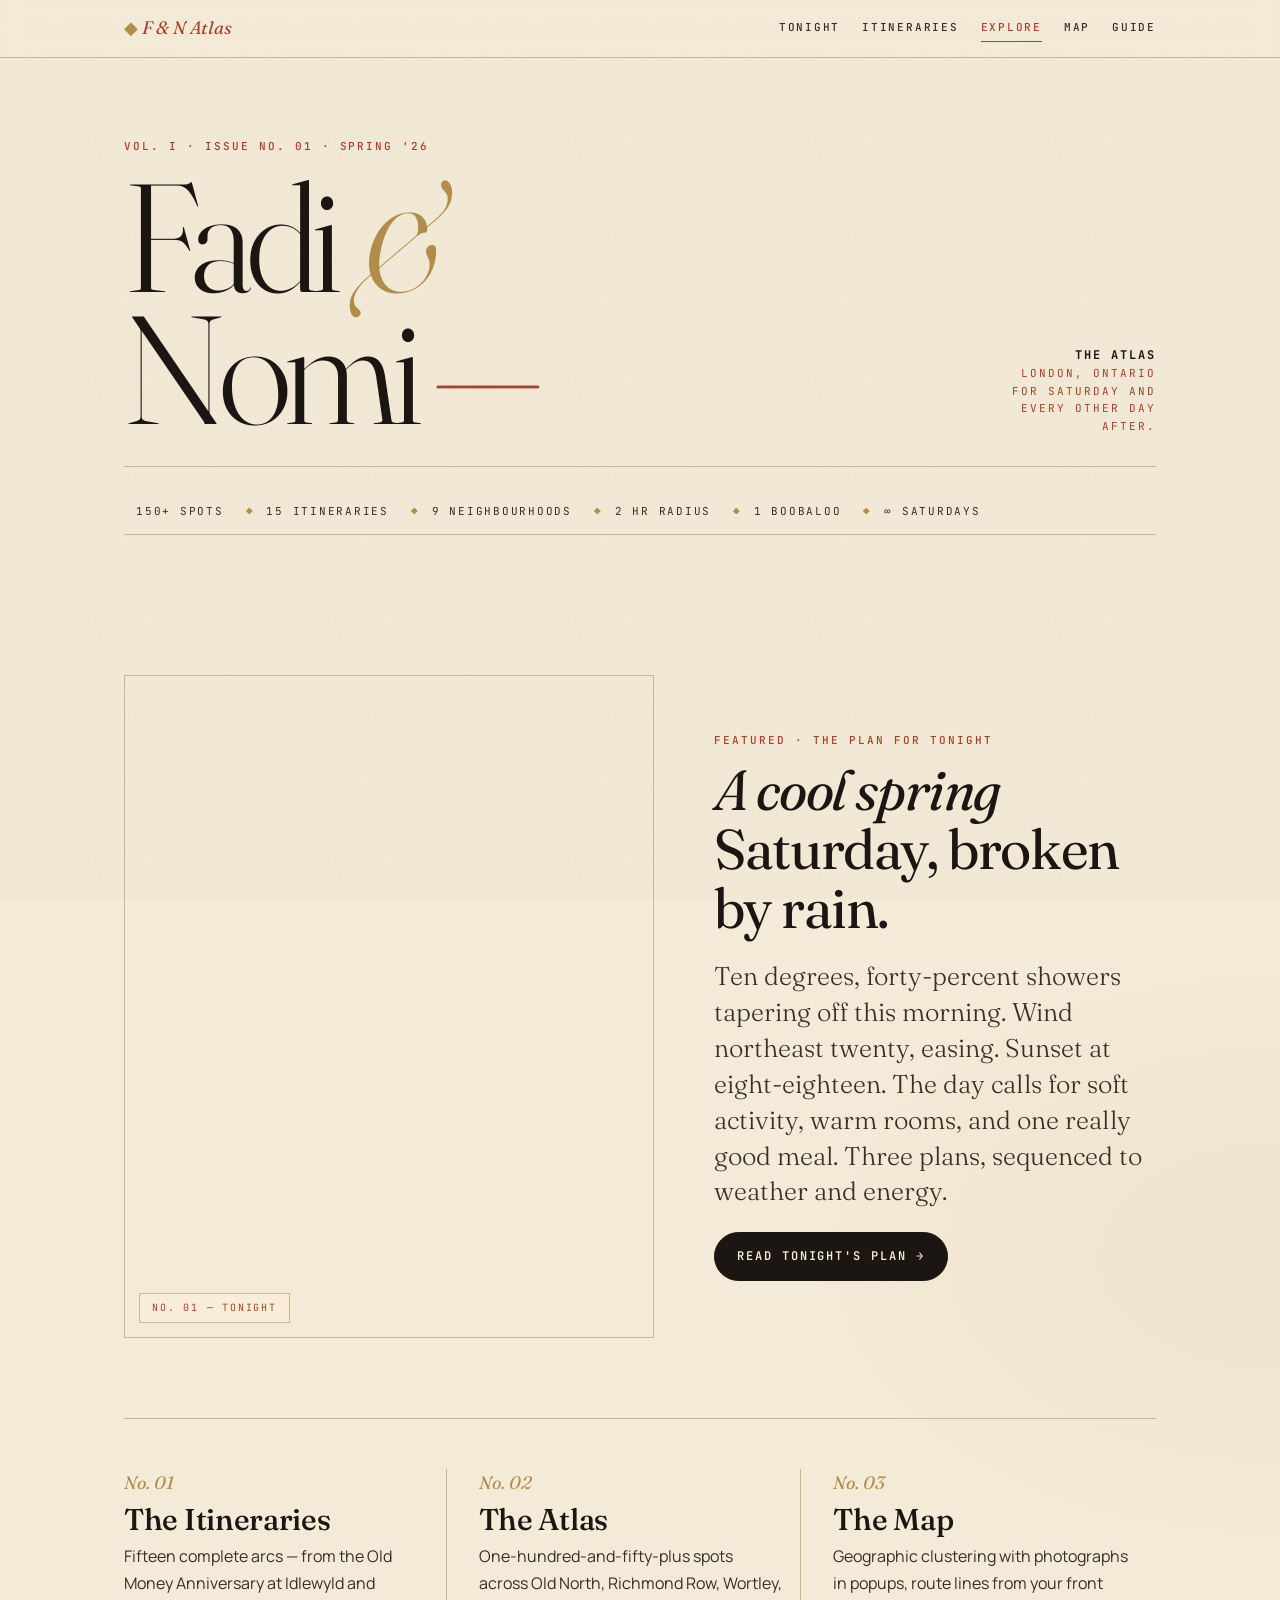
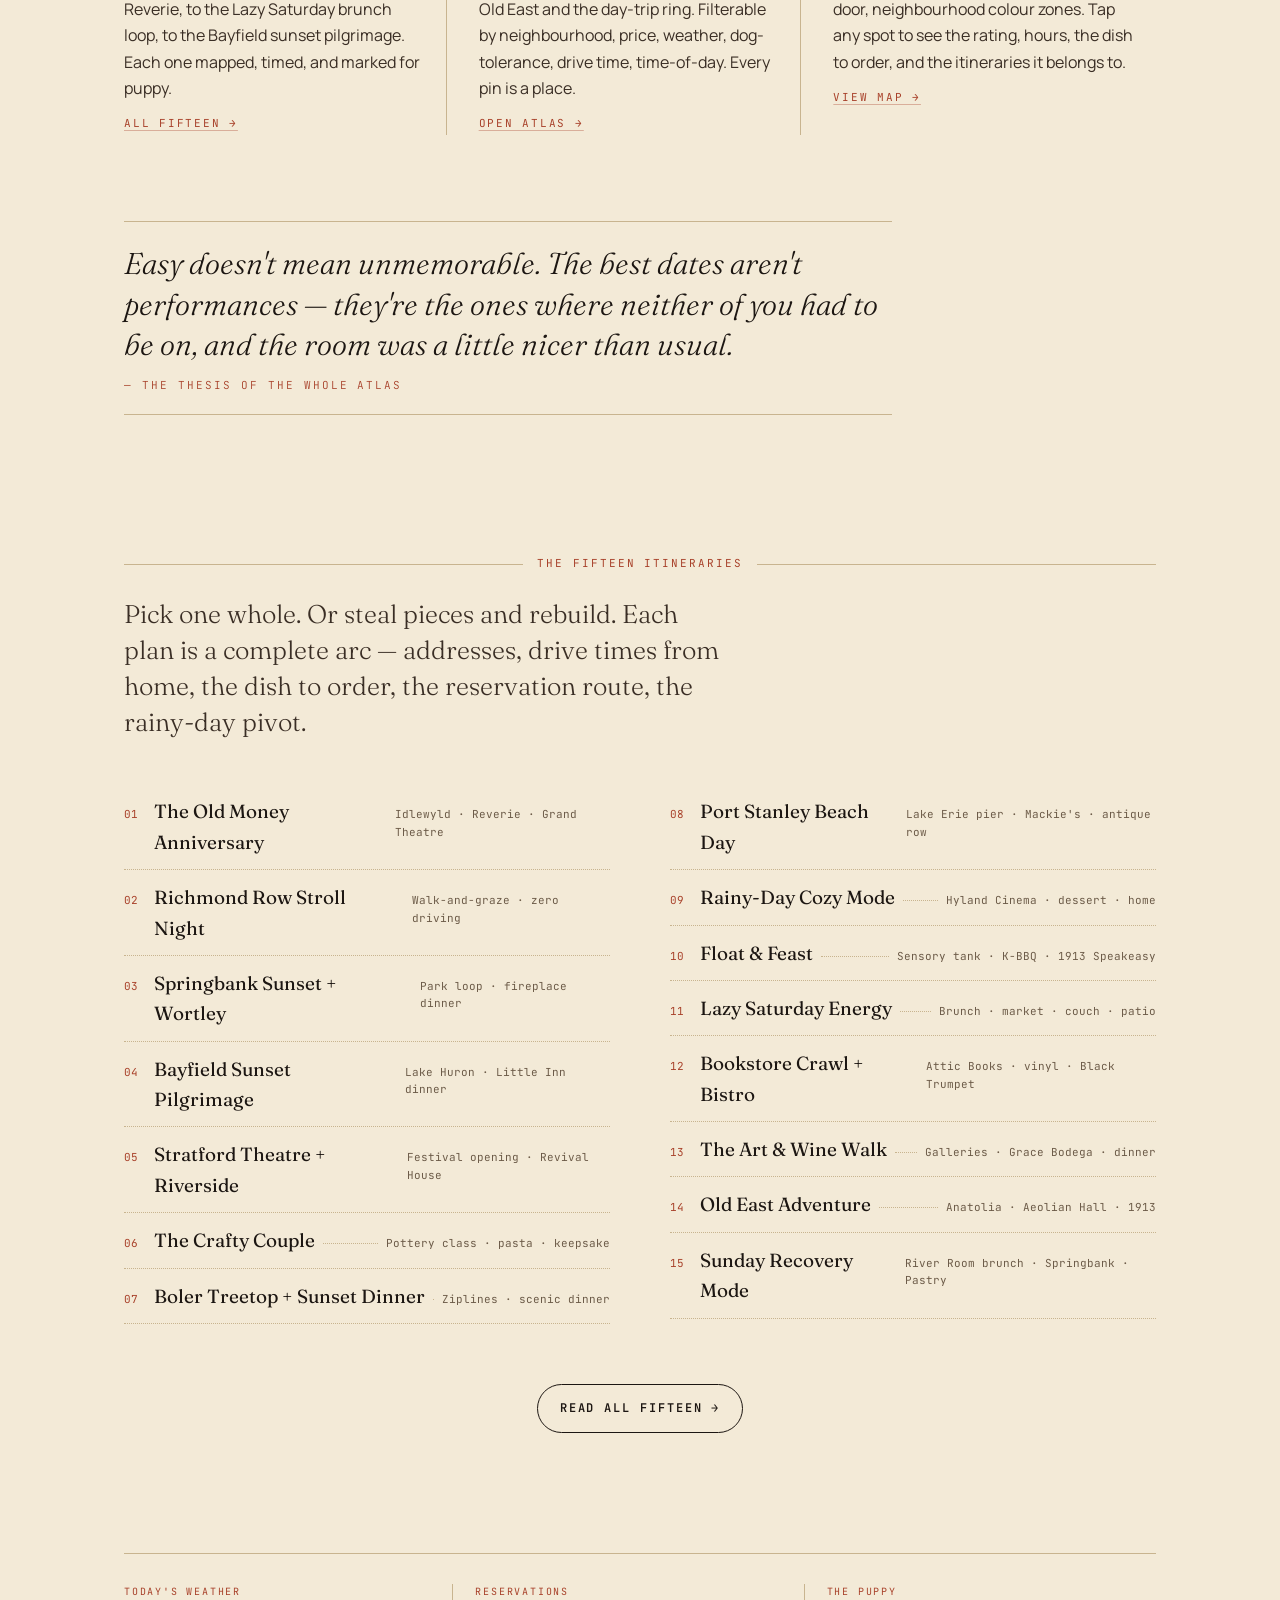
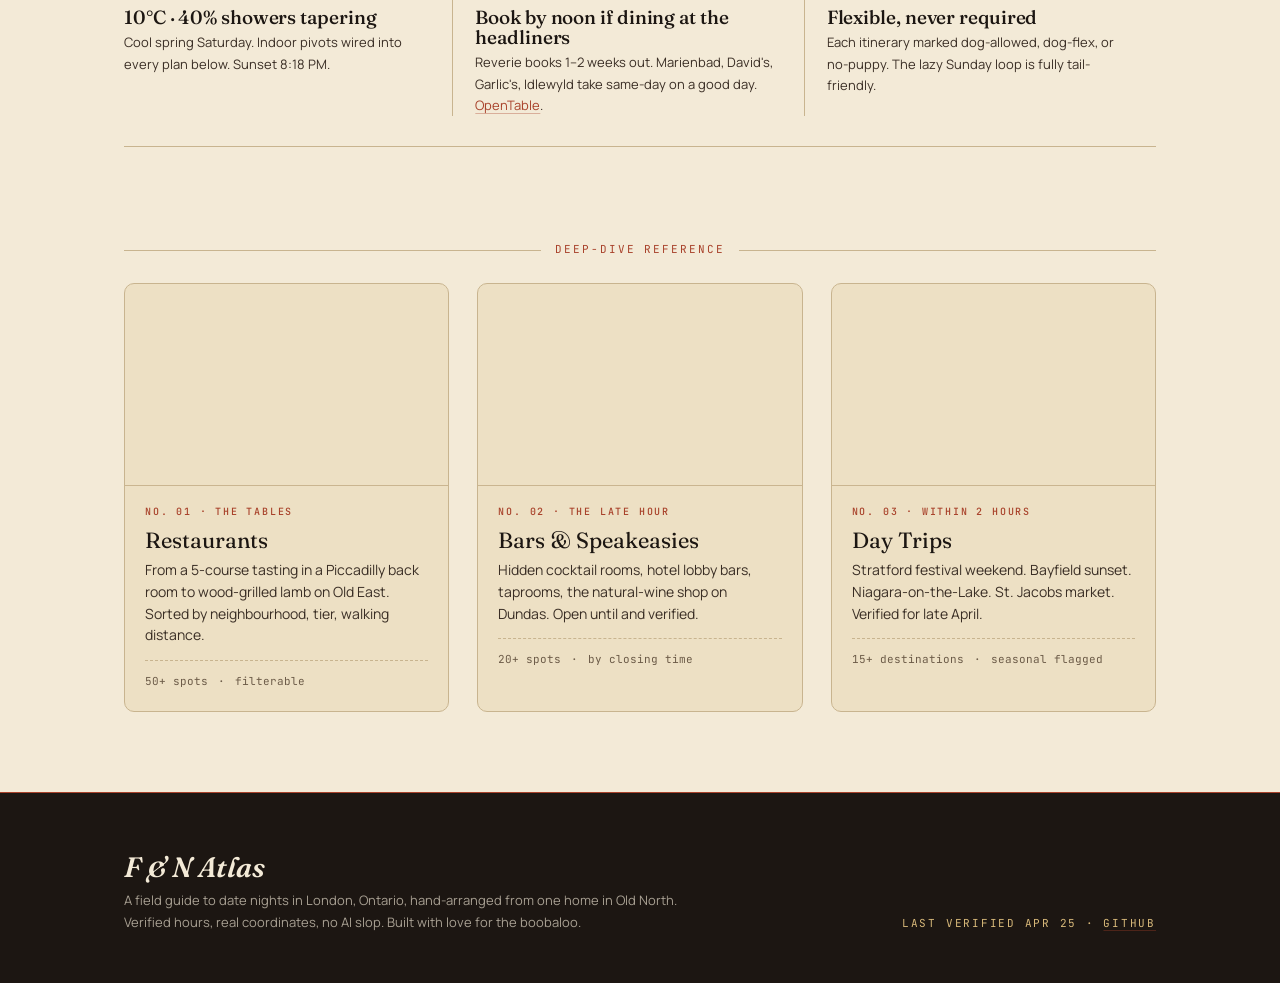
<file: index.html>
<!doctype html>
<html lang="en">
<head>
  <meta charset="utf-8" />
  <meta name="viewport" content="width=device-width, initial-scale=1" />
  <title>Fadi &amp; Nomi — Date Night Atlas, London Ontario</title>
  <meta name="description" content="A field guide to date nights in London, Ontario. 150+ spots, 15 itineraries, weather-aware, hand-arranged." />
  <link rel="stylesheet" href="./assets/style.css" />
  <style>
    /* page-specific tweaks */
    .hero-headline-row {
      display: grid; grid-template-columns: 1fr auto; align-items: end;
      gap: 24px; padding-bottom: 30px; border-bottom: 1px solid var(--rule);
    }
    .hero-issue {
      font-family: var(--mono); font-size: 11px; letter-spacing: 0.18em; text-transform: uppercase;
      color: var(--rust); text-align: right; line-height: 1.6;
    }
    .hero-issue strong { color: var(--ink); display: block; font-size: 12px; }
    .marquee {
      display: flex; gap: 22px; align-items: center;
      padding: 14px 0; margin-top: 22px; border-bottom: 1px solid var(--rule);
      font-family: var(--mono); font-size: 11px; letter-spacing: 0.16em;
      text-transform: uppercase; color: var(--ink-2);
      overflow: hidden; white-space: nowrap;
    }
    .marquee span { display: inline-flex; align-items: center; gap: 12px; }
    .marquee span::before { content: '◆'; color: var(--gold); }
    .marquee span:first-child::before { content: ''; }

    .feature-spread {
      display: grid; grid-template-columns: 1.2fr 1fr; gap: 60px;
      padding: 80px 0; align-items: center;
    }
    @media (max-width: 900px) {
      .feature-spread { grid-template-columns: 1fr; gap: 32px; padding: 56px 0; }
    }
    .feature-spread .photo {
      aspect-ratio: 4/5; background-size: cover; background-position: center;
      border: 1px solid var(--rule); position: relative;
      filter: sepia(0.06) saturate(0.95);
    }
    .feature-spread .photo::after {
      content: 'No. 01 — Tonight'; position: absolute;
      bottom: 14px; left: 14px; padding: 6px 12px;
      background: var(--paper); border: 1px solid var(--rule);
      font-family: var(--mono); font-size: 10px; letter-spacing: 0.18em;
      text-transform: uppercase; color: var(--rust);
    }
    .feature-spread h2 { margin-bottom: 18px; }

    .threecol {
      display: grid; grid-template-columns: repeat(3, 1fr); gap: 32px;
      padding: 50px 0;
    }
    @media (max-width: 900px) { .threecol { grid-template-columns: 1fr; gap: 24px; } }

    .threecol article { padding-right: 16px; border-right: 1px solid var(--rule); }
    .threecol article:last-child { border-right: none; }
    @media (max-width: 900px) { .threecol article { border-right: none; padding-right: 0; padding-bottom: 24px; border-bottom: 1px solid var(--rule); } }
    .threecol h3 { margin-bottom: 8px; }
    .threecol .num { font-family: var(--serif); font-style: italic; color: var(--gold); font-size: 18px; display: block; margin-bottom: 6px; }

    .itinerary-grid {
      display: grid; grid-template-columns: repeat(auto-fill, minmax(300px, 1fr));
      gap: 20px;
    }

    /* index of itineraries — printed-paper menu style */
    .menu-list { padding: 30px 0; columns: 2; column-gap: 60px; }
    @media (max-width: 720px) { .menu-list { columns: 1; } }
    .menu-list .leader {
      break-inside: avoid;
      padding: 12px 0;
      border-bottom: 1px dotted var(--rule);
    }
    .menu-list .leader a { text-decoration: none; }
    .menu-list .num { font-family: var(--mono); color: var(--rust); margin-right: 8px; font-size: 11px; }
    .menu-list .name { font-family: var(--serif); font-size: 19px; color: var(--ink); }
    .menu-list .name em { color: var(--rust); font-style: italic; }
    .menu-list .meta { font-family: var(--mono); font-size: 11px; color: var(--muted); }

    .alert-strip {
      display: grid; grid-template-columns: repeat(3, 1fr); gap: 22px;
      padding: 30px 0; border-top: 1px solid var(--rule); border-bottom: 1px solid var(--rule);
      margin: 40px 0;
    }
    @media (max-width: 720px) { .alert-strip { grid-template-columns: 1fr; gap: 16px; } }
    .alert-strip .a { padding: 0 22px 0 0; border-right: 1px solid var(--rule); }
    .alert-strip .a:last-child { border-right: none; }
    .alert-strip .a .label {
      font-family: var(--mono); font-size: 10px; letter-spacing: 0.18em;
      text-transform: uppercase; color: var(--rust); margin-bottom: 8px;
    }
    .alert-strip .a h4 { font-family: var(--serif); font-size: 19px; font-weight: 500; margin-bottom: 4px; }
    .alert-strip .a p { font-size: 13px; color: var(--ink-2); }
  </style>
</head>
<body>

  <nav class="topnav">
    <div class="topnav-inner">
      <a class="topnav-mark" href="./index.html">F &amp; N <em class="italic">Atlas</em></a>
      <div class="topnav-links">
        <a href="./today.html">Tonight</a>
        <a href="./itineraries.html">Itineraries</a>
        <a href="./explore.html" class="active">Explore</a>
        <a href="./map.html">Map</a>
        <a href="./guide.html">Guide</a>
      </div>
    </div>
  </nav>

  <main class="container">

    <!-- HERO -->
    <header class="hero">
      <div class="hero-headline-row">
        <div>
          <div class="eyebrow">Vol. I · Issue No. 01 · Spring '26</div>
          <h1 class="hero-headline" style="margin-top: 16px;">Fadi <span class="amp">&amp;</span><br/>Nomi <em>—</em></h1>
        </div>
        <div class="hero-issue">
          <strong>The Atlas</strong>
          London, Ontario<br/>
          For Saturday and<br/>every other day<br/>after.
        </div>
      </div>

      <div class="marquee">
        <span>150+ Spots</span>
        <span>15 Itineraries</span>
        <span>9 Neighbourhoods</span>
        <span>2 Hr Radius</span>
        <span>1 Boobaloo</span>
        <span>∞ Saturdays</span>
      </div>
    </header>

    <!-- FEATURED — TONIGHT -->
    <section class="feature-spread">
      <div class="photo" style="background-image: url('https://upload.wikimedia.org/wikipedia/commons/thumb/c/c4/London%2C_Ontario%2C_at_dusk.jpg/1200px-London%2C_Ontario%2C_at_dusk.jpg');"></div>
      <div>
        <div class="eyebrow">Featured · The Plan for Tonight</div>
        <h2 style="margin-top: 12px;"><em class="italic">A cool spring</em><br/>Saturday, broken<br/>by rain.</h2>
        <p class="lede" style="margin: 22px 0;">Ten degrees, forty-percent showers tapering off this morning. Wind northeast twenty, easing. Sunset at eight-eighteen. The day calls for soft activity, warm rooms, and one really good meal. Three plans, sequenced to weather and energy.</p>
        <a class="btn" href="./today.html">Read Tonight's Plan →</a>
      </div>
    </section>

    <!-- THREE PILLARS -->
    <section class="threecol">
      <article>
        <span class="num"><em class="italic">No. 01</em></span>
        <h3>The Itineraries</h3>
        <p>Fifteen complete arcs — from the Old Money Anniversary at Idlewyld and Reverie, to the Lazy Saturday brunch loop, to the Bayfield sunset pilgrimage. Each one mapped, timed, and marked for puppy.</p>
        <a href="./itineraries.html" style="display: inline-block; margin-top: 14px; font-family: var(--mono); font-size: 11px; letter-spacing: 0.16em; text-transform: uppercase;">All Fifteen →</a>
      </article>
      <article>
        <span class="num"><em class="italic">No. 02</em></span>
        <h3>The Atlas</h3>
        <p>One-hundred-and-fifty-plus spots across Old North, Richmond Row, Wortley, Old East and the day-trip ring. Filterable by neighbourhood, price, weather, dog-tolerance, drive time, time-of-day. Every pin is a place.</p>
        <a href="./explore.html" style="display: inline-block; margin-top: 14px; font-family: var(--mono); font-size: 11px; letter-spacing: 0.16em; text-transform: uppercase;">Open Atlas →</a>
      </article>
      <article>
        <span class="num"><em class="italic">No. 03</em></span>
        <h3>The Map</h3>
        <p>Geographic clustering with photographs in popups, route lines from your front door, neighbourhood colour zones. Tap any spot to see the rating, hours, the dish to order, and the itineraries it belongs to.</p>
        <a href="./map.html" style="display: inline-block; margin-top: 14px; font-family: var(--mono); font-size: 11px; letter-spacing: 0.16em; text-transform: uppercase;">View Map →</a>
      </article>
    </section>

    <!-- PULL QUOTE -->
    <div class="container--narrow">
      <blockquote class="pull">
        Easy doesn't mean unmemorable. The best dates aren't performances — they're the ones where neither of you had to be on, and the room was a little nicer than usual.
        <cite>— The thesis of the whole atlas</cite>
      </blockquote>
    </div>

    <!-- THE FIFTEEN — printed menu style -->
    <section>
      <div class="divider">The Fifteen Itineraries</div>
      <p class="lede" style="margin-bottom: 14px;">Pick one whole. Or steal pieces and rebuild. Each plan is a complete arc — addresses, drive times from home, the dish to order, the reservation route, the rainy-day pivot.</p>

      <div class="menu-list" id="menuList"></div>

      <div style="text-align: center; margin-top: 30px;">
        <a class="btn btn--ghost" href="./itineraries.html">Read All Fifteen →</a>
      </div>
    </section>

    <!-- WEATHER + LOGISTICS STRIP -->
    <div class="alert-strip">
      <div class="a">
        <div class="label">Today's Weather</div>
        <h4>10°C · 40% showers tapering</h4>
        <p>Cool spring Saturday. Indoor pivots wired into every plan below. Sunset 8:18 PM.</p>
      </div>
      <div class="a">
        <div class="label">Reservations</div>
        <h4>Book by noon if dining at the headliners</h4>
        <p>Reverie books 1–2 weeks out. Marienbad, David's, Garlic's, Idlewyld take same-day on a good day. <a href="https://www.opentable.ca/london-restaurants" target="_blank" rel="noopener">OpenTable</a>.</p>
      </div>
      <div class="a">
        <div class="label">The Puppy</div>
        <h4>Flexible, never required</h4>
        <p>Each itinerary marked dog-allowed, dog-flex, or no-puppy. The lazy Sunday loop is fully tail-friendly.</p>
      </div>
    </div>

    <!-- DEEP DIVE LINKS -->
    <section style="padding-top: 30px;">
      <div class="divider">Deep-Dive Reference</div>
      <div class="grid grid-12">
        <a class="card col-4" href="./explore.html?cat=restaurant">
          <div class="card-image" style="background-image: url('https://upload.wikimedia.org/wikipedia/commons/thumb/2/29/Restaurant_table.jpg/1200px-Restaurant_table.jpg');"></div>
          <div class="card-body">
            <div class="card-eyebrow">No. 01 · The Tables</div>
            <div class="card-title">Restaurants</div>
            <div class="card-desc">From a 5-course tasting in a Piccadilly back room to wood-grilled lamb on Old East. Sorted by neighbourhood, tier, walking distance.</div>
            <div class="card-meta"><span>50+ spots</span><span>·</span><span>filterable</span></div>
          </div>
        </a>
        <a class="card col-4" href="./explore.html?cat=bar">
          <div class="card-image" style="background-image: url('https://upload.wikimedia.org/wikipedia/commons/thumb/1/14/Cocktail_glass_with_strawberry.jpg/1200px-Cocktail_glass_with_strawberry.jpg');"></div>
          <div class="card-body">
            <div class="card-eyebrow">No. 02 · The Late Hour</div>
            <div class="card-title">Bars &amp; Speakeasies</div>
            <div class="card-desc">Hidden cocktail rooms, hotel lobby bars, taprooms, the natural-wine shop on Dundas. Open until and verified.</div>
            <div class="card-meta"><span>20+ spots</span><span>·</span><span>by closing time</span></div>
          </div>
        </a>
        <a class="card col-4" href="./explore.html?cat=daytrip">
          <div class="card-image" style="background-image: url('https://upload.wikimedia.org/wikipedia/commons/thumb/8/85/Stratford_Avon_river_swans.jpg/1200px-Stratford_Avon_river_swans.jpg');"></div>
          <div class="card-body">
            <div class="card-eyebrow">No. 03 · Within 2 Hours</div>
            <div class="card-title">Day Trips</div>
            <div class="card-desc">Stratford festival weekend. Bayfield sunset. Niagara-on-the-Lake. St. Jacobs market. Verified for late April.</div>
            <div class="card-meta"><span>15+ destinations</span><span>·</span><span>seasonal flagged</span></div>
          </div>
        </a>
      </div>
    </section>

  </main>

  <footer>
    <div class="container">
      <div>
        <h4 style="font-style: italic;">F &amp; N Atlas</h4>
        <p style="margin-top: 8px;">A field guide to date nights in London, Ontario, hand-arranged from one home in Old North. Verified hours, real coordinates, no AI slop. Built with love for the boobaloo.</p>
      </div>
      <div class="footer-meta">
        Last verified Apr 25 · <a href="https://github.com/FadiBahodi/fadi-nomi-date-night">github</a>
      </div>
    </div>
  </footer>

  <script>
    const ITINS = [
      {n:'01', t:'The Old Money Anniversary',     m:'Idlewyld · Reverie · Grand Theatre',         tag:'splurge'},
      {n:'02', t:'Richmond Row Stroll Night',     m:'Walk-and-graze · zero driving',              tag:'walkable'},
      {n:'03', t:'Springbank Sunset + Wortley',   m:'Park loop · fireplace dinner',               tag:'classic'},
      {n:'04', t:'Bayfield Sunset Pilgrimage',    m:'Lake Huron · Little Inn dinner',             tag:'daytrip'},
      {n:'05', t:'Stratford Theatre + Riverside', m:'Festival opening · Revival House',           tag:'daytrip'},
      {n:'06', t:'The Crafty Couple',             m:'Pottery class · pasta · keepsake',           tag:'rain-proof'},
      {n:'07', t:'Boler Treetop + Sunset Dinner', m:'Ziplines · scenic dinner',                   tag:'playful'},
      {n:'08', t:'Port Stanley Beach Day',        m:'Lake Erie pier · Mackie\'s · antique row',   tag:'daytrip'},
      {n:'09', t:'Rainy-Day Cozy Mode',           m:'Hyland Cinema · dessert · home',             tag:'rain-proof'},
      {n:'10', t:'Float &amp; Feast',              m:'Sensory tank · K-BBQ · 1913 Speakeasy',      tag:'novelty'},
      {n:'11', t:'Lazy Saturday Energy',          m:'Brunch · market · couch · patio',            tag:'low-effort'},
      {n:'12', t:'Bookstore Crawl + Bistro',      m:'Attic Books · vinyl · Black Trumpet',        tag:'quiet'},
      {n:'13', t:'The Art &amp; Wine Walk',        m:'Galleries · Grace Bodega · dinner',          tag:'cultured'},
      {n:'14', t:'Old East Adventure',            m:'Anatolia · Aeolian Hall · 1913',             tag:'neighbourhood'},
      {n:'15', t:'Sunday Recovery Mode',          m:'River Room brunch · Springbank · Pastry',    tag:'sunday'},
    ];
    const list = document.getElementById('menuList');
    ITINS.forEach(i => {
      const el = document.createElement('div');
      el.className = 'leader';
      el.innerHTML = `
        <a href="./itineraries.html#i${parseInt(i.n)}" style="display:flex; flex:1; align-items:baseline; gap:8px;">
          <span class="num">${i.n}</span>
          <span class="name">${i.t}</span>
          <span class="l"></span>
          <span class="meta">${i.m}</span>
        </a>`;
      list.appendChild(el);
    });
  </script>
</body>
</html>
</file>
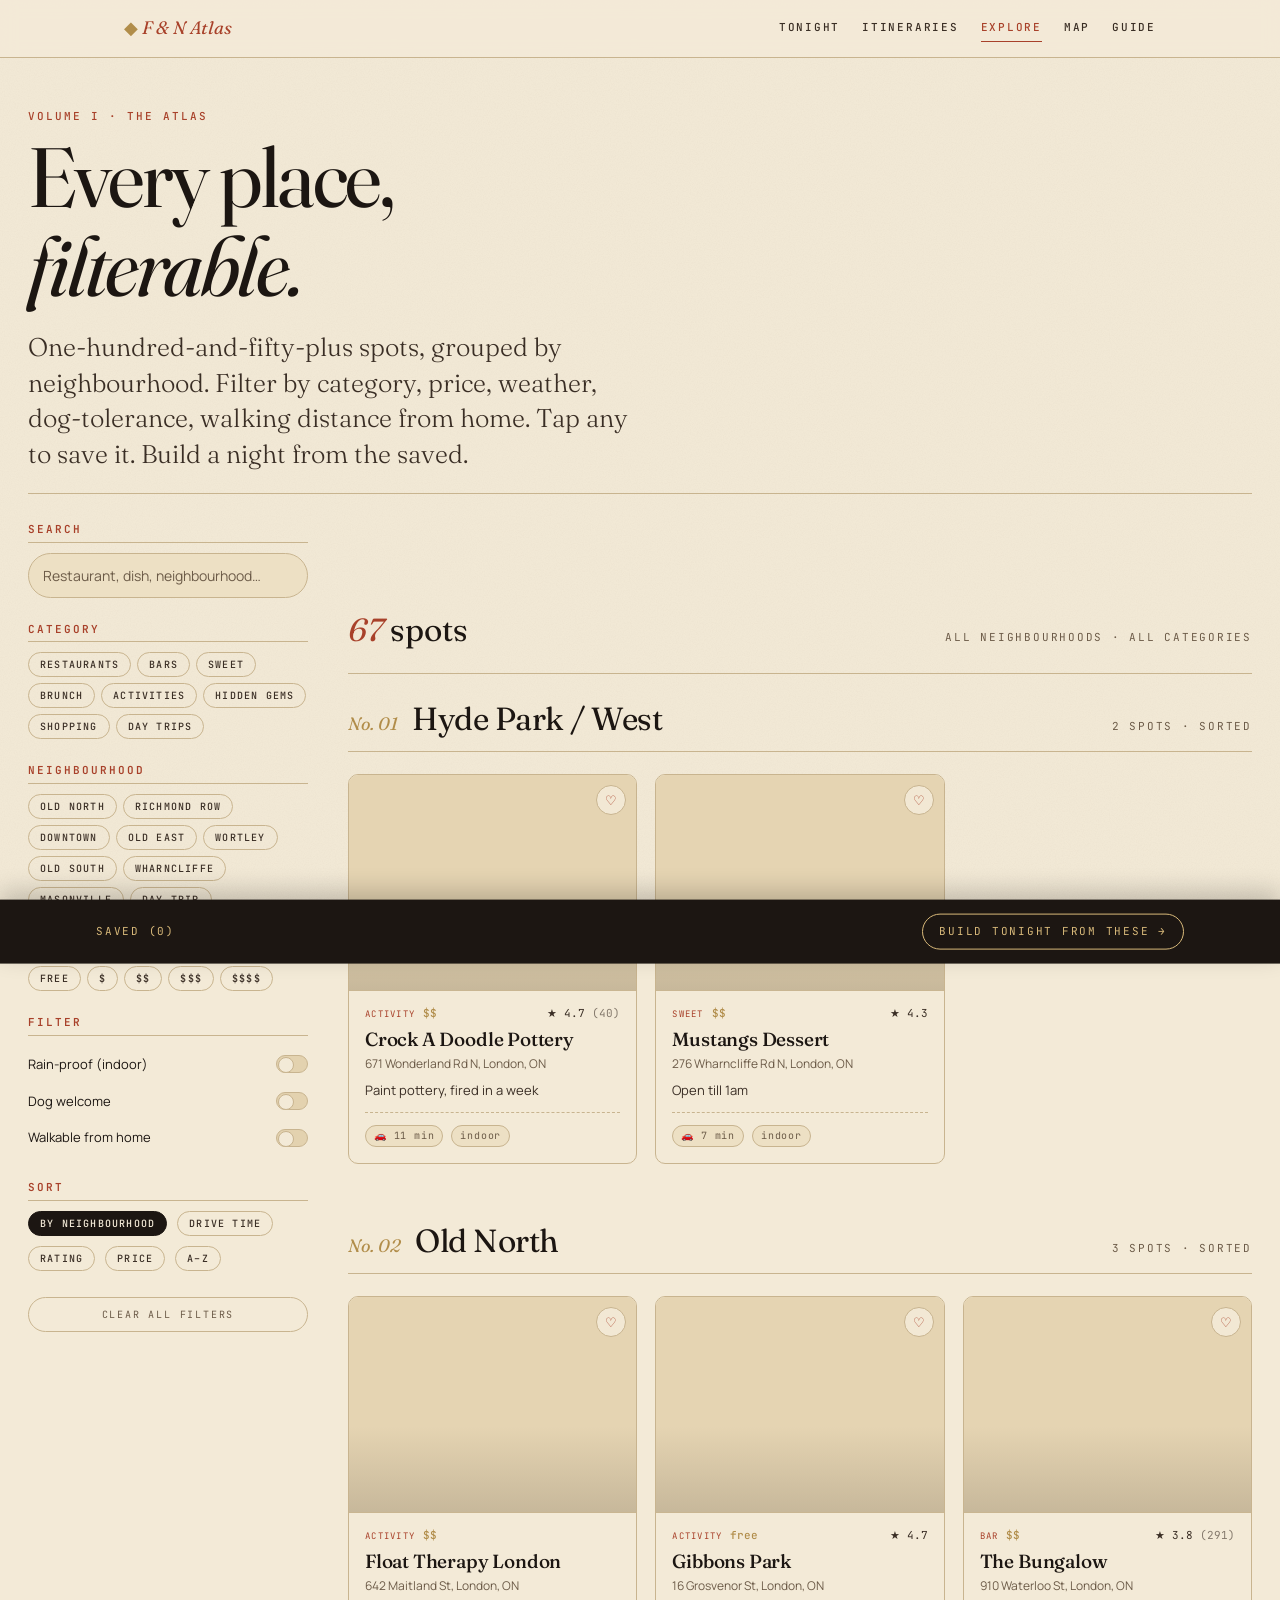
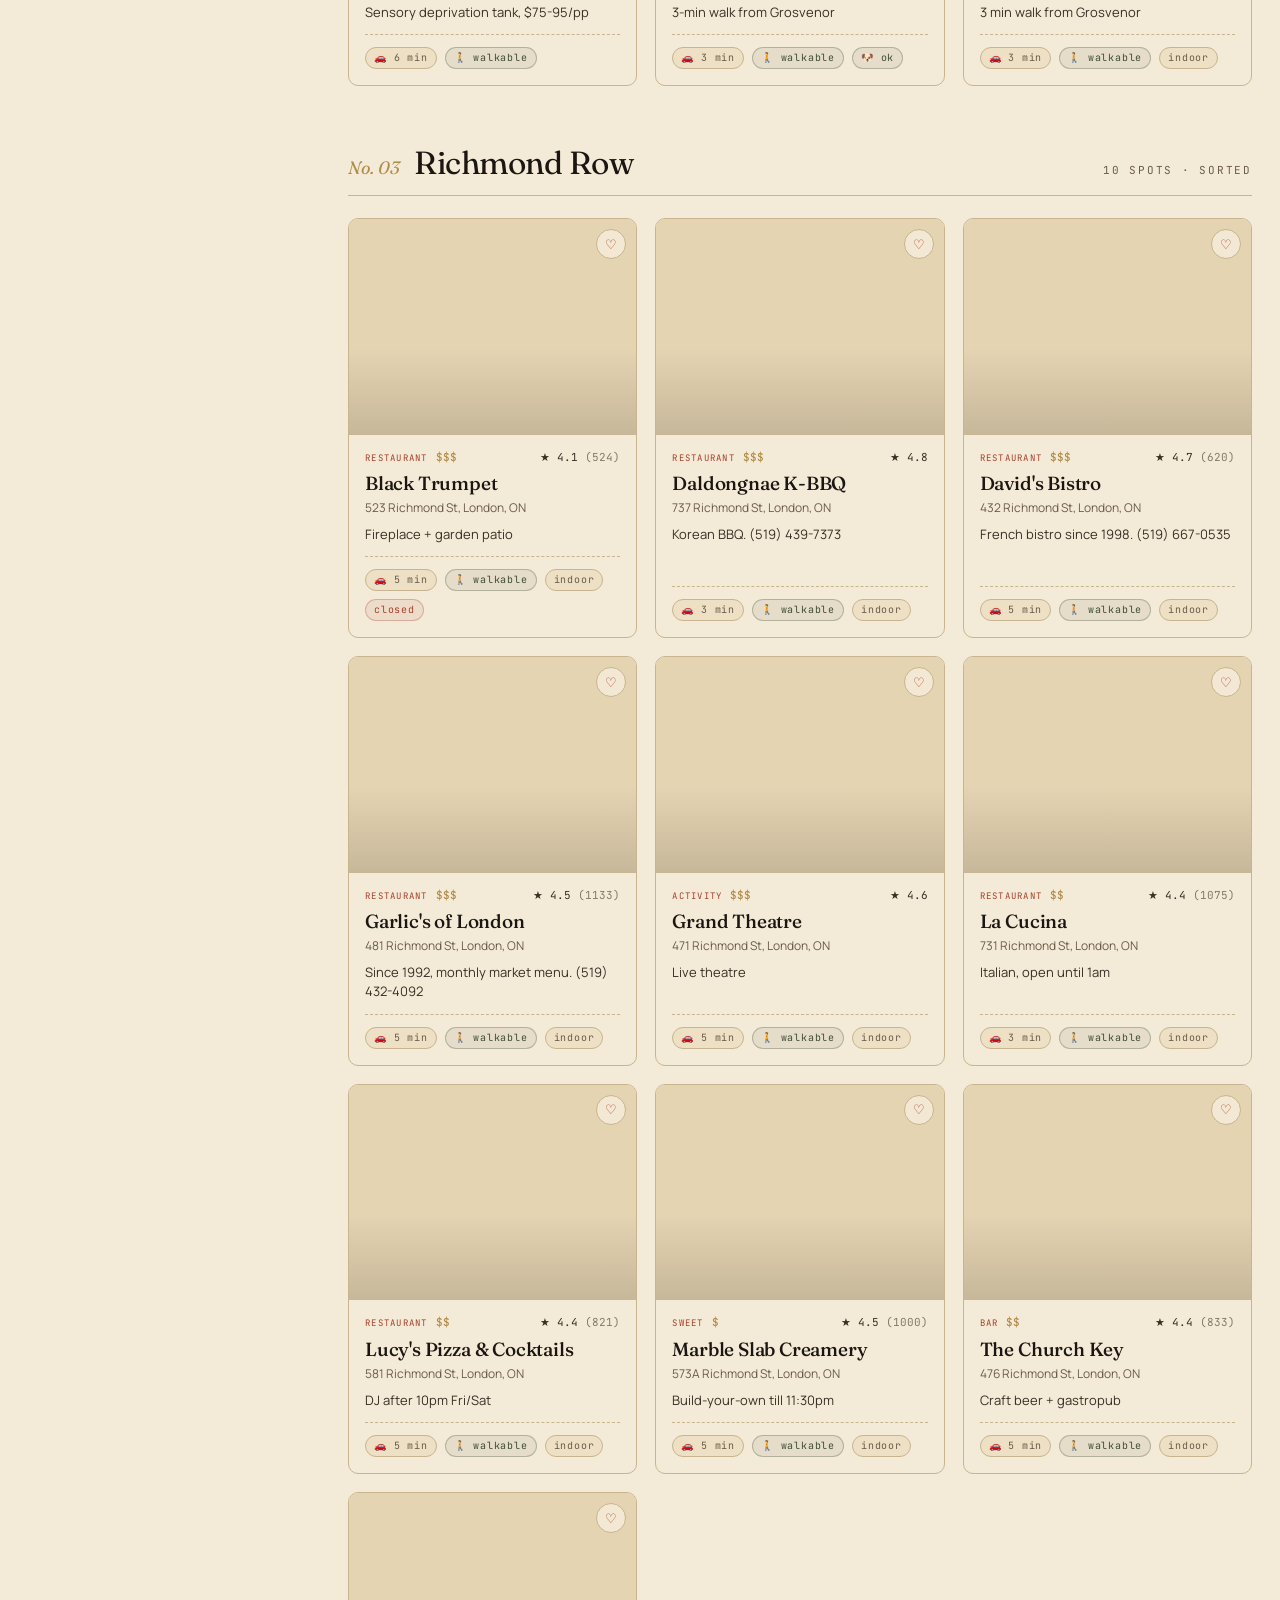
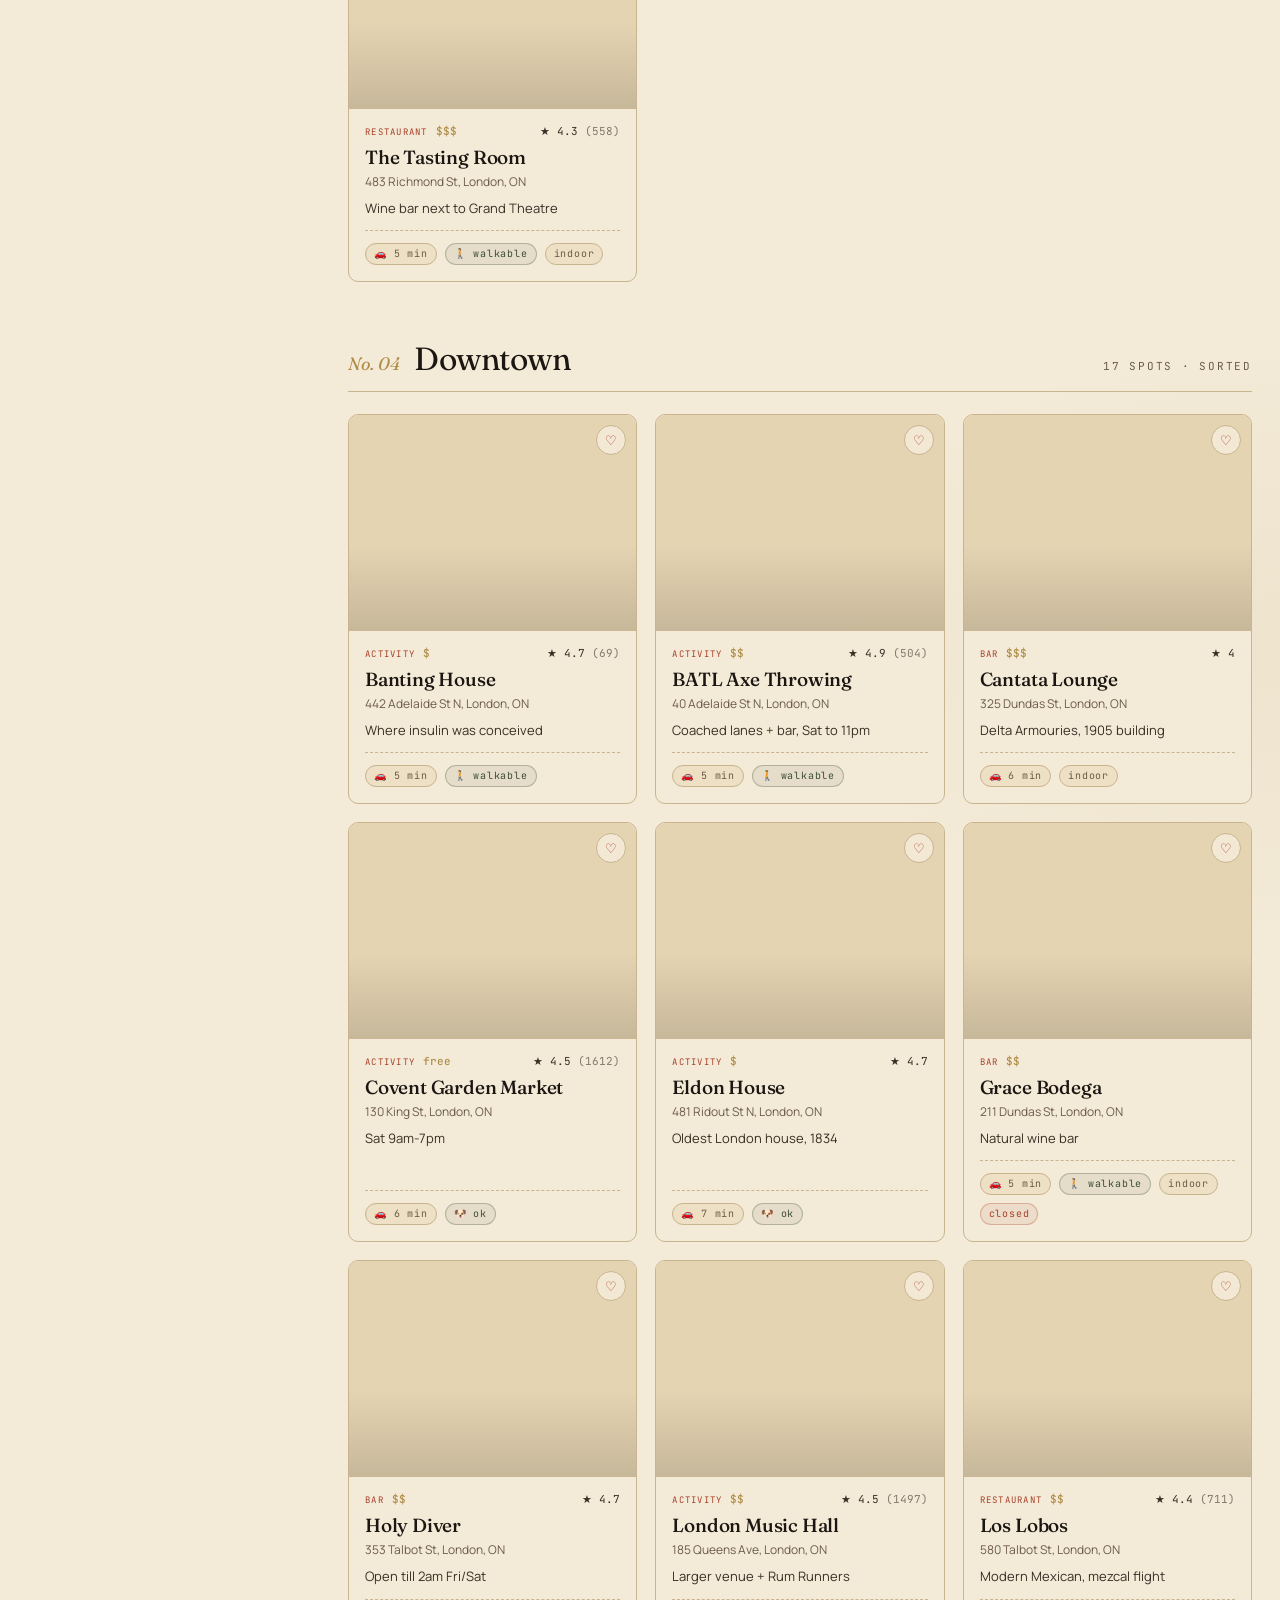
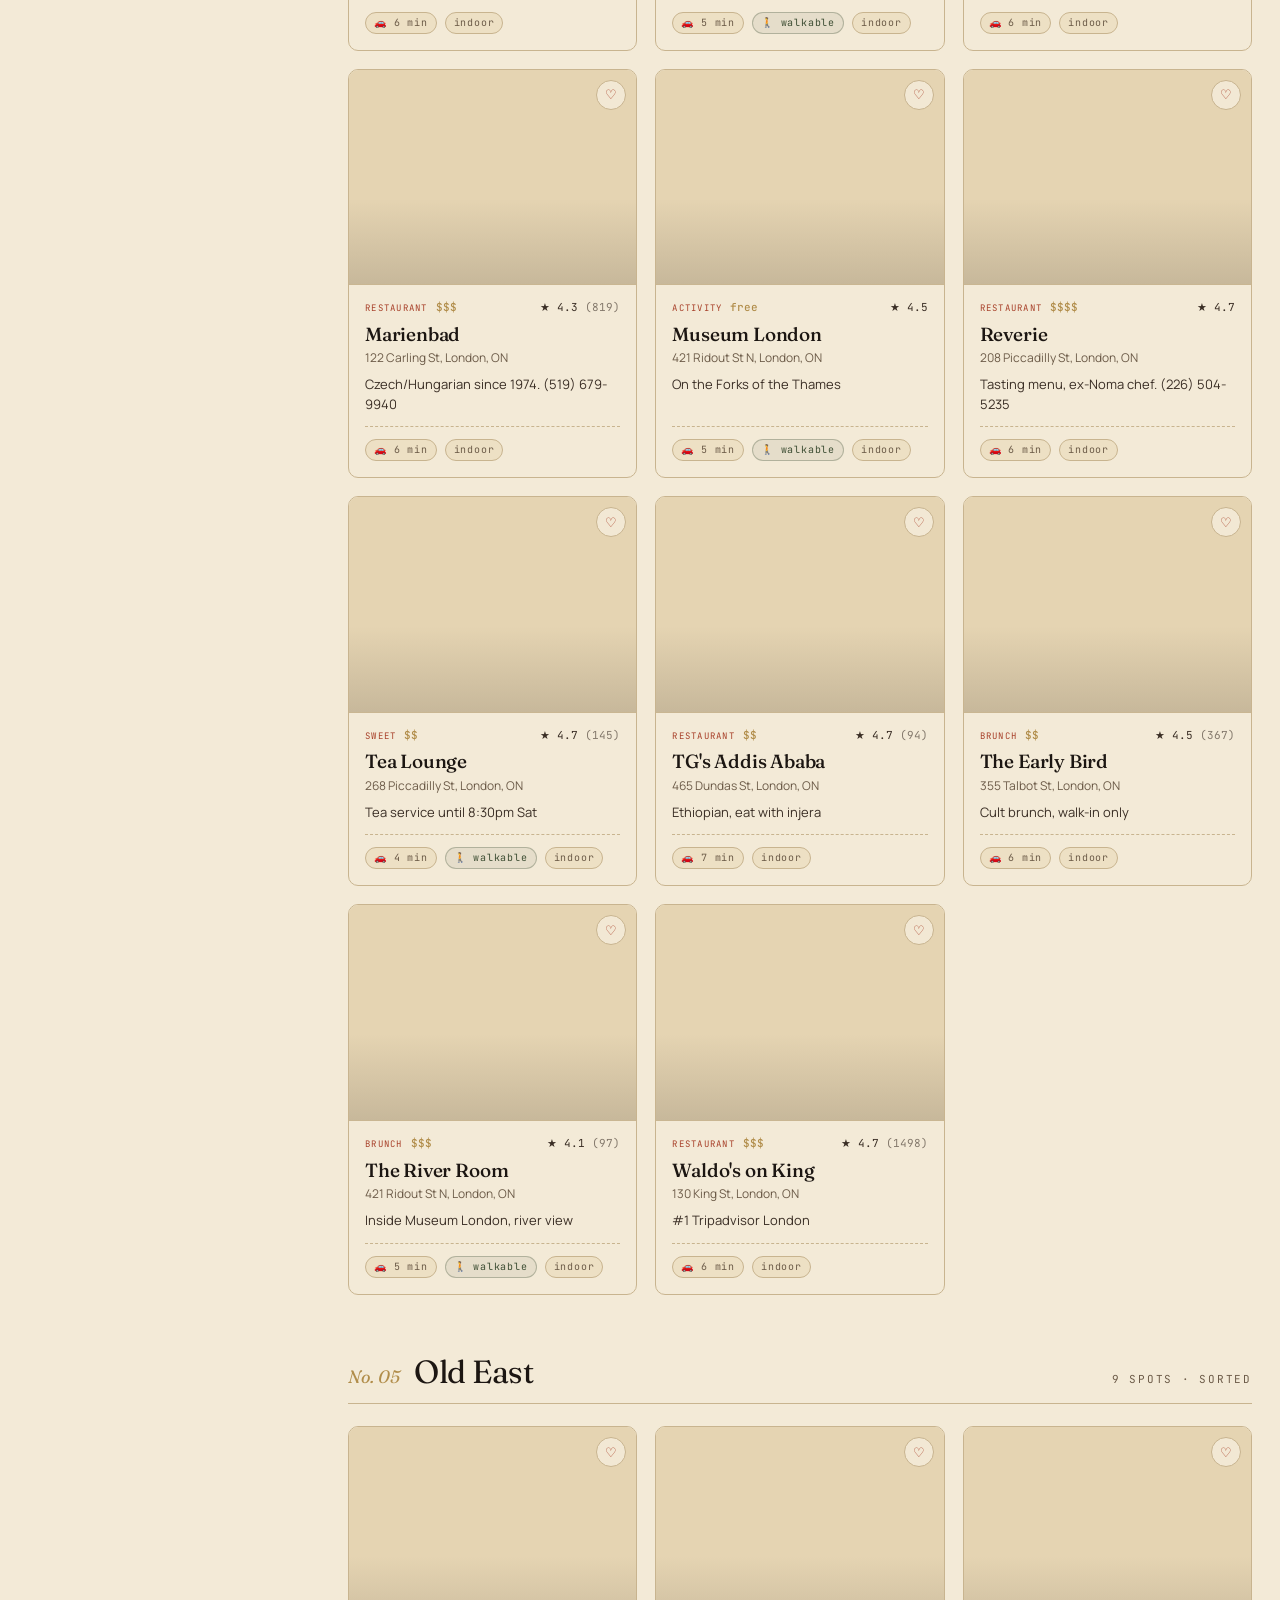
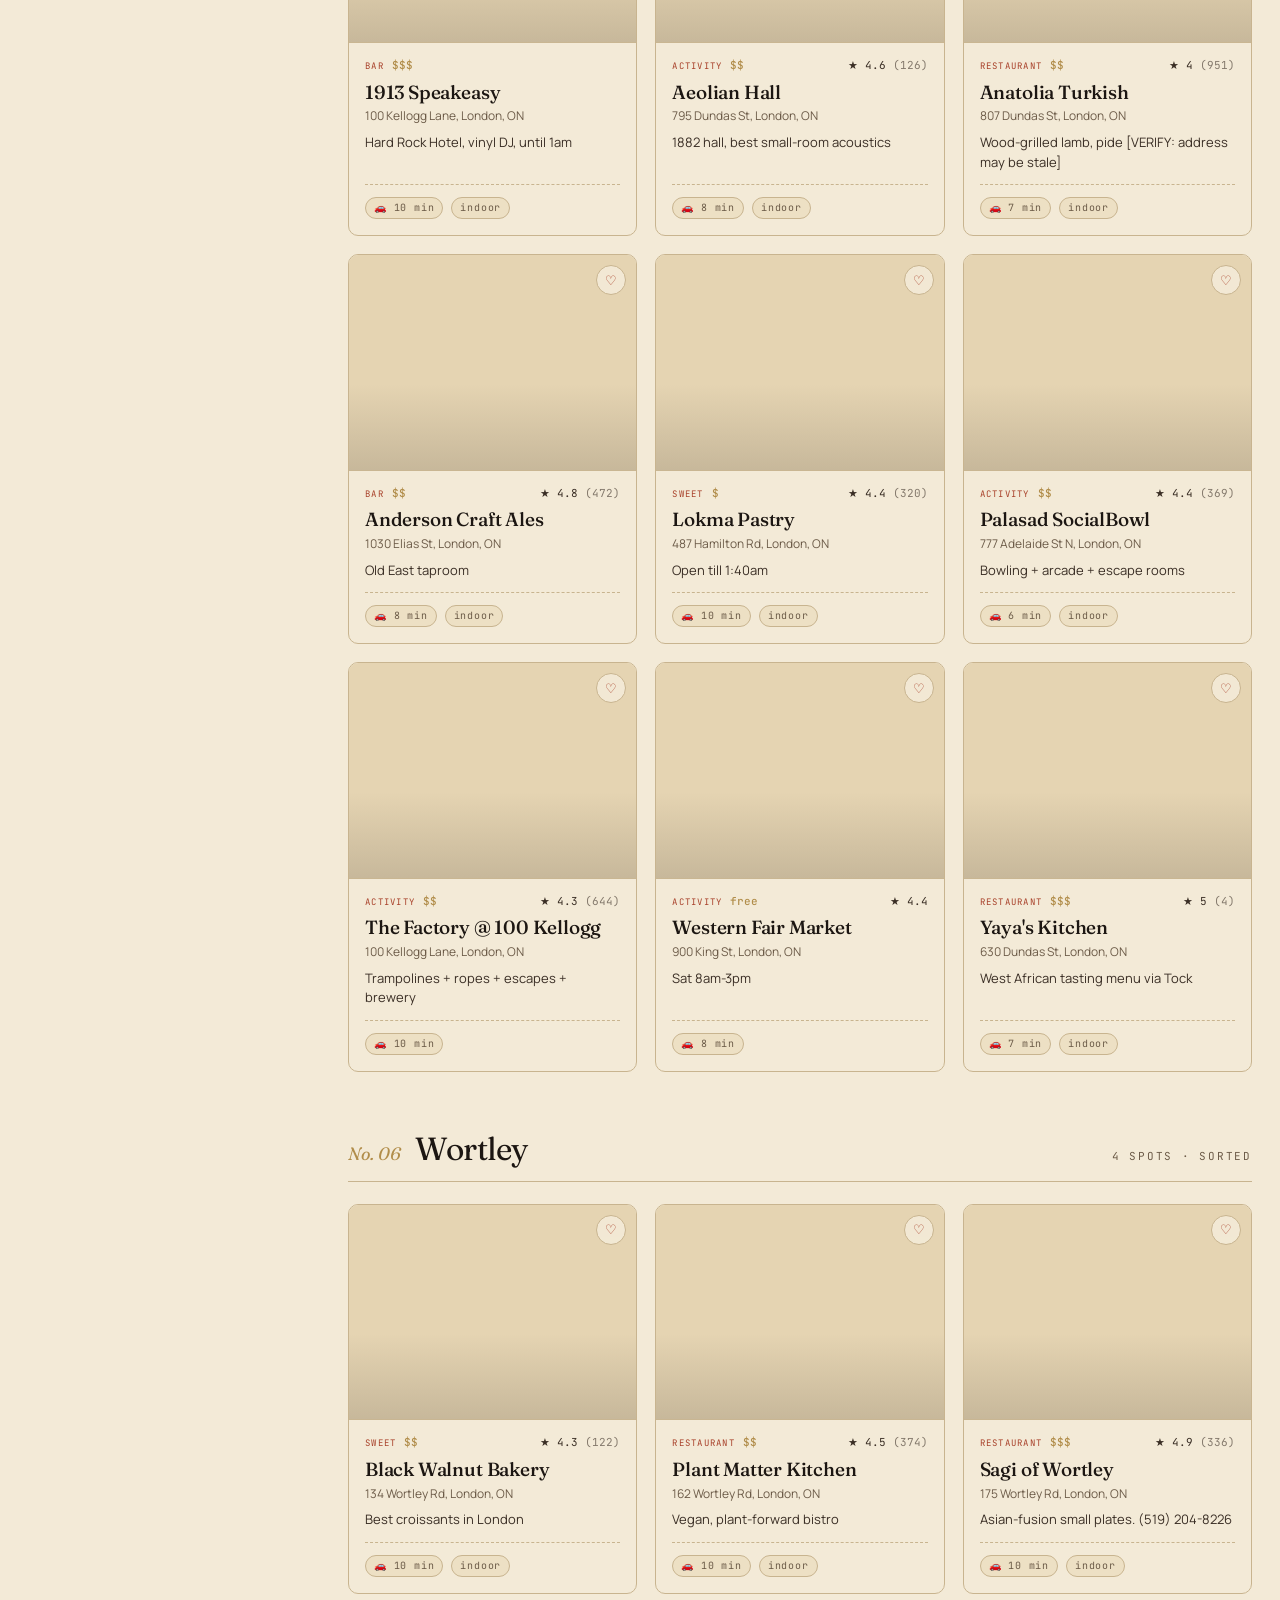
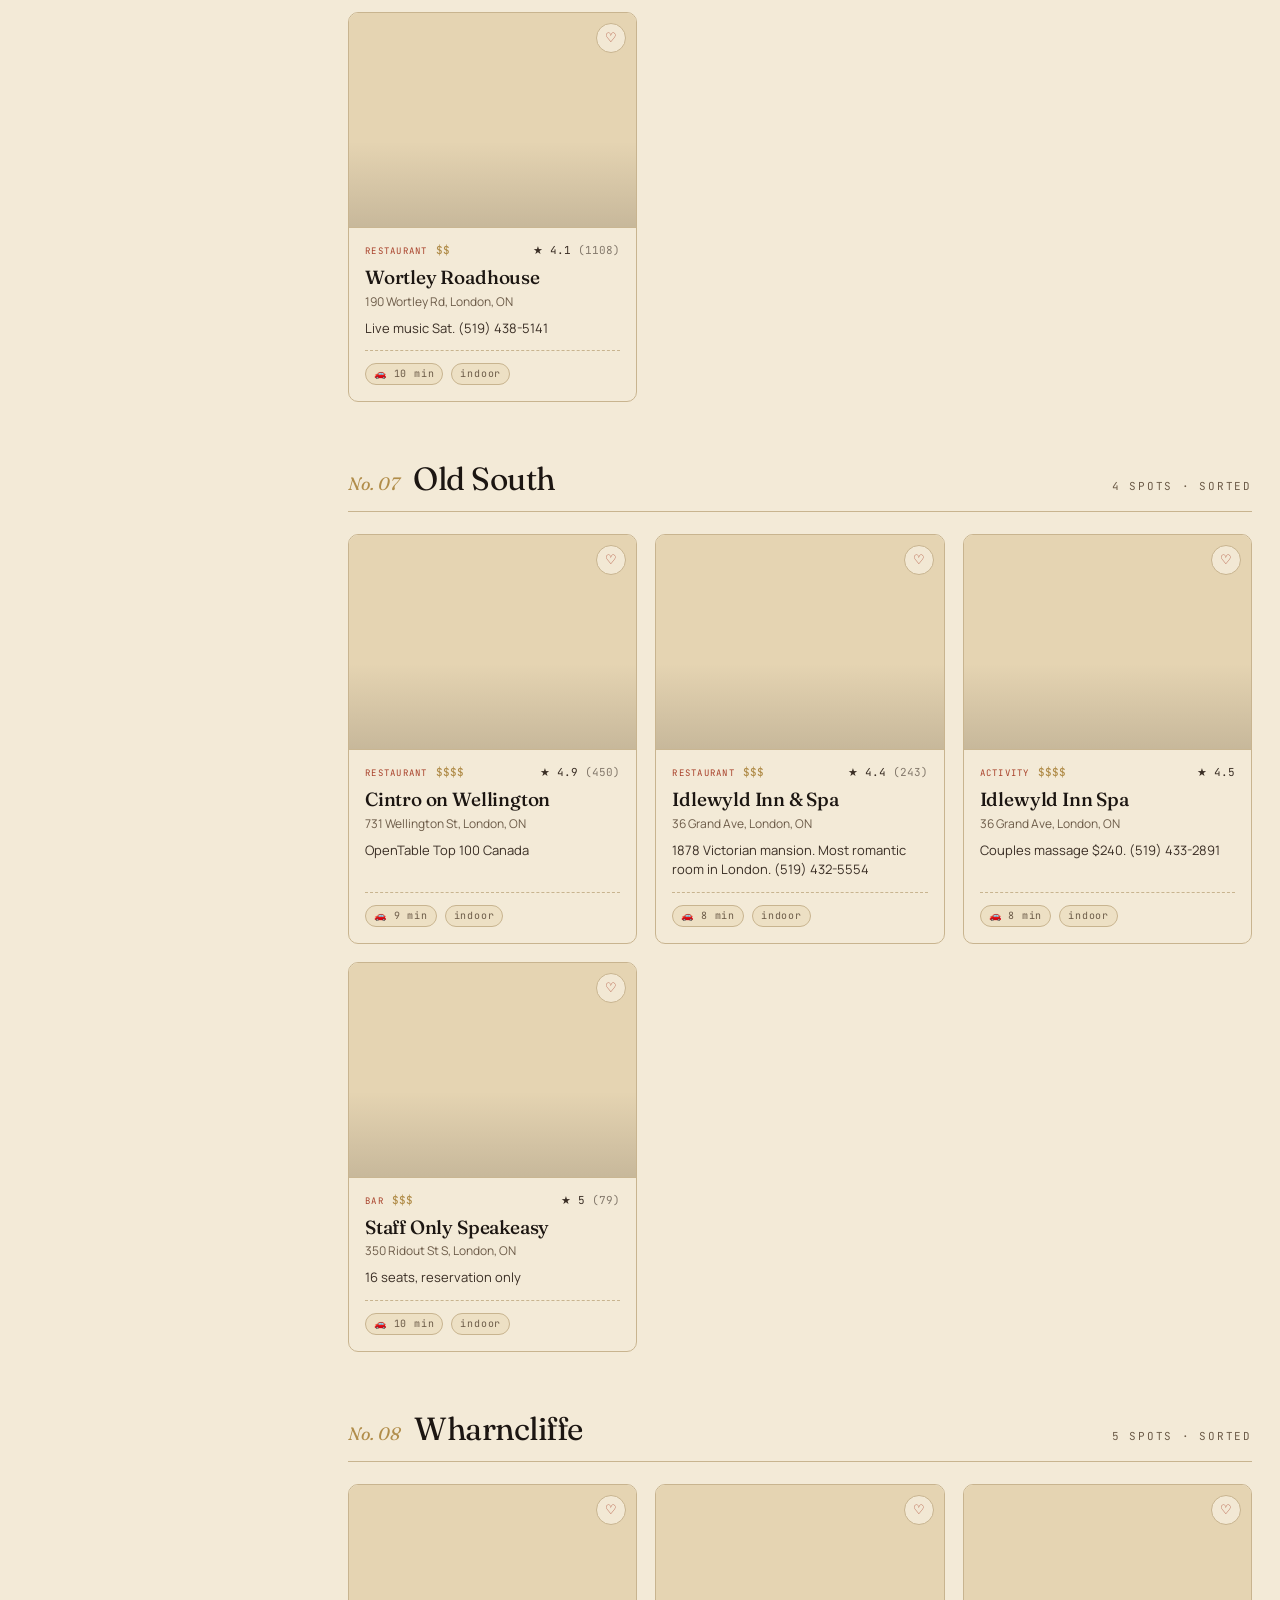
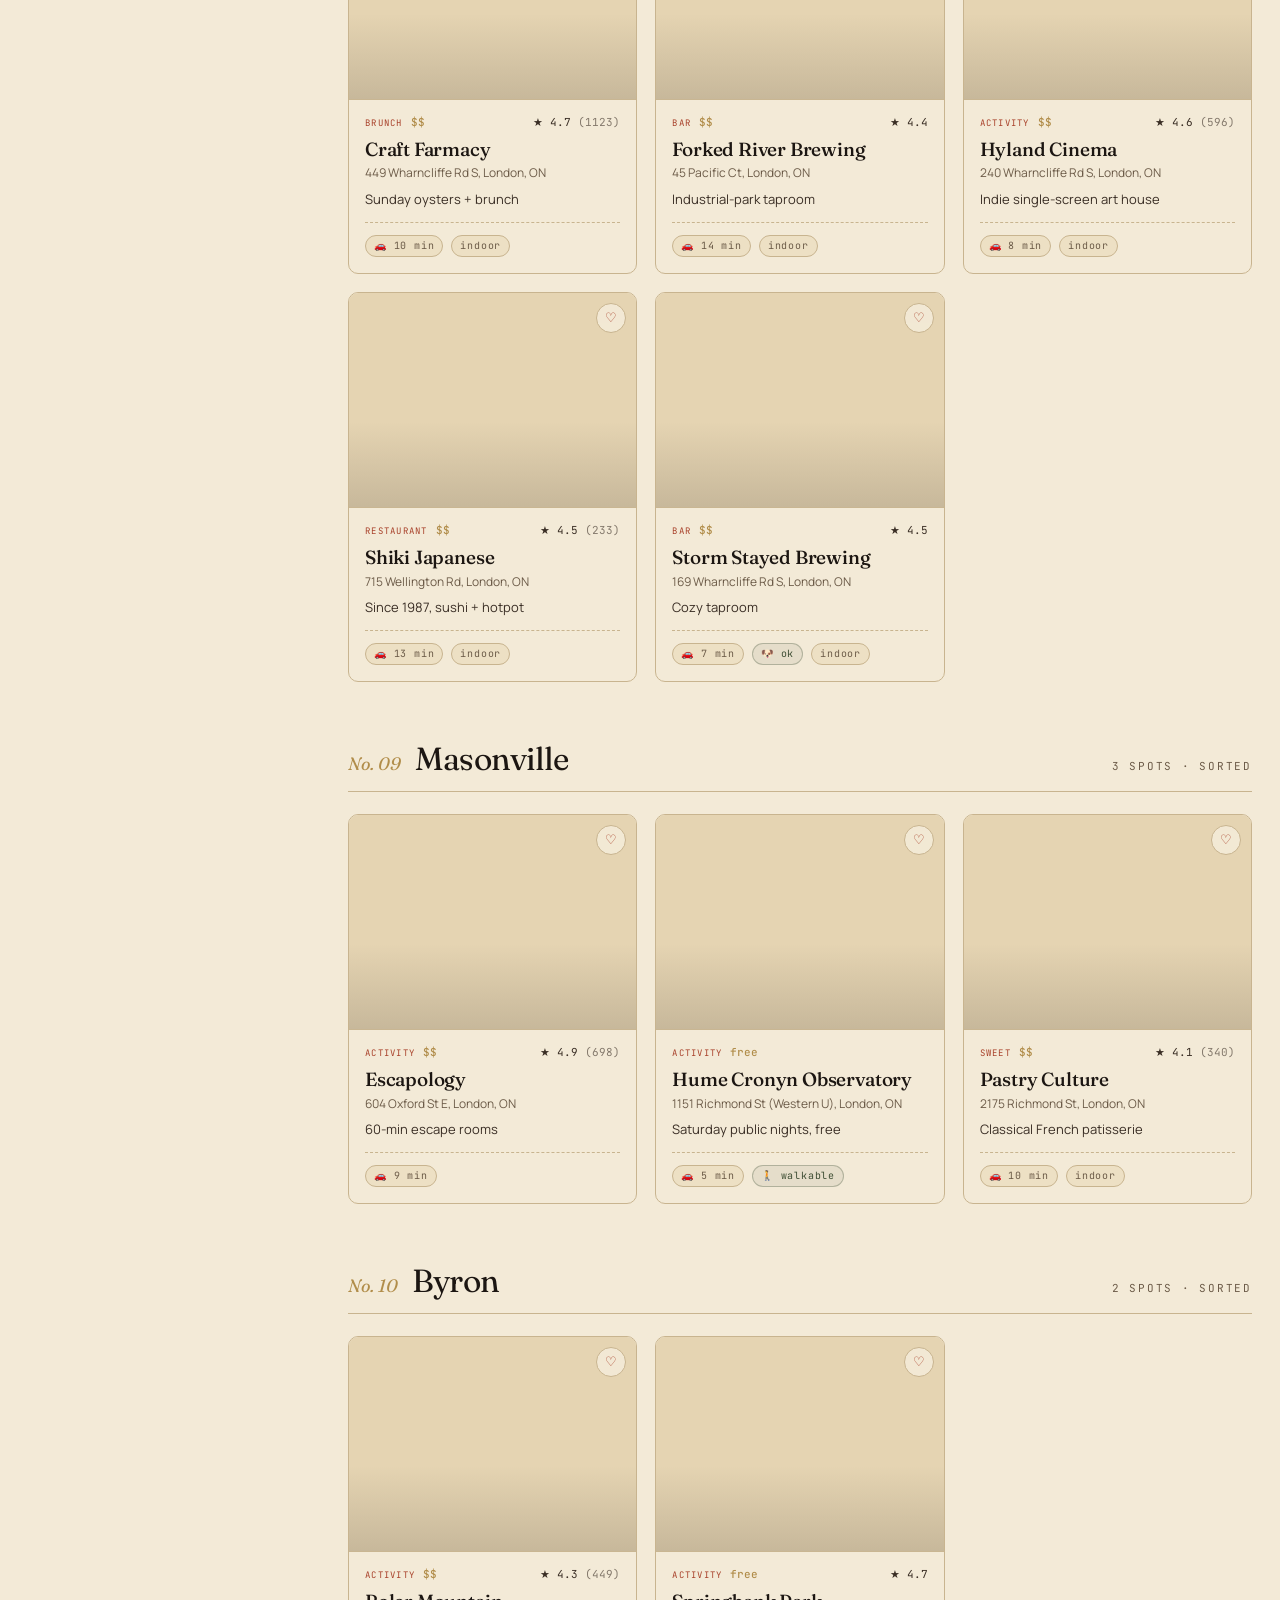
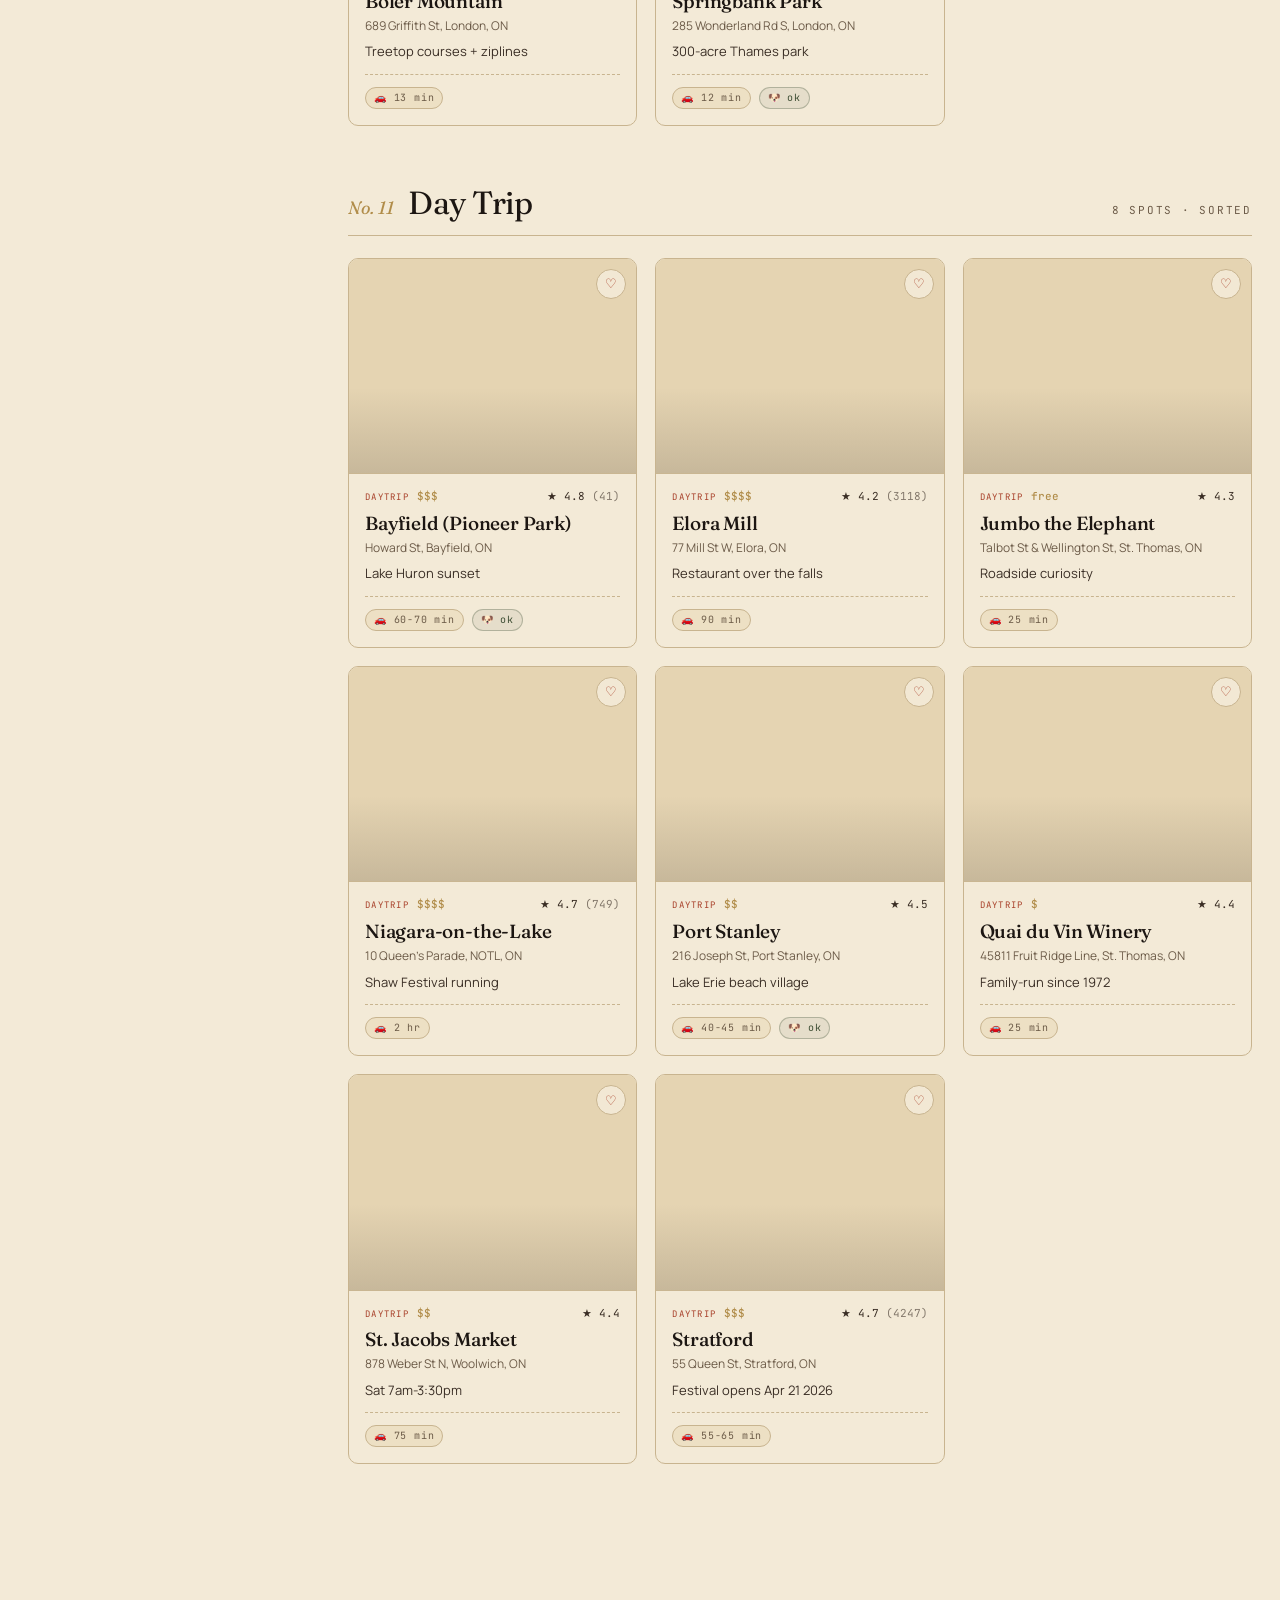
<file: explore.html>
<!doctype html>
<html lang="en">
<head>
  <meta charset="utf-8" />
  <meta name="viewport" content="width=device-width, initial-scale=1" />
  <title>Atlas — Fadi &amp; Nomi</title>
  <link rel="stylesheet" href="./assets/style.css" />
  <style>
    .explore-shell {
      display: grid;
      grid-template-columns: 280px 1fr;
      gap: 40px;
      align-items: flex-start;
      padding-top: 30px;
    }
    @media (max-width: 980px) { .explore-shell { grid-template-columns: 1fr; } }

    .filter-rail {
      position: sticky; top: 70px;
      align-self: flex-start;
      padding: 0 0 20px;
      max-height: calc(100vh - 90px);
      overflow-y: auto;
      scrollbar-width: thin;
    }
    @media (max-width: 980px) {
      .filter-rail { position: static; max-height: none; padding-bottom: 30px; border-bottom: 1px solid var(--rule); margin-bottom: 30px; }
    }

    .filter-group { margin-bottom: 26px; }
    .filter-group h4 {
      font-family: var(--mono); font-size: 11px;
      letter-spacing: 0.18em; text-transform: uppercase;
      color: var(--rust); margin-bottom: 10px; font-weight: 600;
      padding-bottom: 6px; border-bottom: 1px solid var(--rule);
    }
    .filter-search {
      width: 100%; padding: 12px 14px;
      background: var(--paper-2);
      border: 1px solid var(--rule);
      font-family: var(--sans); font-size: 14px;
      color: var(--ink);
      border-radius: 100px;
      outline: none;
      transition: 0.15s;
    }
    .filter-search:focus { border-color: var(--rust); background: var(--paper); }
    .filter-search::placeholder { color: var(--muted); }

    .chips { display: flex; flex-wrap: wrap; gap: 6px; }
    .chip {
      padding: 5px 11px;
      font-family: var(--mono); font-size: 10px;
      letter-spacing: 0.12em; text-transform: uppercase;
      border: 1px solid var(--rule);
      border-radius: 100px;
      color: var(--ink-2);
      background: transparent;
      cursor: pointer; transition: 0.12s;
      font-weight: 500;
    }
    .chip:hover { border-color: var(--rust); color: var(--rust); }
    .chip.on {
      background: var(--ink); color: var(--paper); border-color: var(--ink);
    }

    .toggle {
      display: flex; align-items: center; justify-content: space-between;
      padding: 8px 0;
      font-size: 13px; color: var(--ink);
      cursor: pointer; user-select: none;
    }
    .toggle:hover { color: var(--rust); }
    .toggle .swatch {
      width: 32px; height: 18px; border-radius: 100px;
      background: var(--paper-3); border: 1px solid var(--rule);
      position: relative; transition: 0.15s;
    }
    .toggle .swatch::after {
      content: ''; position: absolute; top: 1px; left: 1px;
      width: 14px; height: 14px; border-radius: 50%;
      background: var(--paper); border: 1px solid var(--rule);
      transition: 0.15s;
    }
    .toggle.on .swatch { background: var(--rust); border-color: var(--rust); }
    .toggle.on .swatch::after { left: 15px; background: var(--paper); border-color: var(--paper); }

    .sort-row {
      display: flex; gap: 10px; flex-wrap: wrap;
    }
    .sort-row .chip { font-size: 10px; }

    .clear-btn {
      width: 100%; padding: 10px;
      font-family: var(--mono); font-size: 10px;
      letter-spacing: 0.18em; text-transform: uppercase;
      border: 1px solid var(--rule); background: transparent;
      color: var(--muted); cursor: pointer;
      border-radius: 100px;
      transition: 0.15s;
    }
    .clear-btn:hover { color: var(--rust); border-color: var(--rust); }

    .results-head {
      display: flex; justify-content: space-between; align-items: baseline;
      padding-bottom: 18px; margin-bottom: 28px;
      border-bottom: 1px solid var(--rule);
      flex-wrap: wrap; gap: 12px;
    }
    .results-head .count {
      font-family: var(--serif); font-size: 32px; font-weight: 400;
    }
    .results-head .count em { font-style: italic; color: var(--rust); }
    .results-head .meta {
      font-family: var(--mono); font-size: 11px;
      letter-spacing: 0.16em; text-transform: uppercase; color: var(--muted);
    }

    /* Neighbourhood spreads */
    .hood-spread { margin-bottom: 60px; }
    .hood-head {
      display: flex; align-items: baseline; gap: 14px;
      padding-bottom: 12px; margin-bottom: 22px;
      border-bottom: 1px solid var(--rule);
    }
    .hood-head .num {
      font-family: var(--serif); font-style: italic; font-size: 18px;
      color: var(--gold); font-weight: 400;
    }
    .hood-head h2 {
      font-family: var(--serif); font-size: 32px; font-weight: 400;
      letter-spacing: -0.015em;
    }
    .hood-head .hood-meta {
      margin-left: auto;
      font-family: var(--mono); font-size: 11px;
      letter-spacing: 0.16em; text-transform: uppercase; color: var(--muted);
    }

    .spot-grid {
      display: grid;
      grid-template-columns: repeat(auto-fill, minmax(280px, 1fr));
      gap: 18px;
    }
    .spot-card {
      display: flex; flex-direction: column;
      background: var(--paper);
      border: 1px solid var(--rule);
      border-radius: var(--r);
      overflow: hidden;
      text-decoration: none; color: inherit;
      transition: 0.18s;
      position: relative;
    }
    .spot-card:hover {
      transform: translate(-2px, -2px);
      box-shadow: 4px 4px 0 var(--ink);
      border-color: var(--ink);
    }
    .spot-card .img {
      aspect-ratio: 4/3;
      background-size: cover;
      background-position: center;
      background-color: var(--paper-3);
      border-bottom: 1px solid var(--rule);
      filter: sepia(0.05) saturate(0.95);
      position: relative;
    }
    .spot-card .img::after {
      content: ''; position: absolute; inset: 0;
      background: linear-gradient(180deg, transparent 60%, rgba(28,22,18,0.15));
    }
    .spot-card .save-btn {
      position: absolute; top: 10px; right: 10px;
      width: 30px; height: 30px;
      border-radius: 50%;
      background: rgba(243,234,215,0.92);
      border: 1px solid var(--rule);
      cursor: pointer; z-index: 5;
      display: flex; align-items: center; justify-content: center;
      font-size: 13px; color: var(--rust);
      transition: 0.15s;
    }
    .spot-card .save-btn:hover { background: var(--paper); transform: scale(1.1); }
    .spot-card .save-btn.saved { background: var(--rust); color: var(--paper); border-color: var(--rust); }

    .spot-card .body { padding: 14px 16px 16px; flex: 1; display: flex; flex-direction: column; }
    .spot-card .meta-top {
      display: flex; align-items: baseline; gap: 8px; margin-bottom: 6px;
    }
    .spot-card .cat {
      font-family: var(--mono); font-size: 9px;
      letter-spacing: 0.14em; text-transform: uppercase;
      color: var(--rust);
    }
    .spot-card .tier {
      font-family: var(--mono); font-size: 11px; color: var(--gold);
      font-weight: 500;
    }
    .spot-card .rating {
      margin-left: auto;
      font-family: var(--mono); font-size: 11px; color: var(--ink-2);
    }
    .spot-card h3 {
      font-family: var(--serif); font-size: 19px; font-weight: 500;
      line-height: 1.2; margin-bottom: 5px; letter-spacing: -0.01em;
    }
    .spot-card .addr {
      font-size: 12px; color: var(--muted); margin-bottom: 8px; line-height: 1.4;
    }
    .spot-card .desc {
      font-size: 13px; color: var(--ink-2); line-height: 1.5; flex: 1;
    }
    .spot-card .desc strong { color: var(--rust); font-weight: 600; }
    .spot-card .footer {
      margin-top: 12px; padding-top: 12px;
      border-top: 1px dashed var(--rule);
      display: flex; flex-wrap: wrap; gap: 8px;
      font-family: var(--mono); font-size: 10px; color: var(--muted);
      letter-spacing: 0.08em;
    }
    .spot-card .footer .pill {
      padding: 2px 8px; background: var(--paper-2);
      border: 1px solid var(--rule); border-radius: 100px;
    }
    .spot-card .footer .pill.warn {
      background: rgba(168,65,42,0.08); border-color: rgba(168,65,42,0.3); color: var(--rust);
    }
    .spot-card .footer .pill.ok {
      background: rgba(61,77,51,0.08); border-color: rgba(61,77,51,0.3); color: var(--forest);
    }

    /* compare drawer */
    .compare-bar {
      position: fixed; bottom: 0; left: 0; right: 0;
      background: var(--ink); color: var(--paper);
      padding: 14px 28px;
      transform: translateY(100%);
      transition: transform 0.3s;
      z-index: 100;
      box-shadow: 0 -8px 24px rgba(0,0,0,0.2);
    }
    .compare-bar.open { transform: translateY(0); }
    .compare-bar-inner {
      max-width: var(--measure); margin: 0 auto;
      display: flex; align-items: center; gap: 18px; flex-wrap: wrap;
    }
    .compare-bar .label {
      font-family: var(--mono); font-size: 11px;
      letter-spacing: 0.16em; text-transform: uppercase;
      color: var(--gold-soft);
    }
    .compare-bar .saved-list { display: flex; gap: 8px; flex-wrap: wrap; flex: 1; }
    .compare-bar .saved-pill {
      padding: 4px 12px; background: rgba(243,234,215,0.1);
      border: 1px solid rgba(243,234,215,0.2); border-radius: 100px;
      font-size: 12px; cursor: pointer;
    }
    .compare-bar .saved-pill:hover { background: rgba(168,65,42,0.3); }
    .compare-bar .saved-pill::after { content: ' ×'; opacity: 0.5; }
    .compare-bar a {
      font-family: var(--mono); font-size: 11px; letter-spacing: 0.16em;
      text-transform: uppercase; color: var(--gold-soft);
      padding: 8px 16px; border: 1px solid var(--gold-soft); border-radius: 100px;
      text-decoration: none;
    }
    .compare-bar a:hover { background: var(--rust); color: var(--paper); border-color: var(--rust); }

    .empty {
      padding: 60px 20px; text-align: center; color: var(--muted);
      font-family: var(--serif); font-size: 24px; font-style: italic;
    }
  </style>
</head>
<body>

  <nav class="topnav">
    <div class="topnav-inner">
      <a class="topnav-mark" href="./index.html">F &amp; N <em class="italic">Atlas</em></a>
      <div class="topnav-links">
        <a href="./today.html">Tonight</a>
        <a href="./itineraries.html">Itineraries</a>
        <a href="./explore.html" class="active">Explore</a>
        <a href="./map.html">Map</a>
        <a href="./guide.html">Guide</a>
      </div>
    </div>
  </nav>

  <main class="container container--wide">

    <header style="padding: 50px 0 20px; border-bottom: 1px solid var(--rule);">
      <div class="eyebrow">Volume I · The Atlas</div>
      <h1 style="font-size: clamp(50px, 7vw, 84px); margin-top: 8px;">
        Every place,<br/><em class="italic">filterable.</em>
      </h1>
      <p class="lede" style="margin-top: 20px;">
        One-hundred-and-fifty-plus spots, grouped by neighbourhood. Filter by category, price, weather, dog-tolerance, walking distance from home. Tap any to save it. Build a night from the saved.
      </p>
    </header>

    <div class="explore-shell">

      <!-- ==================== FILTER RAIL ==================== -->
      <aside class="filter-rail">

        <div class="filter-group">
          <h4>Search</h4>
          <input type="search" id="searchInput" class="filter-search" placeholder="Restaurant, dish, neighbourhood…" />
        </div>

        <div class="filter-group">
          <h4>Category</h4>
          <div class="chips" data-filter="cat">
            <button class="chip" data-val="restaurant">Restaurants</button>
            <button class="chip" data-val="bar">Bars</button>
            <button class="chip" data-val="sweet">Sweet</button>
            <button class="chip" data-val="brunch">Brunch</button>
            <button class="chip" data-val="activity">Activities</button>
            <button class="chip" data-val="gem">Hidden Gems</button>
            <button class="chip" data-val="shopping">Shopping</button>
            <button class="chip" data-val="daytrip">Day Trips</button>
          </div>
        </div>

        <div class="filter-group">
          <h4>Neighbourhood</h4>
          <div class="chips" data-filter="hood">
            <button class="chip" data-val="Old North">Old North</button>
            <button class="chip" data-val="Richmond Row">Richmond Row</button>
            <button class="chip" data-val="Downtown">Downtown</button>
            <button class="chip" data-val="Old East">Old East</button>
            <button class="chip" data-val="Wortley">Wortley</button>
            <button class="chip" data-val="Old South">Old South</button>
            <button class="chip" data-val="Wharncliffe">Wharncliffe</button>
            <button class="chip" data-val="Masonville">Masonville</button>
            <button class="chip" data-val="Day Trip">Day Trip</button>
          </div>
        </div>

        <div class="filter-group">
          <h4>Price</h4>
          <div class="chips" data-filter="tier">
            <button class="chip" data-val="free">Free</button>
            <button class="chip" data-val="$">$</button>
            <button class="chip" data-val="$$">$$</button>
            <button class="chip" data-val="$$$">$$$</button>
            <button class="chip" data-val="$$$$">$$$$</button>
          </div>
        </div>

        <div class="filter-group">
          <h4>Filter</h4>
          <div class="toggle" data-flag="indoor">
            <span>Rain-proof (indoor)</span>
            <span class="swatch"></span>
          </div>
          <div class="toggle" data-flag="dog">
            <span>Dog welcome</span>
            <span class="swatch"></span>
          </div>
          <div class="toggle" data-flag="walkable">
            <span>Walkable from home</span>
            <span class="swatch"></span>
          </div>
        </div>

        <div class="filter-group">
          <h4>Sort</h4>
          <div class="chips sort-row" data-filter="sort">
            <button class="chip on" data-val="hood">By neighbourhood</button>
            <button class="chip" data-val="distance">Drive time</button>
            <button class="chip" data-val="rating">Rating</button>
            <button class="chip" data-val="tier">Price</button>
            <button class="chip" data-val="az">A–Z</button>
          </div>
        </div>

        <button class="clear-btn" id="clearBtn">Clear all filters</button>
      </aside>

      <!-- ==================== RESULTS ==================== -->
      <section>
        <div class="results-head">
          <div class="count"><em id="resultCount">—</em> spots</div>
          <div class="meta" id="filterSummary">All neighbourhoods · all categories</div>
        </div>

        <div id="results">
          <div class="empty">Loading the atlas…</div>
        </div>
      </section>

    </div>

  </main>

  <!-- saved-list bar -->
  <div class="compare-bar" id="compareBar">
    <div class="compare-bar-inner">
      <span class="label">Saved (<span id="savedCount">0</span>)</span>
      <div class="saved-list" id="savedList"></div>
      <a href="#" id="buildBtn">Build tonight from these →</a>
    </div>
  </div>

  <script>
    // ==================== STATE ====================
    const STATE = {
      data: null,
      filters: { cat: new Set(), hood: new Set(), tier: new Set() },
      flags:   { indoor: false, dog: false, walkable: false },
      sort: 'hood',
      search: '',
      saved: new Set(JSON.parse(localStorage.getItem('fn_saved') || '[]')),
    };

    // Read query string for ?cat=
    const params = new URLSearchParams(location.search);
    if (params.get('cat')) STATE.filters.cat.add(params.get('cat'));

    // ==================== DATA HELPERS ====================
    // Auto-classify hood from address if not present
    const HOOD_RULES = [
      [/Wortley|162 |175 |190 |134 W/, 'Wortley'],
      [/Wharncliffe|240 W|169 W|276 W|449 W/, 'Wharncliffe'],
      [/Grand Ave|36 Grand|Ridout|421 R|481 R/, 'Old South'],
      [/Old East|Hamilton Rd|Elias|Aeolian|795 Dundas|807 Dundas|630 Dundas|1030 Elias|100 Kellogg|Kellogg/, 'Old East'],
      [/Talbot|353 T|580 T|420 T|350 R|Carling|Dundas St|130 King|215 Dundas|211 Dundas|Holy Diver|Lavish|Cobra|Hard Rock/, 'Downtown'],
      [/Richmond St|Richmond Row|Marble|La Cucina|Lucy|Garlic|David|Black Trumpet|Tasting|Daldongnae|K Grill|Church Key|Forest City|Grand Theatre|Marable|Reverie|573|581|432|481|483|476|671 R|258|471 R/, 'Richmond Row'],
      [/Grosvenor|Waterloo|Old North|Bungalow|Cronyn|Western|Banting|Adelaide|442|40 A|604 O|777 A|Float Therapy|Maitland|Crock A Doodle|Wonderland Rd N/, 'Old North'],
      [/Springbank|285 W|Pinery|Gibbons|285 Wonderland/, 'West'],
      [/Masonville|2175|Pastry Culture/, 'Masonville'],
      [/Stratford|Bayfield|Port Stanley|St\.? Jacobs|St\.? Marys|Niagara|Elora|Quai du Vin|Grand Bend|St\.? Thomas|Sparta|Talbotville/, 'Day Trip'],
      [/Boler|689 Griffith/, 'Byron'],
    ];
    function inferHood(loc) {
      if (loc.hood) return loc.hood;
      const blob = `${loc.name} ${loc.address}`;
      for (const [re, h] of HOOD_RULES) if (re.test(blob)) return h;
      return 'Other';
    }
    function isWalkable(loc) {
      if (loc.walkable !== undefined) return !!loc.walkable;
      const drive = (loc.drive || '');
      return /^[12345] min/.test(drive) || inferHood(loc) === 'Old North' || inferHood(loc) === 'Richmond Row';
    }
    function isIndoor(loc) {
      if (loc.indoor !== undefined) return !!loc.indoor;
      return ['restaurant','bar','sweet','brunch','gem','shopping'].includes(loc.cat) ||
             /Cinema|Hall|Museum|Gallery|Library|Bookstore|Records|Pottery|Studio|Inn|Spa|Bowl|Theatre|Speakeasy|Indoor/i.test(loc.name);
    }
    function isDog(loc) {
      if (loc.dog) return true;
      return /Park|Trail|Wood|Garden|Patio|Brewery|Storm Stayed|Bayfield|Port Stanley|Springbank|Gibbons|Eldon|Forks|Beach/i.test(loc.name);
    }
    function tierIndex(t) { return ['free','$','$$','$$$','$$$$'].indexOf(t); }
    function driveMin(loc) {
      const m = (loc.drive || '').match(/(\d+)/);
      return m ? parseInt(m[1]) : 999;
    }

    // ==================== RENDER ====================
    function render() {
      const list = STATE.data.locations;
      // Apply filters
      let f = list.filter(loc => {
        const hood = inferHood(loc);
        if (STATE.filters.cat.size  && !STATE.filters.cat.has(loc.cat)) return false;
        if (STATE.filters.hood.size && !STATE.filters.hood.has(hood))   return false;
        if (STATE.filters.tier.size && !STATE.filters.tier.has(loc.tier))return false;
        if (STATE.flags.indoor   && !isIndoor(loc))   return false;
        if (STATE.flags.dog      && !isDog(loc))      return false;
        if (STATE.flags.walkable && !isWalkable(loc)) return false;
        if (STATE.search) {
          const q = STATE.search.toLowerCase();
          const blob = `${loc.name} ${loc.address} ${loc.note} ${hood} ${loc.cat} ${loc.order||''}`.toLowerCase();
          if (!blob.includes(q)) return false;
        }
        return true;
      });

      // Update count
      document.getElementById('resultCount').textContent = f.length;
      const summary = [];
      if (STATE.filters.cat.size)  summary.push([...STATE.filters.cat].join(', '));
      if (STATE.filters.hood.size) summary.push([...STATE.filters.hood].join(', '));
      if (STATE.filters.tier.size) summary.push([...STATE.filters.tier].join(', '));
      if (STATE.flags.indoor) summary.push('indoor');
      if (STATE.flags.dog) summary.push('dog ok');
      if (STATE.flags.walkable) summary.push('walkable');
      document.getElementById('filterSummary').textContent = summary.length ? summary.join(' · ') : 'All neighbourhoods · all categories';

      const out = document.getElementById('results');
      if (!f.length) {
        out.innerHTML = '<div class="empty">No spots match. <br/>Loosen the filters.</div>';
        return;
      }

      // Sort
      if (STATE.sort === 'hood') {
        const HOOD_ORDER = ['Old North','Richmond Row','Downtown','Old East','Wortley','Old South','Wharncliffe','Masonville','Byron','West','Day Trip','Other'];
        f.sort((a,b) => {
          const ha = HOOD_ORDER.indexOf(inferHood(a)), hb = HOOD_ORDER.indexOf(inferHood(b));
          return ha - hb || a.name.localeCompare(b.name);
        });
      } else if (STATE.sort === 'distance') {
        f.sort((a,b) => driveMin(a) - driveMin(b));
      } else if (STATE.sort === 'rating') {
        f.sort((a,b) => (b.rating||0) - (a.rating||0));
      } else if (STATE.sort === 'tier') {
        f.sort((a,b) => tierIndex(b.tier) - tierIndex(a.tier));
      } else if (STATE.sort === 'az') {
        f.sort((a,b) => a.name.localeCompare(b.name));
      }

      // Group by hood when sorting by hood
      if (STATE.sort === 'hood') {
        const groups = {};
        f.forEach(loc => {
          const h = inferHood(loc);
          (groups[h] = groups[h] || []).push(loc);
        });
        out.innerHTML = '';
        let n = 0;
        for (const h in groups) {
          n++;
          const numStr = String(n).padStart(2, '0');
          const spread = document.createElement('div');
          spread.className = 'hood-spread';
          spread.innerHTML = `
            <div class="hood-head">
              <span class="num">No. ${numStr}</span>
              <h2>${h}</h2>
              <span class="hood-meta">${groups[h].length} spots · sorted</span>
            </div>
            <div class="spot-grid">${groups[h].map(spotCard).join('')}</div>`;
          out.appendChild(spread);
        }
      } else {
        out.innerHTML = `<div class="spot-grid">${f.map(spotCard).join('')}</div>`;
      }
      attachSaveBtns();
    }

    // ==================== CARD HTML ====================
    const FALLBACK_PHOTOS = {
      restaurant: 'https://upload.wikimedia.org/wikipedia/commons/thumb/2/29/Restaurant_table.jpg/800px-Restaurant_table.jpg',
      bar: 'https://upload.wikimedia.org/wikipedia/commons/thumb/1/14/Cocktail_glass_with_strawberry.jpg/800px-Cocktail_glass_with_strawberry.jpg',
      sweet: 'https://upload.wikimedia.org/wikipedia/commons/thumb/5/55/Caf%C3%A9_au_lait%2C_a_pastry%2C_chocolate_and_a_book.jpg/800px-Caf%C3%A9_au_lait%2C_a_pastry%2C_chocolate_and_a_book.jpg',
      brunch: 'https://upload.wikimedia.org/wikipedia/commons/thumb/d/d0/Brunch_at_Cafe_Soleil.jpg/800px-Brunch_at_Cafe_Soleil.jpg',
      activity: 'https://upload.wikimedia.org/wikipedia/commons/thumb/c/c4/London%2C_Ontario%2C_at_dusk.jpg/800px-London%2C_Ontario%2C_at_dusk.jpg',
      gem: 'https://upload.wikimedia.org/wikipedia/commons/thumb/8/8a/Old_books_in_a_library.jpg/800px-Old_books_in_a_library.jpg',
      shopping: 'https://upload.wikimedia.org/wikipedia/commons/thumb/3/35/Vinyl_records_in_a_record_store.jpg/800px-Vinyl_records_in_a_record_store.jpg',
      daytrip: 'https://upload.wikimedia.org/wikipedia/commons/thumb/8/85/Stratford_Avon_river_swans.jpg/800px-Stratford_Avon_river_swans.jpg',
    };
    function spotCard(loc) {
      const photo = loc.photo || FALLBACK_PHOTOS[loc.cat] || FALLBACK_PHOTOS.activity;
      const id = encodeURIComponent(loc.name);
      const saved = STATE.saved.has(loc.name);
      const ratingHtml = loc.rating ? `★ ${loc.rating}${loc.reviews ? ` <span style="opacity:.6">(${loc.reviews})</span>`:''}` : '';
      const placeUrl = loc.place_url || `https://www.google.com/maps/search/?api=1&query=${encodeURIComponent(loc.address)}`;
      const pills = [];
      if (loc.drive) pills.push(`<span class="pill">🚗 ${loc.drive}</span>`);
      if (isWalkable(loc)) pills.push(`<span class="pill ok">🚶 walkable</span>`);
      if (isDog(loc)) pills.push(`<span class="pill ok">🐶 ok</span>`);
      if (isIndoor(loc)) pills.push(`<span class="pill">indoor</span>`);
      if (loc.closed) pills.push(`<span class="pill warn">closed</span>`);
      return `
        <a class="spot-card" href="./spot.html?id=${id}" data-name="${encodeURIComponent(loc.name)}">
          <div class="img" style="background-image:url('${photo}');"></div>
          <button class="save-btn ${saved ? 'saved' : ''}" data-save="${id}" aria-label="Save">${saved ? '♥' : '♡'}</button>
          <div class="body">
            <div class="meta-top">
              <span class="cat">${loc.cat}</span>
              <span class="tier">${loc.tier || ''}</span>
              ${ratingHtml ? `<span class="rating">${ratingHtml}</span>` : ''}
            </div>
            <h3>${loc.name}</h3>
            <div class="addr">${loc.address}</div>
            <div class="desc">${loc.note || ''}</div>
            <div class="footer">${pills.join('')}</div>
          </div>
        </a>`;
    }

    // ==================== EVENTS ====================
    document.querySelectorAll('[data-filter]').forEach(grp => {
      grp.addEventListener('click', e => {
        const btn = e.target.closest('.chip');
        if (!btn) return;
        const filter = grp.dataset.filter;
        const val = btn.dataset.val;
        if (filter === 'sort') {
          STATE.sort = val;
          grp.querySelectorAll('.chip').forEach(c => c.classList.remove('on'));
          btn.classList.add('on');
        } else {
          if (STATE.filters[filter].has(val)) STATE.filters[filter].delete(val);
          else STATE.filters[filter].add(val);
          btn.classList.toggle('on');
        }
        render();
      });
    });
    document.querySelectorAll('.toggle').forEach(t => {
      t.addEventListener('click', () => {
        const flag = t.dataset.flag;
        STATE.flags[flag] = !STATE.flags[flag];
        t.classList.toggle('on');
        render();
      });
    });
    document.getElementById('searchInput').addEventListener('input', e => {
      STATE.search = e.target.value;
      render();
    });
    document.getElementById('clearBtn').addEventListener('click', () => {
      STATE.filters = { cat: new Set(), hood: new Set(), tier: new Set() };
      STATE.flags = { indoor: false, dog: false, walkable: false };
      STATE.search = '';
      document.querySelectorAll('.chip.on').forEach(c => c.classList.remove('on'));
      document.querySelectorAll('[data-filter="sort"] .chip[data-val="hood"]').forEach(c => c.classList.add('on'));
      STATE.sort = 'hood';
      document.querySelectorAll('.toggle.on').forEach(t => t.classList.remove('on'));
      document.getElementById('searchInput').value = '';
      render();
    });

    function attachSaveBtns() {
      document.querySelectorAll('[data-save]').forEach(b => {
        b.onclick = (e) => {
          e.preventDefault();
          const id = decodeURIComponent(b.dataset.save);
          if (STATE.saved.has(id)) STATE.saved.delete(id);
          else STATE.saved.add(id);
          localStorage.setItem('fn_saved', JSON.stringify([...STATE.saved]));
          b.classList.toggle('saved');
          b.textContent = STATE.saved.has(id) ? '♥' : '♡';
          updateSaved();
        };
      });
    }
    function updateSaved() {
      document.getElementById('savedCount').textContent = STATE.saved.size;
      document.getElementById('savedList').innerHTML = [...STATE.saved].map(s =>
        `<span class="saved-pill" data-unsave="${encodeURIComponent(s)}">${s}</span>`).join('');
      document.getElementById('compareBar').classList.toggle('open', STATE.saved.size > 0);
      document.querySelectorAll('[data-unsave]').forEach(p => {
        p.onclick = () => {
          const id = decodeURIComponent(p.dataset.unsave);
          STATE.saved.delete(id);
          localStorage.setItem('fn_saved', JSON.stringify([...STATE.saved]));
          updateSaved(); render();
        };
      });
    }
    document.getElementById('buildBtn').addEventListener('click', e => {
      e.preventDefault();
      const list = encodeURIComponent([...STATE.saved].join('|'));
      location.href = `./tonight-builder.html?spots=${list}`;
    });

    // ==================== INIT ====================
    fetch('./data/locations_v2.json').catch(() => null).then(r => r ? r.json() : null).then(v2 => {
      if (v2) return v2;
      return fetch('./data/locations.json').then(r => r.json());
    }).then(d => {
      STATE.data = d;
      // Apply pre-selected category from URL
      if (params.get('cat')) {
        const c = params.get('cat');
        document.querySelector(`[data-filter="cat"] .chip[data-val="${c}"]`)?.classList.add('on');
      }
      render();
      updateSaved();
    });
  </script>
</body>
</html>
</file>
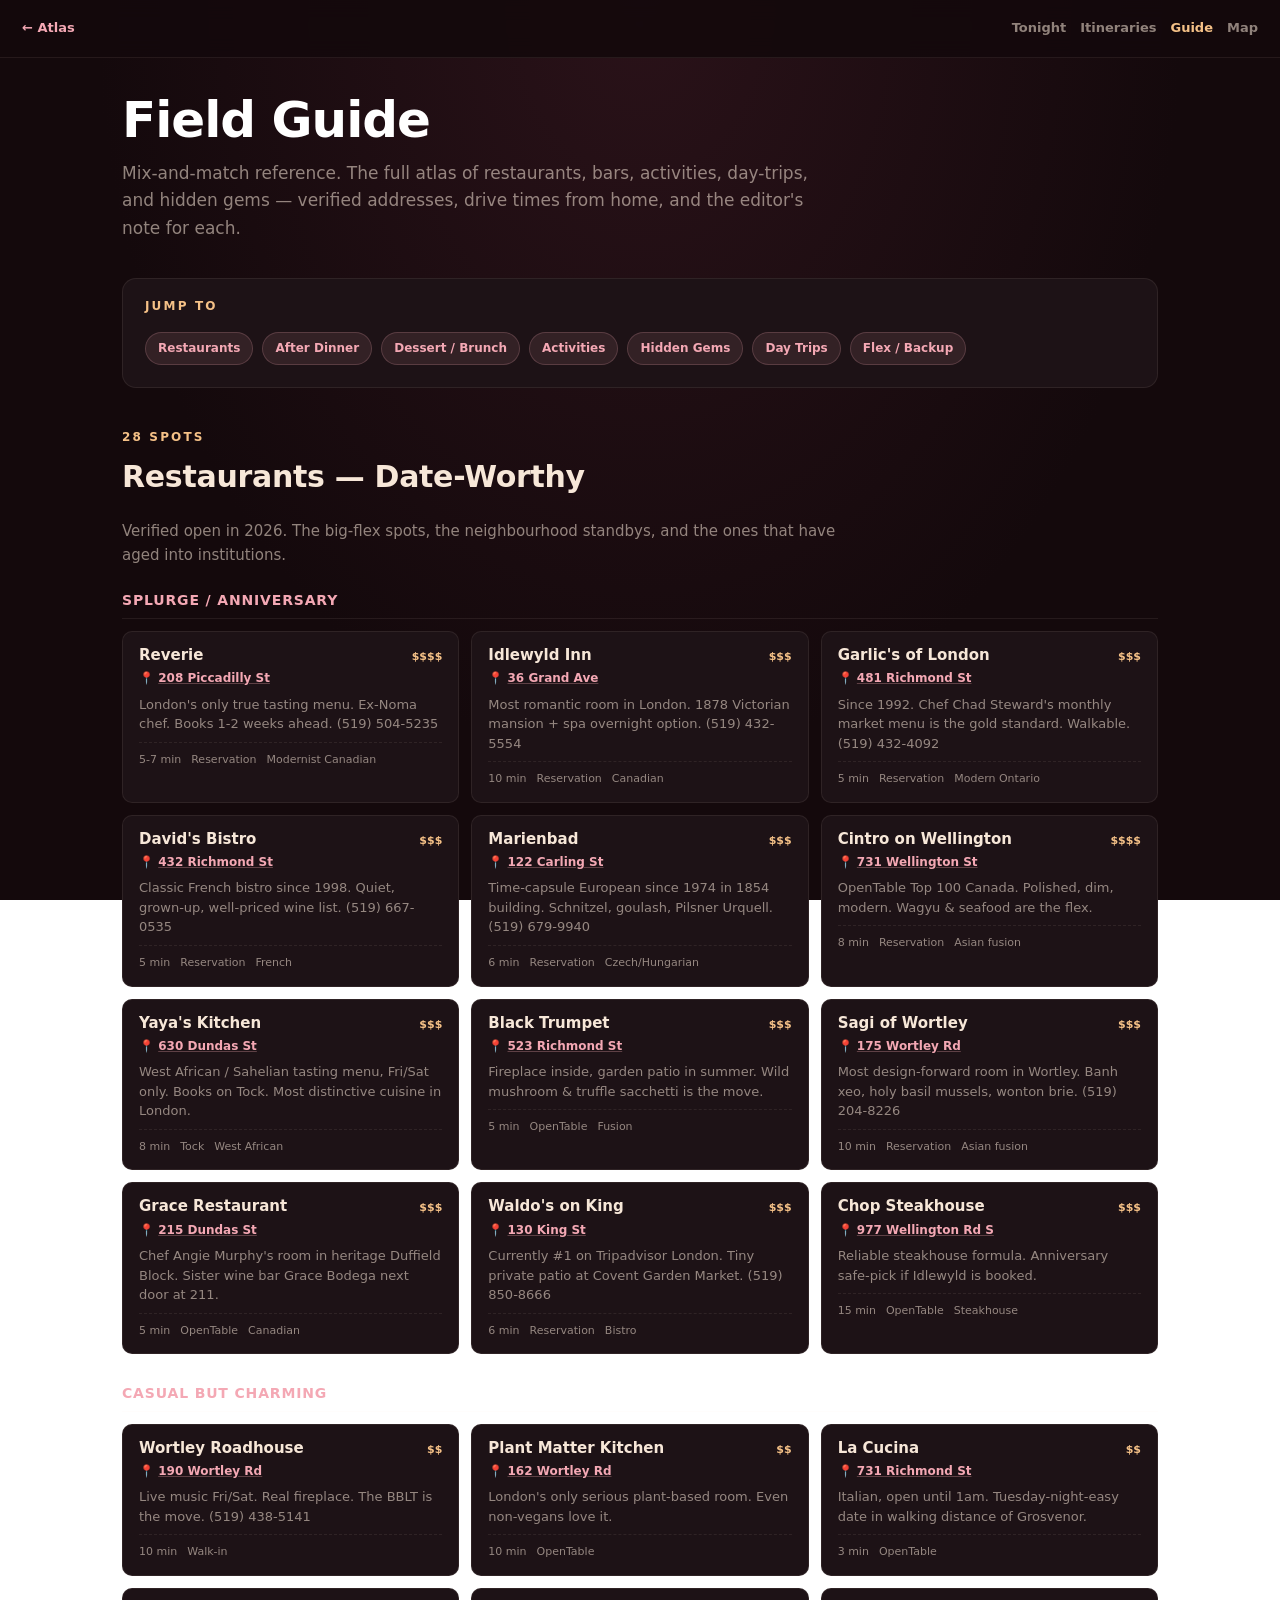
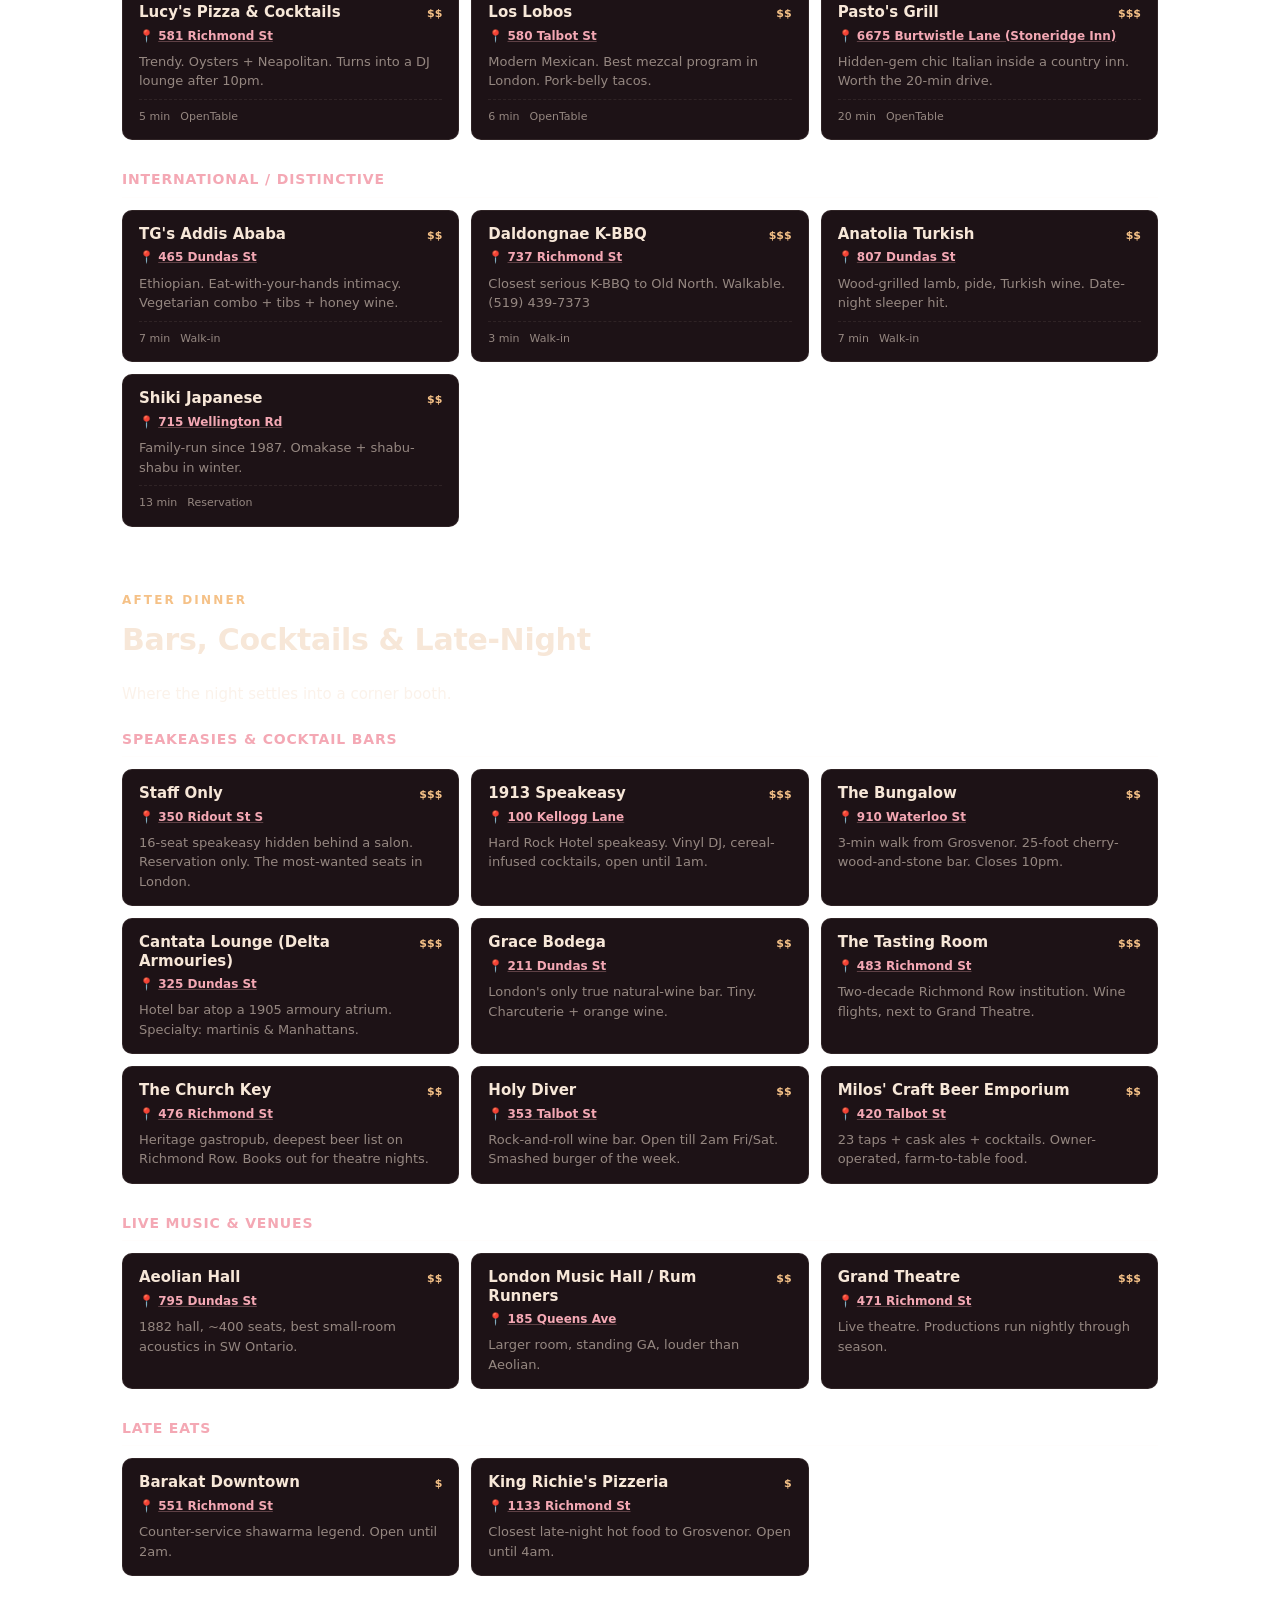
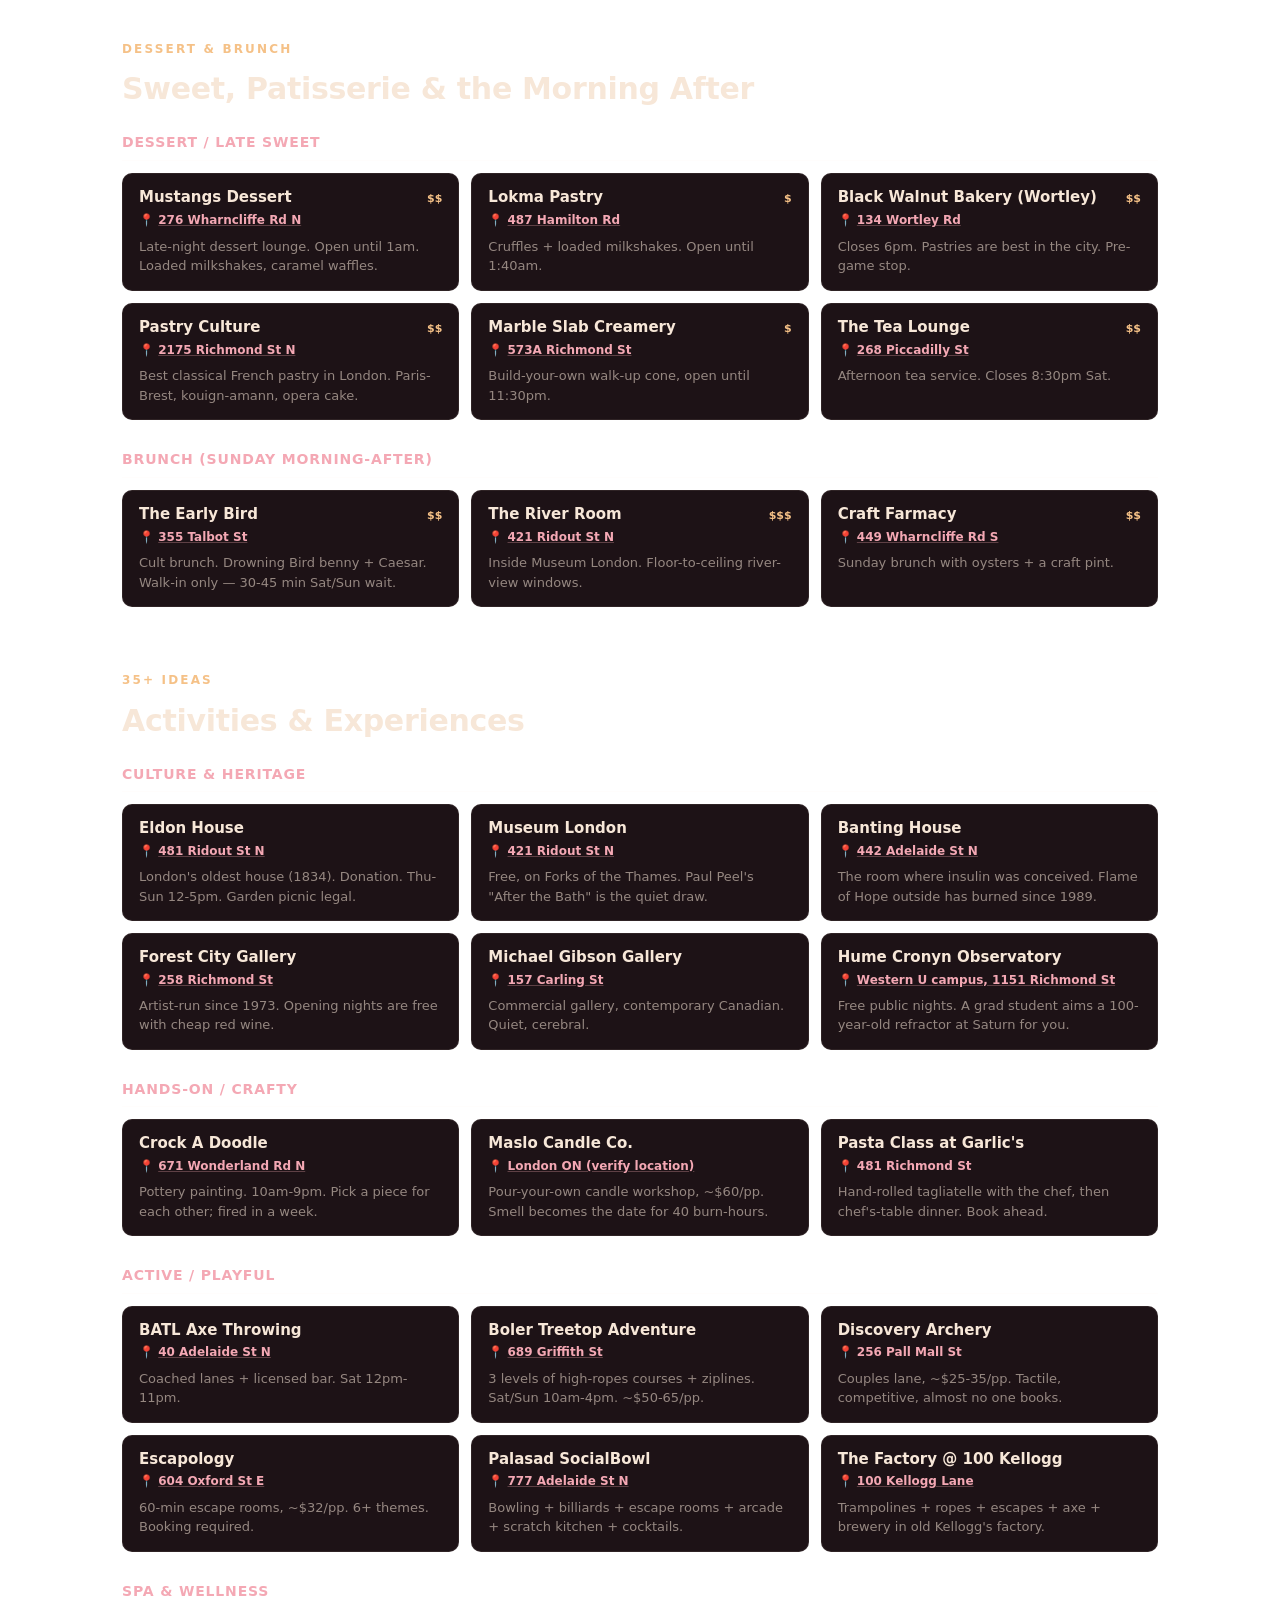
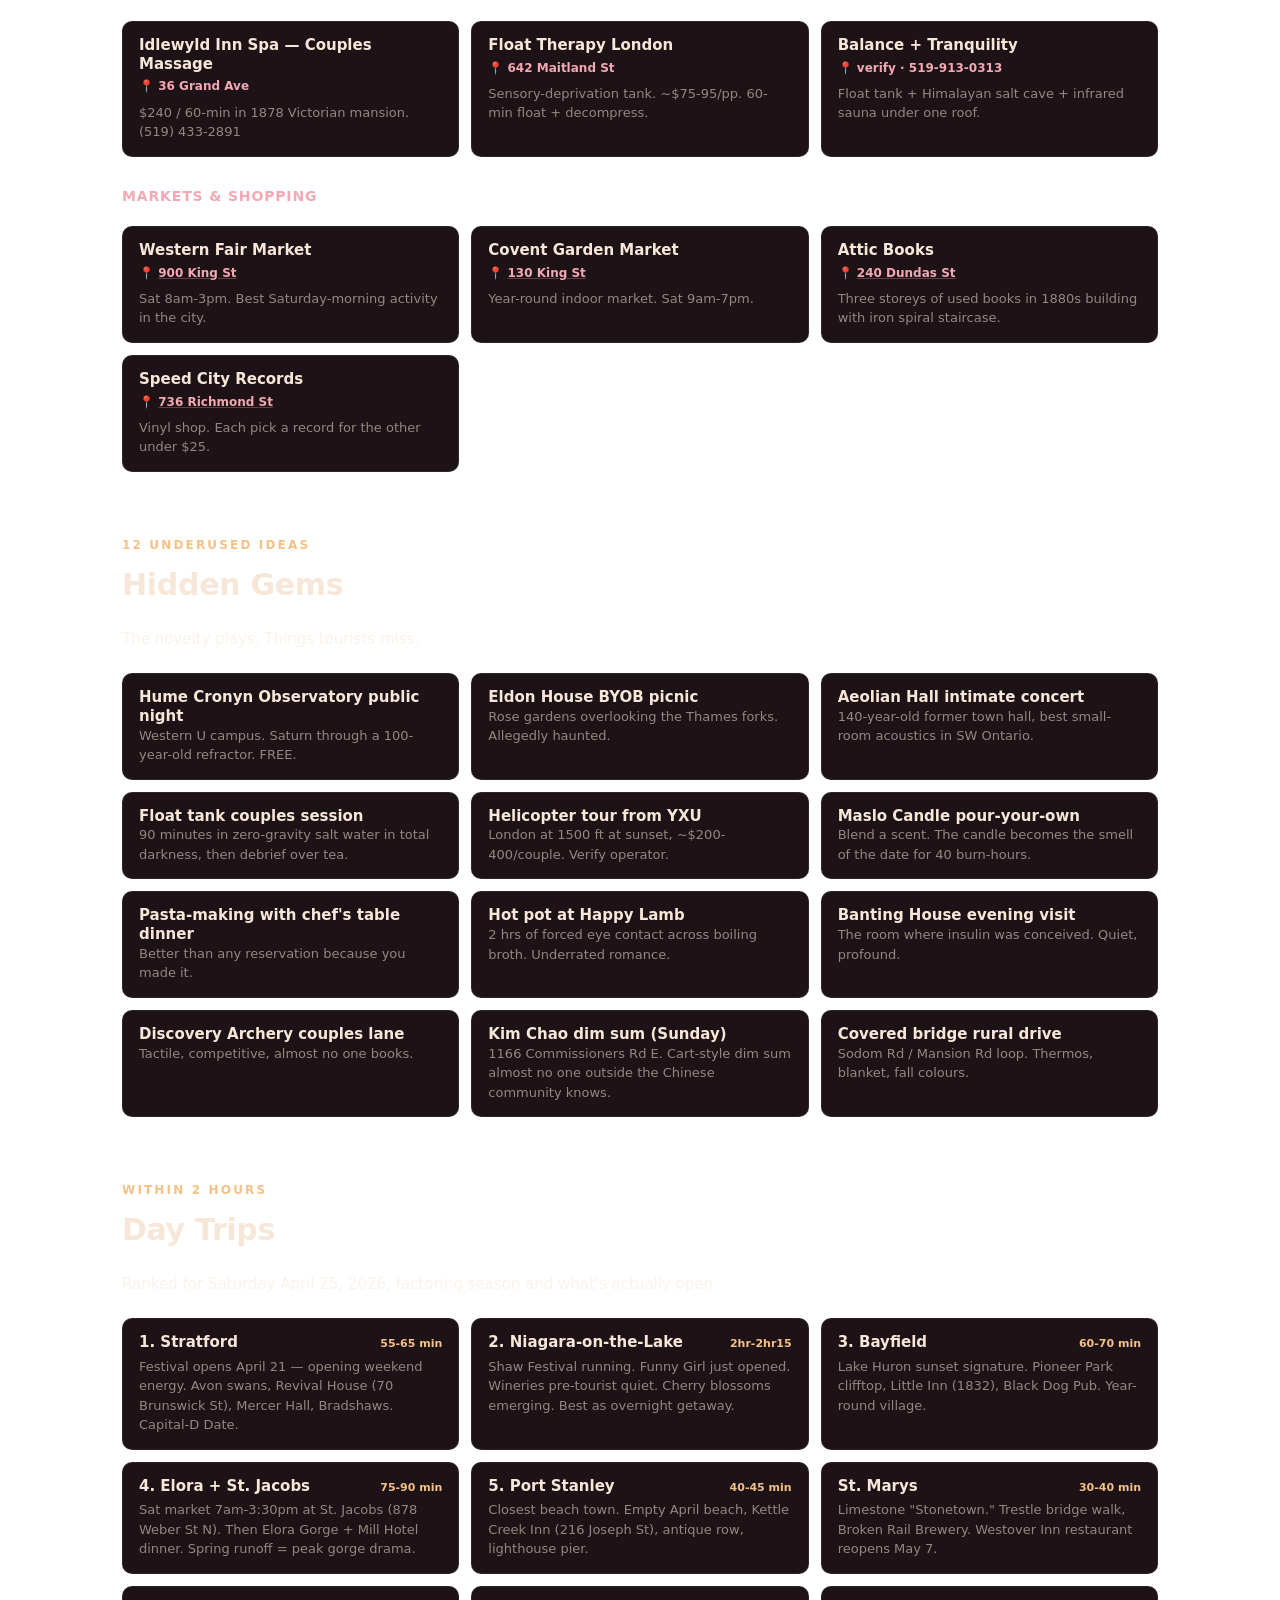
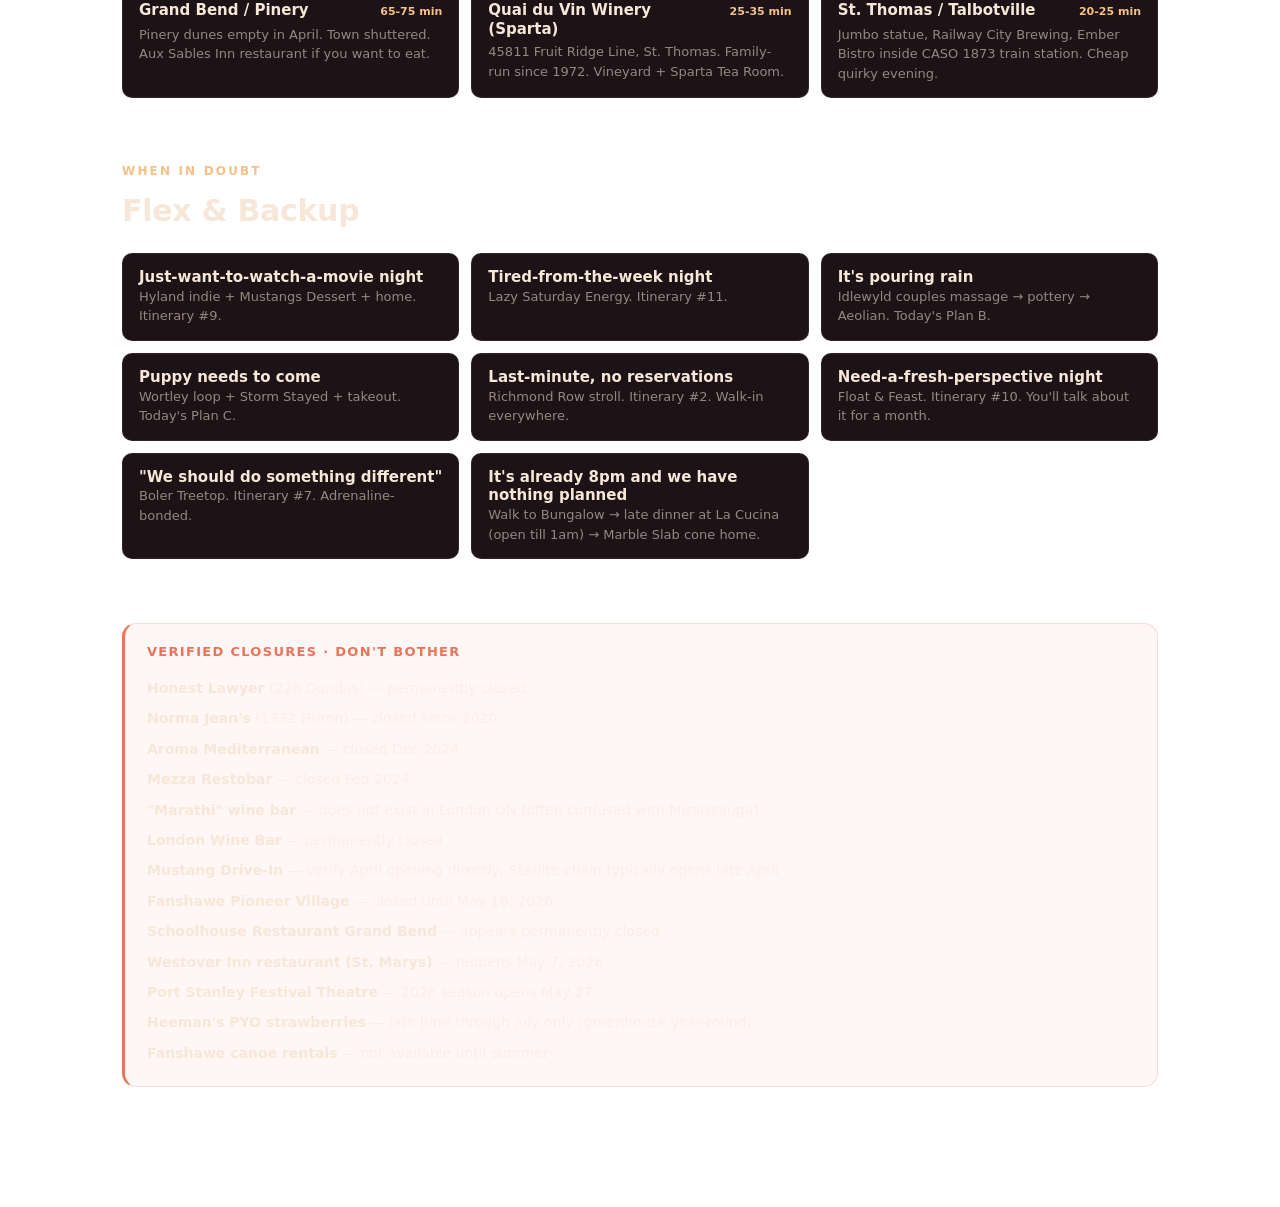
<file: guide.html>
<!doctype html>
<html lang="en">
<head>
  <meta charset="utf-8" />
  <meta name="viewport" content="width=device-width, initial-scale=1" />
  <title>Field Guide — Fadi &amp; Nomi Date Night</title>
  <style>
    :root {
      --bg: #14090c; --surface: #1d1216; --surface2: #281a1f;
      --border: rgba(255,228,210,0.08); --border2: rgba(255,228,210,0.16);
      --text: #f7e7d8; --muted: rgba(247,231,216,0.55);
      --accent: #d4a373; --accent2: #f5c187;
      --rose: #e07a8a; --rose2: #f4a8b4; --burgundy: #7a2438;
      --green: #92b87a; --plum: #c69adc; --amber: #f5c187;
      --radius: 14px;
    }
    * { margin: 0; padding: 0; box-sizing: border-box; }
    html { scroll-behavior: smooth; }
    body {
      font-family: -apple-system, BlinkMacSystemFont, 'Segoe UI', system-ui, sans-serif;
      background: radial-gradient(ellipse at top, #2a1219 0%, var(--bg) 60%) fixed;
      color: var(--text); line-height: 1.6;
    }
    .nav { padding: 18px 22px; display: flex; gap: 14px; align-items: center; border-bottom: 1px solid var(--border); position: sticky; top: 0; background: rgba(20,9,12,0.92); backdrop-filter: blur(10px); z-index: 50; }
    .nav a { color: var(--muted); text-decoration: none; font-size: 13px; font-weight: 600; }
    .nav a:hover { color: var(--accent2); }
    .nav .home { color: var(--rose2); margin-right: auto; }

    .container { max-width: 1080px; margin: 0 auto; padding: 36px 22px 80px; }
    h1 { font-size: clamp(34px, 5vw, 50px); font-weight: 900; letter-spacing: -0.02em; line-height: 1.05; margin-bottom: 14px;
      background: linear-gradient(135deg, #fff 30%, var(--rose2) 100%);
      -webkit-background-clip: text; -webkit-text-fill-color: transparent;
    }
    .lede { color: var(--muted); font-size: 17px; max-width: 720px; margin-bottom: 36px; }

    .quick {
      background: var(--surface); border: 1px solid var(--border);
      border-radius: var(--radius); padding: 18px 22px; margin-bottom: 40px;
    }
    .quick h3 { font-size: 12px; font-weight: 800; letter-spacing: 0.18em; color: var(--accent2); text-transform: uppercase; margin-bottom: 12px; }
    .quick a { display: inline-block; padding: 6px 12px; margin: 4px 4px 4px 0;
      border-radius: 100px; background: rgba(244,168,180,0.1); color: var(--rose2);
      font-size: 12px; font-weight: 700; text-decoration: none; border: 1px solid rgba(244,168,180,0.2);
    }
    .quick a:hover { background: var(--rose); color: #fff; }

    section { margin-bottom: 64px; scroll-margin-top: 80px; }
    .section-title { font-size: 12px; font-weight: 800; letter-spacing: 0.18em; color: var(--accent2); text-transform: uppercase; margin-bottom: 6px; }
    h2 { font-size: 30px; font-weight: 800; letter-spacing: -0.01em; margin-bottom: 18px; }
    .section-lede { color: var(--muted); font-size: 15px; max-width: 720px; margin-bottom: 22px; }

    .group { margin-bottom: 28px; }
    .group h3 {
      font-size: 14px; font-weight: 800; letter-spacing: 0.06em;
      text-transform: uppercase; color: var(--rose2); margin-bottom: 12px;
      padding-bottom: 6px; border-bottom: 1px solid var(--border);
    }

    .entries { display: grid; grid-template-columns: repeat(auto-fill, minmax(330px, 1fr)); gap: 12px; }
    .entry {
      background: var(--surface); border: 1px solid var(--border);
      border-radius: 10px; padding: 14px 16px; transition: 0.15s;
    }
    .entry:hover { border-color: var(--rose); transform: translateY(-1px); }
    .entry .e-head {
      display: flex; align-items: flex-start; justify-content: space-between; gap: 10px; margin-bottom: 4px;
    }
    .entry .e-name { font-size: 15px; font-weight: 800; line-height: 1.25; }
    .entry .e-tier { font-size: 11px; font-weight: 800; color: var(--accent2); flex-shrink: 0; padding-top: 2px; }
    .entry .e-addr {
      font-size: 12px; color: var(--rose2); font-weight: 600; margin-bottom: 6px;
    }
    .entry .e-addr a { color: inherit; text-decoration: underline; text-decoration-color: rgba(244,168,180,0.3); }
    .entry .e-note { font-size: 13px; color: var(--muted); line-height: 1.5; }
    .entry .e-meta {
      margin-top: 8px; padding-top: 8px; border-top: 1px dashed var(--border);
      display: flex; gap: 10px; font-size: 11px; color: var(--muted); flex-wrap: wrap;
    }

    .closures {
      background: rgba(232,117,90,0.06); border: 1px solid rgba(232,117,90,0.2);
      border-left: 3px solid #e8755a; border-radius: var(--radius);
      padding: 18px 22px; margin: 40px 0;
    }
    .closures h3 { color: #e8755a; font-size: 13px; font-weight: 800; letter-spacing: 0.1em; text-transform: uppercase; margin-bottom: 10px; }
    .closures ul { list-style: none; }
    .closures li { padding: 4px 0; font-size: 14px; color: var(--muted); }
    .closures li strong { color: var(--text); }
  </style>
</head>
<body>

  <div class="nav">
    <a class="home" href="./index.html">← Atlas</a>
    <a href="./today.html">Tonight</a>
    <a href="./itineraries.html">Itineraries</a>
    <a href="./guide.html" style="color:var(--accent2);">Guide</a>
    <a href="./map.html">Map</a>
  </div>

  <div class="container">
    <h1>Field Guide</h1>
    <p class="lede">Mix-and-match reference. The full atlas of restaurants, bars, activities, day-trips, and hidden gems — verified addresses, drive times from home, and the editor's note for each.</p>

    <div class="quick">
      <h3>Jump to</h3>
      <a href="#restaurants">Restaurants</a>
      <a href="#late">After Dinner</a>
      <a href="#sweet">Dessert / Brunch</a>
      <a href="#activities">Activities</a>
      <a href="#hidden">Hidden Gems</a>
      <a href="#daytrips">Day Trips</a>
      <a href="#flex">Flex / Backup</a>
    </div>

    <!-- ===== RESTAURANTS ===== -->
    <section id="restaurants">
      <div class="section-title">28 Spots</div>
      <h2>Restaurants — Date-Worthy</h2>
      <p class="section-lede">Verified open in 2026. The big-flex spots, the neighbourhood standbys, and the ones that have aged into institutions.</p>

      <div class="group">
        <h3>Splurge / Anniversary</h3>
        <div class="entries">
          <div class="entry"><div class="e-head"><div class="e-name">Reverie</div><div class="e-tier">$$$$</div></div><div class="e-addr">📍 <a href="https://maps.google.com/?q=208+Piccadilly+St+London+ON" target="_blank" rel="noopener">208 Piccadilly St</a></div><div class="e-note">London's only true tasting menu. Ex-Noma chef. Books 1-2 weeks ahead. (519) 504-5235</div><div class="e-meta"><span>5-7 min</span><span>Reservation</span><span>Modernist Canadian</span></div></div>
          <div class="entry"><div class="e-head"><div class="e-name">Idlewyld Inn</div><div class="e-tier">$$$</div></div><div class="e-addr">📍 <a href="https://maps.google.com/?q=36+Grand+Ave+London+ON" target="_blank" rel="noopener">36 Grand Ave</a></div><div class="e-note">Most romantic room in London. 1878 Victorian mansion + spa overnight option. (519) 432-5554</div><div class="e-meta"><span>10 min</span><span>Reservation</span><span>Canadian</span></div></div>
          <div class="entry"><div class="e-head"><div class="e-name">Garlic's of London</div><div class="e-tier">$$$</div></div><div class="e-addr">📍 <a href="https://maps.google.com/?q=481+Richmond+St+London+ON" target="_blank" rel="noopener">481 Richmond St</a></div><div class="e-note">Since 1992. Chef Chad Steward's monthly market menu is the gold standard. Walkable. (519) 432-4092</div><div class="e-meta"><span>5 min</span><span>Reservation</span><span>Modern Ontario</span></div></div>
          <div class="entry"><div class="e-head"><div class="e-name">David's Bistro</div><div class="e-tier">$$$</div></div><div class="e-addr">📍 <a href="https://maps.google.com/?q=432+Richmond+St+London+ON" target="_blank" rel="noopener">432 Richmond St</a></div><div class="e-note">Classic French bistro since 1998. Quiet, grown-up, well-priced wine list. (519) 667-0535</div><div class="e-meta"><span>5 min</span><span>Reservation</span><span>French</span></div></div>
          <div class="entry"><div class="e-head"><div class="e-name">Marienbad</div><div class="e-tier">$$$</div></div><div class="e-addr">📍 <a href="https://maps.google.com/?q=122+Carling+St+London+ON" target="_blank" rel="noopener">122 Carling St</a></div><div class="e-note">Time-capsule European since 1974 in 1854 building. Schnitzel, goulash, Pilsner Urquell. (519) 679-9940</div><div class="e-meta"><span>6 min</span><span>Reservation</span><span>Czech/Hungarian</span></div></div>
          <div class="entry"><div class="e-head"><div class="e-name">Cintro on Wellington</div><div class="e-tier">$$$$</div></div><div class="e-addr">📍 <a href="https://maps.google.com/?q=731+Wellington+Rd+London+ON" target="_blank" rel="noopener">731 Wellington St</a></div><div class="e-note">OpenTable Top 100 Canada. Polished, dim, modern. Wagyu &amp; seafood are the flex.</div><div class="e-meta"><span>8 min</span><span>Reservation</span><span>Asian fusion</span></div></div>
          <div class="entry"><div class="e-head"><div class="e-name">Yaya's Kitchen</div><div class="e-tier">$$$</div></div><div class="e-addr">📍 <a href="https://maps.google.com/?q=630+Dundas+St+London+ON" target="_blank" rel="noopener">630 Dundas St</a></div><div class="e-note">West African / Sahelian tasting menu, Fri/Sat only. Books on Tock. Most distinctive cuisine in London.</div><div class="e-meta"><span>8 min</span><span>Tock</span><span>West African</span></div></div>
          <div class="entry"><div class="e-head"><div class="e-name">Black Trumpet</div><div class="e-tier">$$$</div></div><div class="e-addr">📍 <a href="https://maps.google.com/?q=523+Richmond+St+London+ON" target="_blank" rel="noopener">523 Richmond St</a></div><div class="e-note">Fireplace inside, garden patio in summer. Wild mushroom &amp; truffle sacchetti is the move.</div><div class="e-meta"><span>5 min</span><span>OpenTable</span><span>Fusion</span></div></div>
          <div class="entry"><div class="e-head"><div class="e-name">Sagi of Wortley</div><div class="e-tier">$$$</div></div><div class="e-addr">📍 <a href="https://maps.google.com/?q=175+Wortley+Rd+London+ON" target="_blank" rel="noopener">175 Wortley Rd</a></div><div class="e-note">Most design-forward room in Wortley. Banh xeo, holy basil mussels, wonton brie. (519) 204-8226</div><div class="e-meta"><span>10 min</span><span>Reservation</span><span>Asian fusion</span></div></div>
          <div class="entry"><div class="e-head"><div class="e-name">Grace Restaurant</div><div class="e-tier">$$$</div></div><div class="e-addr">📍 <a href="https://maps.google.com/?q=215+Dundas+St+London+ON" target="_blank" rel="noopener">215 Dundas St</a></div><div class="e-note">Chef Angie Murphy's room in heritage Duffield Block. Sister wine bar Grace Bodega next door at 211.</div><div class="e-meta"><span>5 min</span><span>OpenTable</span><span>Canadian</span></div></div>
          <div class="entry"><div class="e-head"><div class="e-name">Waldo's on King</div><div class="e-tier">$$$</div></div><div class="e-addr">📍 <a href="https://maps.google.com/?q=130+King+St+London+ON" target="_blank" rel="noopener">130 King St</a></div><div class="e-note">Currently #1 on Tripadvisor London. Tiny private patio at Covent Garden Market. (519) 850-8666</div><div class="e-meta"><span>6 min</span><span>Reservation</span><span>Bistro</span></div></div>
          <div class="entry"><div class="e-head"><div class="e-name">Chop Steakhouse</div><div class="e-tier">$$$</div></div><div class="e-addr">📍 <a href="https://maps.google.com/?q=977+Wellington+Rd+S+London+ON" target="_blank" rel="noopener">977 Wellington Rd S</a></div><div class="e-note">Reliable steakhouse formula. Anniversary safe-pick if Idlewyld is booked.</div><div class="e-meta"><span>15 min</span><span>OpenTable</span><span>Steakhouse</span></div></div>
        </div>
      </div>

      <div class="group">
        <h3>Casual but Charming</h3>
        <div class="entries">
          <div class="entry"><div class="e-head"><div class="e-name">Wortley Roadhouse</div><div class="e-tier">$$</div></div><div class="e-addr">📍 <a href="https://maps.google.com/?q=190+Wortley+Rd+London+ON" target="_blank" rel="noopener">190 Wortley Rd</a></div><div class="e-note">Live music Fri/Sat. Real fireplace. The BBLT is the move. (519) 438-5141</div><div class="e-meta"><span>10 min</span><span>Walk-in</span></div></div>
          <div class="entry"><div class="e-head"><div class="e-name">Plant Matter Kitchen</div><div class="e-tier">$$</div></div><div class="e-addr">📍 <a href="https://maps.google.com/?q=162+Wortley+Rd+London+ON" target="_blank" rel="noopener">162 Wortley Rd</a></div><div class="e-note">London's only serious plant-based room. Even non-vegans love it.</div><div class="e-meta"><span>10 min</span><span>OpenTable</span></div></div>
          <div class="entry"><div class="e-head"><div class="e-name">La Cucina</div><div class="e-tier">$$</div></div><div class="e-addr">📍 <a href="https://maps.google.com/?q=731+Richmond+St+London+ON" target="_blank" rel="noopener">731 Richmond St</a></div><div class="e-note">Italian, open until 1am. Tuesday-night-easy date in walking distance of Grosvenor.</div><div class="e-meta"><span>3 min</span><span>OpenTable</span></div></div>
          <div class="entry"><div class="e-head"><div class="e-name">Lucy's Pizza &amp; Cocktails</div><div class="e-tier">$$</div></div><div class="e-addr">📍 <a href="https://maps.google.com/?q=581+Richmond+St+London+ON" target="_blank" rel="noopener">581 Richmond St</a></div><div class="e-note">Trendy. Oysters + Neapolitan. Turns into a DJ lounge after 10pm.</div><div class="e-meta"><span>5 min</span><span>OpenTable</span></div></div>
          <div class="entry"><div class="e-head"><div class="e-name">Los Lobos</div><div class="e-tier">$$</div></div><div class="e-addr">📍 <a href="https://maps.google.com/?q=580+Talbot+St+London+ON" target="_blank" rel="noopener">580 Talbot St</a></div><div class="e-note">Modern Mexican. Best mezcal program in London. Pork-belly tacos.</div><div class="e-meta"><span>6 min</span><span>OpenTable</span></div></div>
          <div class="entry"><div class="e-head"><div class="e-name">Pasto's Grill</div><div class="e-tier">$$$</div></div><div class="e-addr">📍 <a href="https://maps.google.com/?q=6675+Burtwistle+Lane+London+ON" target="_blank" rel="noopener">6675 Burtwistle Lane (Stoneridge Inn)</a></div><div class="e-note">Hidden-gem chic Italian inside a country inn. Worth the 20-min drive.</div><div class="e-meta"><span>20 min</span><span>OpenTable</span></div></div>
        </div>
      </div>

      <div class="group">
        <h3>International / Distinctive</h3>
        <div class="entries">
          <div class="entry"><div class="e-head"><div class="e-name">TG's Addis Ababa</div><div class="e-tier">$$</div></div><div class="e-addr">📍 <a href="https://maps.google.com/?q=465+Dundas+St+London+ON" target="_blank" rel="noopener">465 Dundas St</a></div><div class="e-note">Ethiopian. Eat-with-your-hands intimacy. Vegetarian combo + tibs + honey wine.</div><div class="e-meta"><span>7 min</span><span>Walk-in</span></div></div>
          <div class="entry"><div class="e-head"><div class="e-name">Daldongnae K-BBQ</div><div class="e-tier">$$$</div></div><div class="e-addr">📍 <a href="https://maps.google.com/?q=737+Richmond+St+London+ON" target="_blank" rel="noopener">737 Richmond St</a></div><div class="e-note">Closest serious K-BBQ to Old North. Walkable. (519) 439-7373</div><div class="e-meta"><span>3 min</span><span>Walk-in</span></div></div>
          <div class="entry"><div class="e-head"><div class="e-name">Anatolia Turkish</div><div class="e-tier">$$</div></div><div class="e-addr">📍 <a href="https://maps.google.com/?q=807+Dundas+St+London+ON" target="_blank" rel="noopener">807 Dundas St</a></div><div class="e-note">Wood-grilled lamb, pide, Turkish wine. Date-night sleeper hit.</div><div class="e-meta"><span>7 min</span><span>Walk-in</span></div></div>
          <div class="entry"><div class="e-head"><div class="e-name">Shiki Japanese</div><div class="e-tier">$$</div></div><div class="e-addr">📍 <a href="https://maps.google.com/?q=715+Wellington+Rd+London+ON" target="_blank" rel="noopener">715 Wellington Rd</a></div><div class="e-note">Family-run since 1987. Omakase + shabu-shabu in winter.</div><div class="e-meta"><span>13 min</span><span>Reservation</span></div></div>
        </div>
      </div>
    </section>

    <!-- ===== AFTER DINNER ===== -->
    <section id="late">
      <div class="section-title">After Dinner</div>
      <h2>Bars, Cocktails &amp; Late-Night</h2>
      <p class="section-lede">Where the night settles into a corner booth.</p>

      <div class="group">
        <h3>Speakeasies &amp; Cocktail Bars</h3>
        <div class="entries">
          <div class="entry"><div class="e-head"><div class="e-name">Staff Only</div><div class="e-tier">$$$</div></div><div class="e-addr">📍 <a href="https://maps.google.com/?q=350+Ridout+St+S+London+ON" target="_blank" rel="noopener">350 Ridout St S</a></div><div class="e-note">16-seat speakeasy hidden behind a salon. Reservation only. The most-wanted seats in London.</div></div>
          <div class="entry"><div class="e-head"><div class="e-name">1913 Speakeasy</div><div class="e-tier">$$$</div></div><div class="e-addr">📍 <a href="https://maps.google.com/?q=100+Kellogg+Lane+London+ON" target="_blank" rel="noopener">100 Kellogg Lane</a></div><div class="e-note">Hard Rock Hotel speakeasy. Vinyl DJ, cereal-infused cocktails, open until 1am.</div></div>
          <div class="entry"><div class="e-head"><div class="e-name">The Bungalow</div><div class="e-tier">$$</div></div><div class="e-addr">📍 <a href="https://maps.google.com/?q=910+Waterloo+St+London+ON" target="_blank" rel="noopener">910 Waterloo St</a></div><div class="e-note">3-min walk from Grosvenor. 25-foot cherry-wood-and-stone bar. Closes 10pm.</div></div>
          <div class="entry"><div class="e-head"><div class="e-name">Cantata Lounge (Delta Armouries)</div><div class="e-tier">$$$</div></div><div class="e-addr">📍 <a href="https://maps.google.com/?q=325+Dundas+St+London+ON" target="_blank" rel="noopener">325 Dundas St</a></div><div class="e-note">Hotel bar atop a 1905 armoury atrium. Specialty: martinis &amp; Manhattans.</div></div>
          <div class="entry"><div class="e-head"><div class="e-name">Grace Bodega</div><div class="e-tier">$$</div></div><div class="e-addr">📍 <a href="https://maps.google.com/?q=211+Dundas+St+London+ON" target="_blank" rel="noopener">211 Dundas St</a></div><div class="e-note">London's only true natural-wine bar. Tiny. Charcuterie + orange wine.</div></div>
          <div class="entry"><div class="e-head"><div class="e-name">The Tasting Room</div><div class="e-tier">$$$</div></div><div class="e-addr">📍 <a href="https://maps.google.com/?q=483+Richmond+St+London+ON" target="_blank" rel="noopener">483 Richmond St</a></div><div class="e-note">Two-decade Richmond Row institution. Wine flights, next to Grand Theatre.</div></div>
          <div class="entry"><div class="e-head"><div class="e-name">The Church Key</div><div class="e-tier">$$</div></div><div class="e-addr">📍 <a href="https://maps.google.com/?q=476+Richmond+St+London+ON" target="_blank" rel="noopener">476 Richmond St</a></div><div class="e-note">Heritage gastropub, deepest beer list on Richmond Row. Books out for theatre nights.</div></div>
          <div class="entry"><div class="e-head"><div class="e-name">Holy Diver</div><div class="e-tier">$$</div></div><div class="e-addr">📍 <a href="https://maps.google.com/?q=353+Talbot+St+London+ON" target="_blank" rel="noopener">353 Talbot St</a></div><div class="e-note">Rock-and-roll wine bar. Open till 2am Fri/Sat. Smashed burger of the week.</div></div>
          <div class="entry"><div class="e-head"><div class="e-name">Milos' Craft Beer Emporium</div><div class="e-tier">$$</div></div><div class="e-addr">📍 <a href="https://maps.google.com/?q=420+Talbot+St+London+ON" target="_blank" rel="noopener">420 Talbot St</a></div><div class="e-note">23 taps + cask ales + cocktails. Owner-operated, farm-to-table food.</div></div>
        </div>
      </div>

      <div class="group">
        <h3>Live Music &amp; Venues</h3>
        <div class="entries">
          <div class="entry"><div class="e-head"><div class="e-name">Aeolian Hall</div><div class="e-tier">$$</div></div><div class="e-addr">📍 <a href="https://maps.google.com/?q=795+Dundas+St+London+ON" target="_blank" rel="noopener">795 Dundas St</a></div><div class="e-note">1882 hall, ~400 seats, best small-room acoustics in SW Ontario.</div></div>
          <div class="entry"><div class="e-head"><div class="e-name">London Music Hall / Rum Runners</div><div class="e-tier">$$</div></div><div class="e-addr">📍 <a href="https://maps.google.com/?q=185+Queens+Ave+London+ON" target="_blank" rel="noopener">185 Queens Ave</a></div><div class="e-note">Larger room, standing GA, louder than Aeolian.</div></div>
          <div class="entry"><div class="e-head"><div class="e-name">Grand Theatre</div><div class="e-tier">$$$</div></div><div class="e-addr">📍 <a href="https://maps.google.com/?q=471+Richmond+St+London+ON" target="_blank" rel="noopener">471 Richmond St</a></div><div class="e-note">Live theatre. Productions run nightly through season.</div></div>
        </div>
      </div>

      <div class="group">
        <h3>Late Eats</h3>
        <div class="entries">
          <div class="entry"><div class="e-head"><div class="e-name">Barakat Downtown</div><div class="e-tier">$</div></div><div class="e-addr">📍 <a href="https://maps.google.com/?q=551+Richmond+St+London+ON" target="_blank" rel="noopener">551 Richmond St</a></div><div class="e-note">Counter-service shawarma legend. Open until 2am.</div></div>
          <div class="entry"><div class="e-head"><div class="e-name">King Richie's Pizzeria</div><div class="e-tier">$</div></div><div class="e-addr">📍 <a href="https://maps.google.com/?q=1133+Richmond+St+London+ON" target="_blank" rel="noopener">1133 Richmond St</a></div><div class="e-note">Closest late-night hot food to Grosvenor. Open until 4am.</div></div>
        </div>
      </div>
    </section>

    <!-- ===== SWEET ===== -->
    <section id="sweet">
      <div class="section-title">Dessert &amp; Brunch</div>
      <h2>Sweet, Patisserie &amp; the Morning After</h2>

      <div class="group">
        <h3>Dessert / Late Sweet</h3>
        <div class="entries">
          <div class="entry"><div class="e-head"><div class="e-name">Mustangs Dessert</div><div class="e-tier">$$</div></div><div class="e-addr">📍 <a href="https://maps.google.com/?q=276+Wharncliffe+Rd+N+London+ON" target="_blank" rel="noopener">276 Wharncliffe Rd N</a></div><div class="e-note">Late-night dessert lounge. Open until 1am. Loaded milkshakes, caramel waffles.</div></div>
          <div class="entry"><div class="e-head"><div class="e-name">Lokma Pastry</div><div class="e-tier">$</div></div><div class="e-addr">📍 <a href="https://maps.google.com/?q=487+Hamilton+Rd+London+ON" target="_blank" rel="noopener">487 Hamilton Rd</a></div><div class="e-note">Cruffles + loaded milkshakes. Open until 1:40am.</div></div>
          <div class="entry"><div class="e-head"><div class="e-name">Black Walnut Bakery (Wortley)</div><div class="e-tier">$$</div></div><div class="e-addr">📍 <a href="https://maps.google.com/?q=134+Wortley+Rd+London+ON" target="_blank" rel="noopener">134 Wortley Rd</a></div><div class="e-note">Closes 6pm. Pastries are best in the city. Pre-game stop.</div></div>
          <div class="entry"><div class="e-head"><div class="e-name">Pastry Culture</div><div class="e-tier">$$</div></div><div class="e-addr">📍 <a href="https://maps.google.com/?q=2175+Richmond+St+London+ON" target="_blank" rel="noopener">2175 Richmond St N</a></div><div class="e-note">Best classical French pastry in London. Paris-Brest, kouign-amann, opera cake.</div></div>
          <div class="entry"><div class="e-head"><div class="e-name">Marble Slab Creamery</div><div class="e-tier">$</div></div><div class="e-addr">📍 <a href="https://maps.google.com/?q=573A+Richmond+St+London+ON" target="_blank" rel="noopener">573A Richmond St</a></div><div class="e-note">Build-your-own walk-up cone, open until 11:30pm.</div></div>
          <div class="entry"><div class="e-head"><div class="e-name">The Tea Lounge</div><div class="e-tier">$$</div></div><div class="e-addr">📍 <a href="https://maps.google.com/?q=268+Piccadilly+St+London+ON" target="_blank" rel="noopener">268 Piccadilly St</a></div><div class="e-note">Afternoon tea service. Closes 8:30pm Sat.</div></div>
        </div>
      </div>

      <div class="group">
        <h3>Brunch (Sunday Morning-After)</h3>
        <div class="entries">
          <div class="entry"><div class="e-head"><div class="e-name">The Early Bird</div><div class="e-tier">$$</div></div><div class="e-addr">📍 <a href="https://maps.google.com/?q=355+Talbot+St+London+ON" target="_blank" rel="noopener">355 Talbot St</a></div><div class="e-note">Cult brunch. Drowning Bird benny + Caesar. Walk-in only — 30-45 min Sat/Sun wait.</div></div>
          <div class="entry"><div class="e-head"><div class="e-name">The River Room</div><div class="e-tier">$$$</div></div><div class="e-addr">📍 <a href="https://maps.google.com/?q=421+Ridout+St+N+London+ON" target="_blank" rel="noopener">421 Ridout St N</a></div><div class="e-note">Inside Museum London. Floor-to-ceiling river-view windows.</div></div>
          <div class="entry"><div class="e-head"><div class="e-name">Craft Farmacy</div><div class="e-tier">$$</div></div><div class="e-addr">📍 <a href="https://maps.google.com/?q=449+Wharncliffe+Rd+S+London+ON" target="_blank" rel="noopener">449 Wharncliffe Rd S</a></div><div class="e-note">Sunday brunch with oysters + a craft pint.</div></div>
        </div>
      </div>
    </section>

    <!-- ===== ACTIVITIES ===== -->
    <section id="activities">
      <div class="section-title">35+ Ideas</div>
      <h2>Activities &amp; Experiences</h2>

      <div class="group">
        <h3>Culture &amp; Heritage</h3>
        <div class="entries">
          <div class="entry"><div class="e-head"><div class="e-name">Eldon House</div></div><div class="e-addr">📍 <a href="https://maps.google.com/?q=481+Ridout+St+N+London+ON" target="_blank" rel="noopener">481 Ridout St N</a></div><div class="e-note">London's oldest house (1834). Donation. Thu-Sun 12-5pm. Garden picnic legal.</div></div>
          <div class="entry"><div class="e-head"><div class="e-name">Museum London</div></div><div class="e-addr">📍 <a href="https://maps.google.com/?q=421+Ridout+St+N+London+ON" target="_blank" rel="noopener">421 Ridout St N</a></div><div class="e-note">Free, on Forks of the Thames. Paul Peel's "After the Bath" is the quiet draw.</div></div>
          <div class="entry"><div class="e-head"><div class="e-name">Banting House</div></div><div class="e-addr">📍 <a href="https://maps.google.com/?q=442+Adelaide+St+N+London+ON" target="_blank" rel="noopener">442 Adelaide St N</a></div><div class="e-note">The room where insulin was conceived. Flame of Hope outside has burned since 1989.</div></div>
          <div class="entry"><div class="e-head"><div class="e-name">Forest City Gallery</div></div><div class="e-addr">📍 <a href="https://maps.google.com/?q=258+Richmond+St+London+ON" target="_blank" rel="noopener">258 Richmond St</a></div><div class="e-note">Artist-run since 1973. Opening nights are free with cheap red wine.</div></div>
          <div class="entry"><div class="e-head"><div class="e-name">Michael Gibson Gallery</div></div><div class="e-addr">📍 <a href="https://maps.google.com/?q=157+Carling+St+London+ON" target="_blank" rel="noopener">157 Carling St</a></div><div class="e-note">Commercial gallery, contemporary Canadian. Quiet, cerebral.</div></div>
          <div class="entry"><div class="e-head"><div class="e-name">Hume Cronyn Observatory</div></div><div class="e-addr">📍 <a href="https://maps.google.com/?q=Cronyn+Observatory+London+ON" target="_blank" rel="noopener">Western U campus, 1151 Richmond St</a></div><div class="e-note">Free public nights. A grad student aims a 100-year-old refractor at Saturn for you.</div></div>
        </div>
      </div>

      <div class="group">
        <h3>Hands-On / Crafty</h3>
        <div class="entries">
          <div class="entry"><div class="e-head"><div class="e-name">Crock A Doodle</div></div><div class="e-addr">📍 <a href="https://maps.google.com/?q=671+Wonderland+Rd+N+London+ON" target="_blank" rel="noopener">671 Wonderland Rd N</a></div><div class="e-note">Pottery painting. 10am-9pm. Pick a piece for each other; fired in a week.</div></div>
          <div class="entry"><div class="e-head"><div class="e-name">Maslo Candle Co.</div></div><div class="e-addr">📍 <a href="https://maps.google.com/?q=Maslo+Candle+London+ON" target="_blank" rel="noopener">London ON (verify location)</a></div><div class="e-note">Pour-your-own candle workshop, ~$60/pp. Smell becomes the date for 40 burn-hours.</div></div>
          <div class="entry"><div class="e-head"><div class="e-name">Pasta Class at Garlic's</div></div><div class="e-addr">📍 481 Richmond St</div><div class="e-note">Hand-rolled tagliatelle with the chef, then chef's-table dinner. Book ahead.</div></div>
        </div>
      </div>

      <div class="group">
        <h3>Active / Playful</h3>
        <div class="entries">
          <div class="entry"><div class="e-head"><div class="e-name">BATL Axe Throwing</div></div><div class="e-addr">📍 <a href="https://maps.google.com/?q=40+Adelaide+St+N+London+ON" target="_blank" rel="noopener">40 Adelaide St N</a></div><div class="e-note">Coached lanes + licensed bar. Sat 12pm-11pm.</div></div>
          <div class="entry"><div class="e-head"><div class="e-name">Boler Treetop Adventure</div></div><div class="e-addr">📍 <a href="https://maps.google.com/?q=689+Griffith+St+London+ON" target="_blank" rel="noopener">689 Griffith St</a></div><div class="e-note">3 levels of high-ropes courses + ziplines. Sat/Sun 10am-4pm. ~$50-65/pp.</div></div>
          <div class="entry"><div class="e-head"><div class="e-name">Discovery Archery</div></div><div class="e-addr">📍 256 Pall Mall St</div><div class="e-note">Couples lane, ~$25-35/pp. Tactile, competitive, almost no one books.</div></div>
          <div class="entry"><div class="e-head"><div class="e-name">Escapology</div></div><div class="e-addr">📍 <a href="https://maps.google.com/?q=604+Oxford+St+E+London+ON" target="_blank" rel="noopener">604 Oxford St E</a></div><div class="e-note">60-min escape rooms, ~$32/pp. 6+ themes. Booking required.</div></div>
          <div class="entry"><div class="e-head"><div class="e-name">Palasad SocialBowl</div></div><div class="e-addr">📍 <a href="https://maps.google.com/?q=777+Adelaide+St+N+London+ON" target="_blank" rel="noopener">777 Adelaide St N</a></div><div class="e-note">Bowling + billiards + escape rooms + arcade + scratch kitchen + cocktails.</div></div>
          <div class="entry"><div class="e-head"><div class="e-name">The Factory @ 100 Kellogg</div></div><div class="e-addr">📍 <a href="https://maps.google.com/?q=100+Kellogg+Lane+London+ON" target="_blank" rel="noopener">100 Kellogg Lane</a></div><div class="e-note">Trampolines + ropes + escapes + axe + brewery in old Kellogg's factory.</div></div>
        </div>
      </div>

      <div class="group">
        <h3>Spa &amp; Wellness</h3>
        <div class="entries">
          <div class="entry"><div class="e-head"><div class="e-name">Idlewyld Inn Spa — Couples Massage</div></div><div class="e-addr">📍 36 Grand Ave</div><div class="e-note">$240 / 60-min in 1878 Victorian mansion. (519) 433-2891</div></div>
          <div class="entry"><div class="e-head"><div class="e-name">Float Therapy London</div></div><div class="e-addr">📍 642 Maitland St</div><div class="e-note">Sensory-deprivation tank. ~$75-95/pp. 60-min float + decompress.</div></div>
          <div class="entry"><div class="e-head"><div class="e-name">Balance + Tranquility</div></div><div class="e-addr">📍 verify · 519-913-0313</div><div class="e-note">Float tank + Himalayan salt cave + infrared sauna under one roof.</div></div>
        </div>
      </div>

      <div class="group">
        <h3>Markets &amp; Shopping</h3>
        <div class="entries">
          <div class="entry"><div class="e-head"><div class="e-name">Western Fair Market</div></div><div class="e-addr">📍 <a href="https://maps.google.com/?q=900+King+St+London+ON" target="_blank" rel="noopener">900 King St</a></div><div class="e-note">Sat 8am-3pm. Best Saturday-morning activity in the city.</div></div>
          <div class="entry"><div class="e-head"><div class="e-name">Covent Garden Market</div></div><div class="e-addr">📍 <a href="https://maps.google.com/?q=130+King+St+London+ON" target="_blank" rel="noopener">130 King St</a></div><div class="e-note">Year-round indoor market. Sat 9am-7pm.</div></div>
          <div class="entry"><div class="e-head"><div class="e-name">Attic Books</div></div><div class="e-addr">📍 <a href="https://maps.google.com/?q=240+Dundas+St+London+ON" target="_blank" rel="noopener">240 Dundas St</a></div><div class="e-note">Three storeys of used books in 1880s building with iron spiral staircase.</div></div>
          <div class="entry"><div class="e-head"><div class="e-name">Speed City Records</div></div><div class="e-addr">📍 <a href="https://maps.google.com/?q=736+Richmond+St+London+ON" target="_blank" rel="noopener">736 Richmond St</a></div><div class="e-note">Vinyl shop. Each pick a record for the other under $25.</div></div>
        </div>
      </div>
    </section>

    <!-- ===== HIDDEN ===== -->
    <section id="hidden">
      <div class="section-title">12 Underused Ideas</div>
      <h2>Hidden Gems</h2>
      <p class="section-lede">The novelty plays. Things tourists miss.</p>

      <div class="entries">
        <div class="entry"><div class="e-name">Hume Cronyn Observatory public night</div><div class="e-note">Western U campus. Saturn through a 100-year-old refractor. FREE.</div></div>
        <div class="entry"><div class="e-name">Eldon House BYOB picnic</div><div class="e-note">Rose gardens overlooking the Thames forks. Allegedly haunted.</div></div>
        <div class="entry"><div class="e-name">Aeolian Hall intimate concert</div><div class="e-note">140-year-old former town hall, best small-room acoustics in SW Ontario.</div></div>
        <div class="entry"><div class="e-name">Float tank couples session</div><div class="e-note">90 minutes in zero-gravity salt water in total darkness, then debrief over tea.</div></div>
        <div class="entry"><div class="e-name">Helicopter tour from YXU</div><div class="e-note">London at 1500 ft at sunset, ~$200-400/couple. Verify operator.</div></div>
        <div class="entry"><div class="e-name">Maslo Candle pour-your-own</div><div class="e-note">Blend a scent. The candle becomes the smell of the date for 40 burn-hours.</div></div>
        <div class="entry"><div class="e-name">Pasta-making with chef's table dinner</div><div class="e-note">Better than any reservation because you made it.</div></div>
        <div class="entry"><div class="e-name">Hot pot at Happy Lamb</div><div class="e-note">2 hrs of forced eye contact across boiling broth. Underrated romance.</div></div>
        <div class="entry"><div class="e-name">Banting House evening visit</div><div class="e-note">The room where insulin was conceived. Quiet, profound.</div></div>
        <div class="entry"><div class="e-name">Discovery Archery couples lane</div><div class="e-note">Tactile, competitive, almost no one books.</div></div>
        <div class="entry"><div class="e-name">Kim Chao dim sum (Sunday)</div><div class="e-note">1166 Commissioners Rd E. Cart-style dim sum almost no one outside the Chinese community knows.</div></div>
        <div class="entry"><div class="e-name">Covered bridge rural drive</div><div class="e-note">Sodom Rd / Mansion Rd loop. Thermos, blanket, fall colours.</div></div>
      </div>
    </section>

    <!-- ===== DAY TRIPS ===== -->
    <section id="daytrips">
      <div class="section-title">Within 2 Hours</div>
      <h2>Day Trips</h2>
      <p class="section-lede">Ranked for Saturday April 25, 2026, factoring season and what's actually open.</p>

      <div class="entries">
        <div class="entry"><div class="e-head"><div class="e-name">1. Stratford</div><div class="e-tier">55-65 min</div></div><div class="e-note">Festival opens April 21 — opening weekend energy. Avon swans, Revival House (70 Brunswick St), Mercer Hall, Bradshaws. Capital-D Date.</div></div>
        <div class="entry"><div class="e-head"><div class="e-name">2. Niagara-on-the-Lake</div><div class="e-tier">2hr-2hr15</div></div><div class="e-note">Shaw Festival running. Funny Girl just opened. Wineries pre-tourist quiet. Cherry blossoms emerging. Best as overnight getaway.</div></div>
        <div class="entry"><div class="e-head"><div class="e-name">3. Bayfield</div><div class="e-tier">60-70 min</div></div><div class="e-note">Lake Huron sunset signature. Pioneer Park clifftop, Little Inn (1832), Black Dog Pub. Year-round village.</div></div>
        <div class="entry"><div class="e-head"><div class="e-name">4. Elora + St. Jacobs</div><div class="e-tier">75-90 min</div></div><div class="e-note">Sat market 7am-3:30pm at St. Jacobs (878 Weber St N). Then Elora Gorge + Mill Hotel dinner. Spring runoff = peak gorge drama.</div></div>
        <div class="entry"><div class="e-head"><div class="e-name">5. Port Stanley</div><div class="e-tier">40-45 min</div></div><div class="e-note">Closest beach town. Empty April beach, Kettle Creek Inn (216 Joseph St), antique row, lighthouse pier.</div></div>
        <div class="entry"><div class="e-head"><div class="e-name">St. Marys</div><div class="e-tier">30-40 min</div></div><div class="e-note">Limestone "Stonetown." Trestle bridge walk, Broken Rail Brewery. Westover Inn restaurant reopens May 7.</div></div>
        <div class="entry"><div class="e-head"><div class="e-name">Grand Bend / Pinery</div><div class="e-tier">65-75 min</div></div><div class="e-note">Pinery dunes empty in April. Town shuttered. Aux Sables Inn restaurant if you want to eat.</div></div>
        <div class="entry"><div class="e-head"><div class="e-name">Quai du Vin Winery (Sparta)</div><div class="e-tier">25-35 min</div></div><div class="e-note">45811 Fruit Ridge Line, St. Thomas. Family-run since 1972. Vineyard + Sparta Tea Room.</div></div>
        <div class="entry"><div class="e-head"><div class="e-name">St. Thomas / Talbotville</div><div class="e-tier">20-25 min</div></div><div class="e-note">Jumbo statue, Railway City Brewing, Ember Bistro inside CASO 1873 train station. Cheap quirky evening.</div></div>
      </div>
    </section>

    <!-- ===== FLEX ===== -->
    <section id="flex">
      <div class="section-title">When in doubt</div>
      <h2>Flex &amp; Backup</h2>

      <div class="entries">
        <div class="entry"><div class="e-name">Just-want-to-watch-a-movie night</div><div class="e-note">Hyland indie + Mustangs Dessert + home. Itinerary #9.</div></div>
        <div class="entry"><div class="e-name">Tired-from-the-week night</div><div class="e-note">Lazy Saturday Energy. Itinerary #11.</div></div>
        <div class="entry"><div class="e-name">It's pouring rain</div><div class="e-note">Idlewyld couples massage → pottery → Aeolian. Today's Plan B.</div></div>
        <div class="entry"><div class="e-name">Puppy needs to come</div><div class="e-note">Wortley loop + Storm Stayed + takeout. Today's Plan C.</div></div>
        <div class="entry"><div class="e-name">Last-minute, no reservations</div><div class="e-note">Richmond Row stroll. Itinerary #2. Walk-in everywhere.</div></div>
        <div class="entry"><div class="e-name">Need-a-fresh-perspective night</div><div class="e-note">Float &amp; Feast. Itinerary #10. You'll talk about it for a month.</div></div>
        <div class="entry"><div class="e-name">"We should do something different"</div><div class="e-note">Boler Treetop. Itinerary #7. Adrenaline-bonded.</div></div>
        <div class="entry"><div class="e-name">It's already 8pm and we have nothing planned</div><div class="e-note">Walk to Bungalow → late dinner at La Cucina (open till 1am) → Marble Slab cone home.</div></div>
      </div>
    </section>

    <!-- ===== CLOSURES ===== -->
    <div class="closures">
      <h3>Verified Closures · Don't Bother</h3>
      <ul>
        <li><strong>Honest Lawyer</strong> (228 Dundas) — permanently closed</li>
        <li><strong>Norma Jean's</strong> (1332 Huron) — closed since 2020</li>
        <li><strong>Aroma Mediterranean</strong> — closed Dec 2024</li>
        <li><strong>Mezza Restobar</strong> — closed Feb 2024</li>
        <li><strong>"Marathi" wine bar</strong> — does not exist in London ON (often confused with Mississauga)</li>
        <li><strong>London Wine Bar</strong> — permanently closed</li>
        <li><strong>Mustang Drive-In</strong> — verify April opening directly; Starlite chain typically opens late April</li>
        <li><strong>Fanshawe Pioneer Village</strong> — closed until May 16, 2026</li>
        <li><strong>Schoolhouse Restaurant Grand Bend</strong> — appears permanently closed</li>
        <li><strong>Westover Inn restaurant (St. Marys)</strong> — reopens May 7, 2026</li>
        <li><strong>Port Stanley Festival Theatre</strong> — 2026 season opens May 27</li>
        <li><strong>Heeman's PYO strawberries</strong> — late June through July only (greenhouse year-round)</li>
        <li><strong>Fanshawe canoe rentals</strong> — not available until summer</li>
      </ul>
    </div>

  </div>
</body>
</html>
</file>
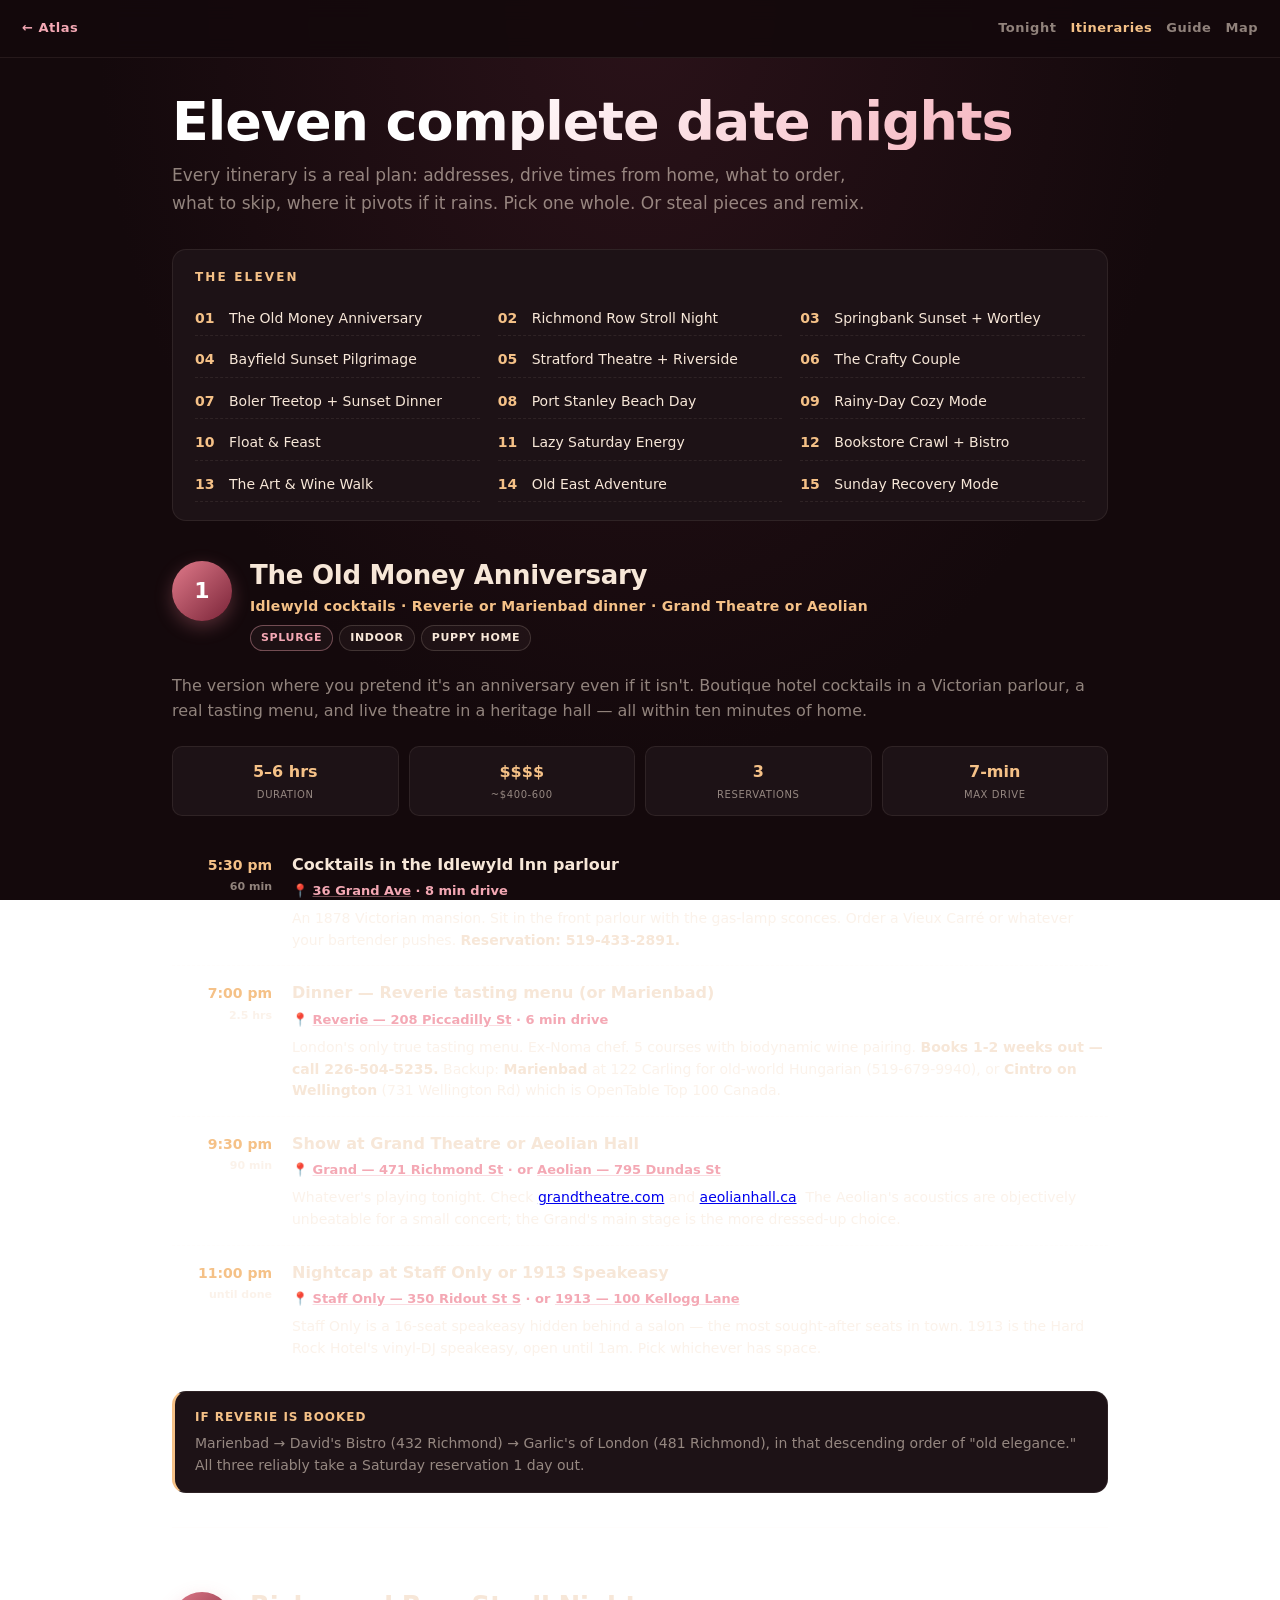
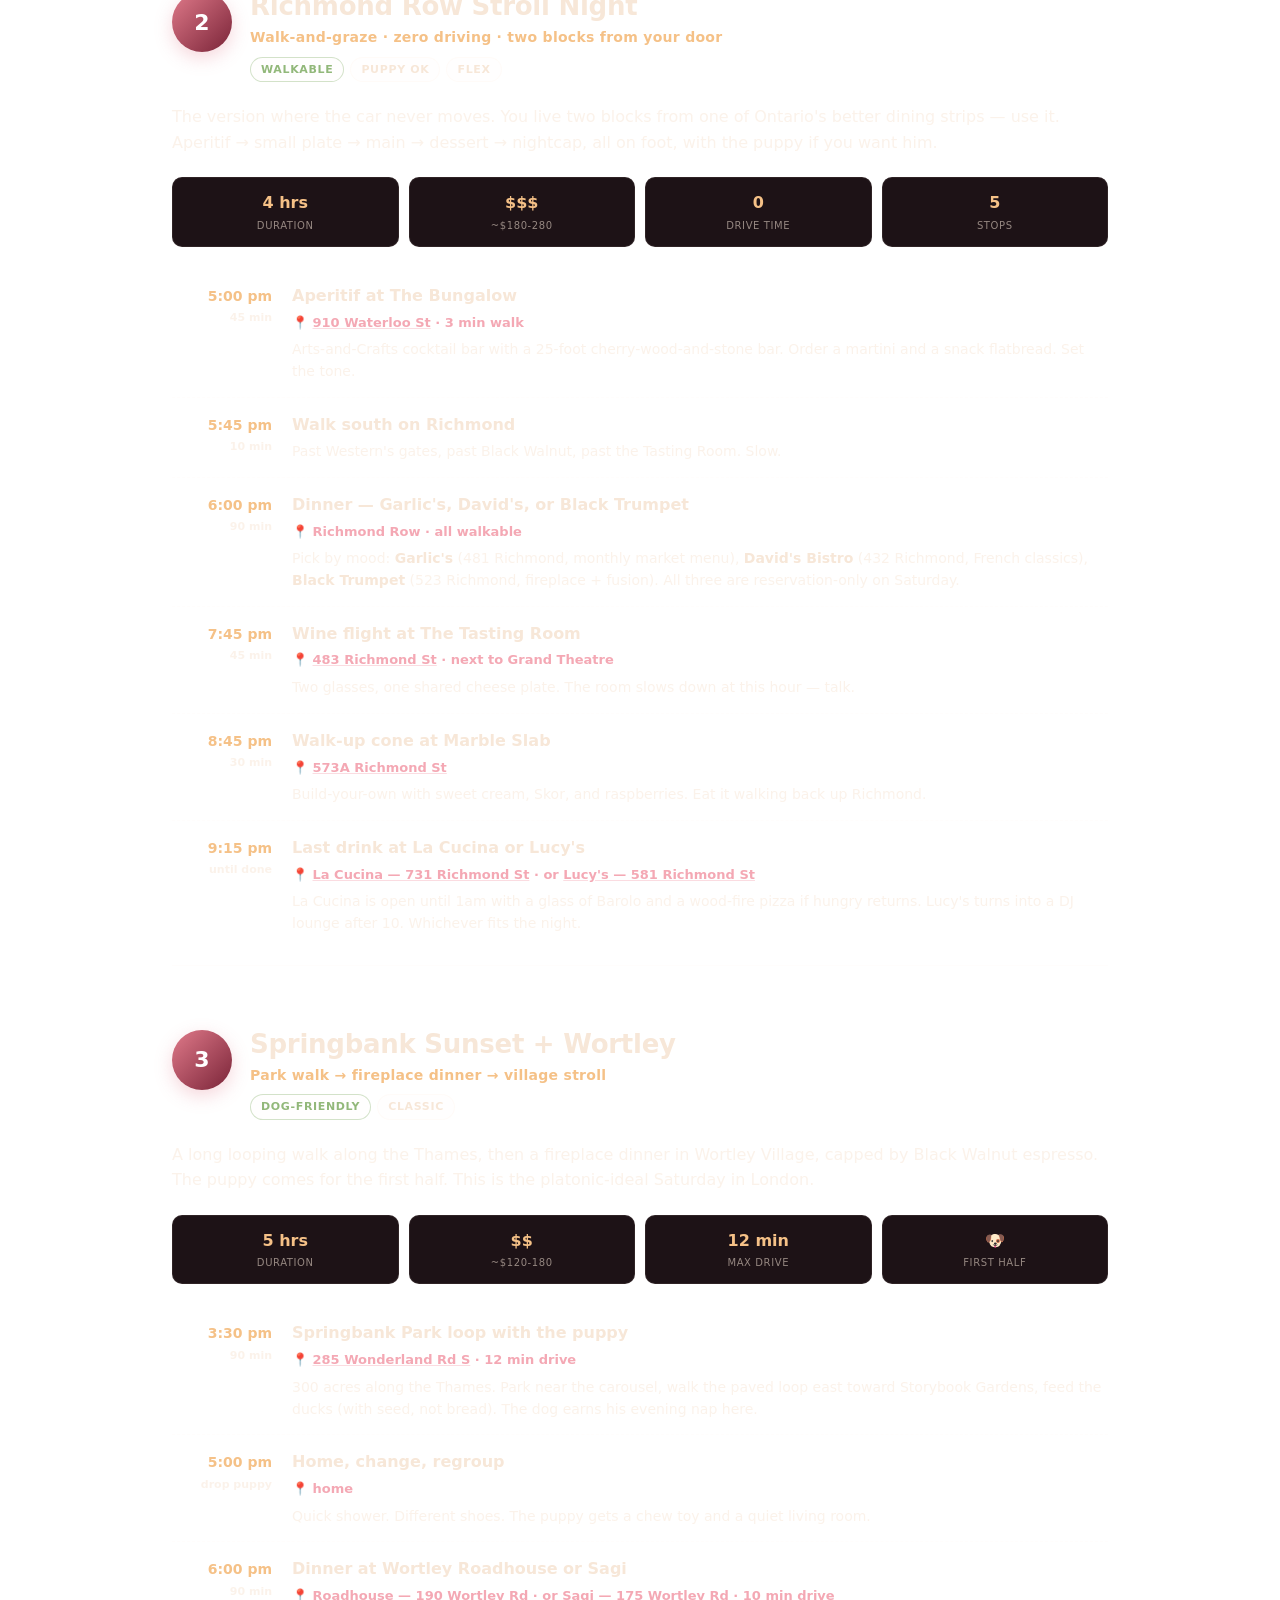
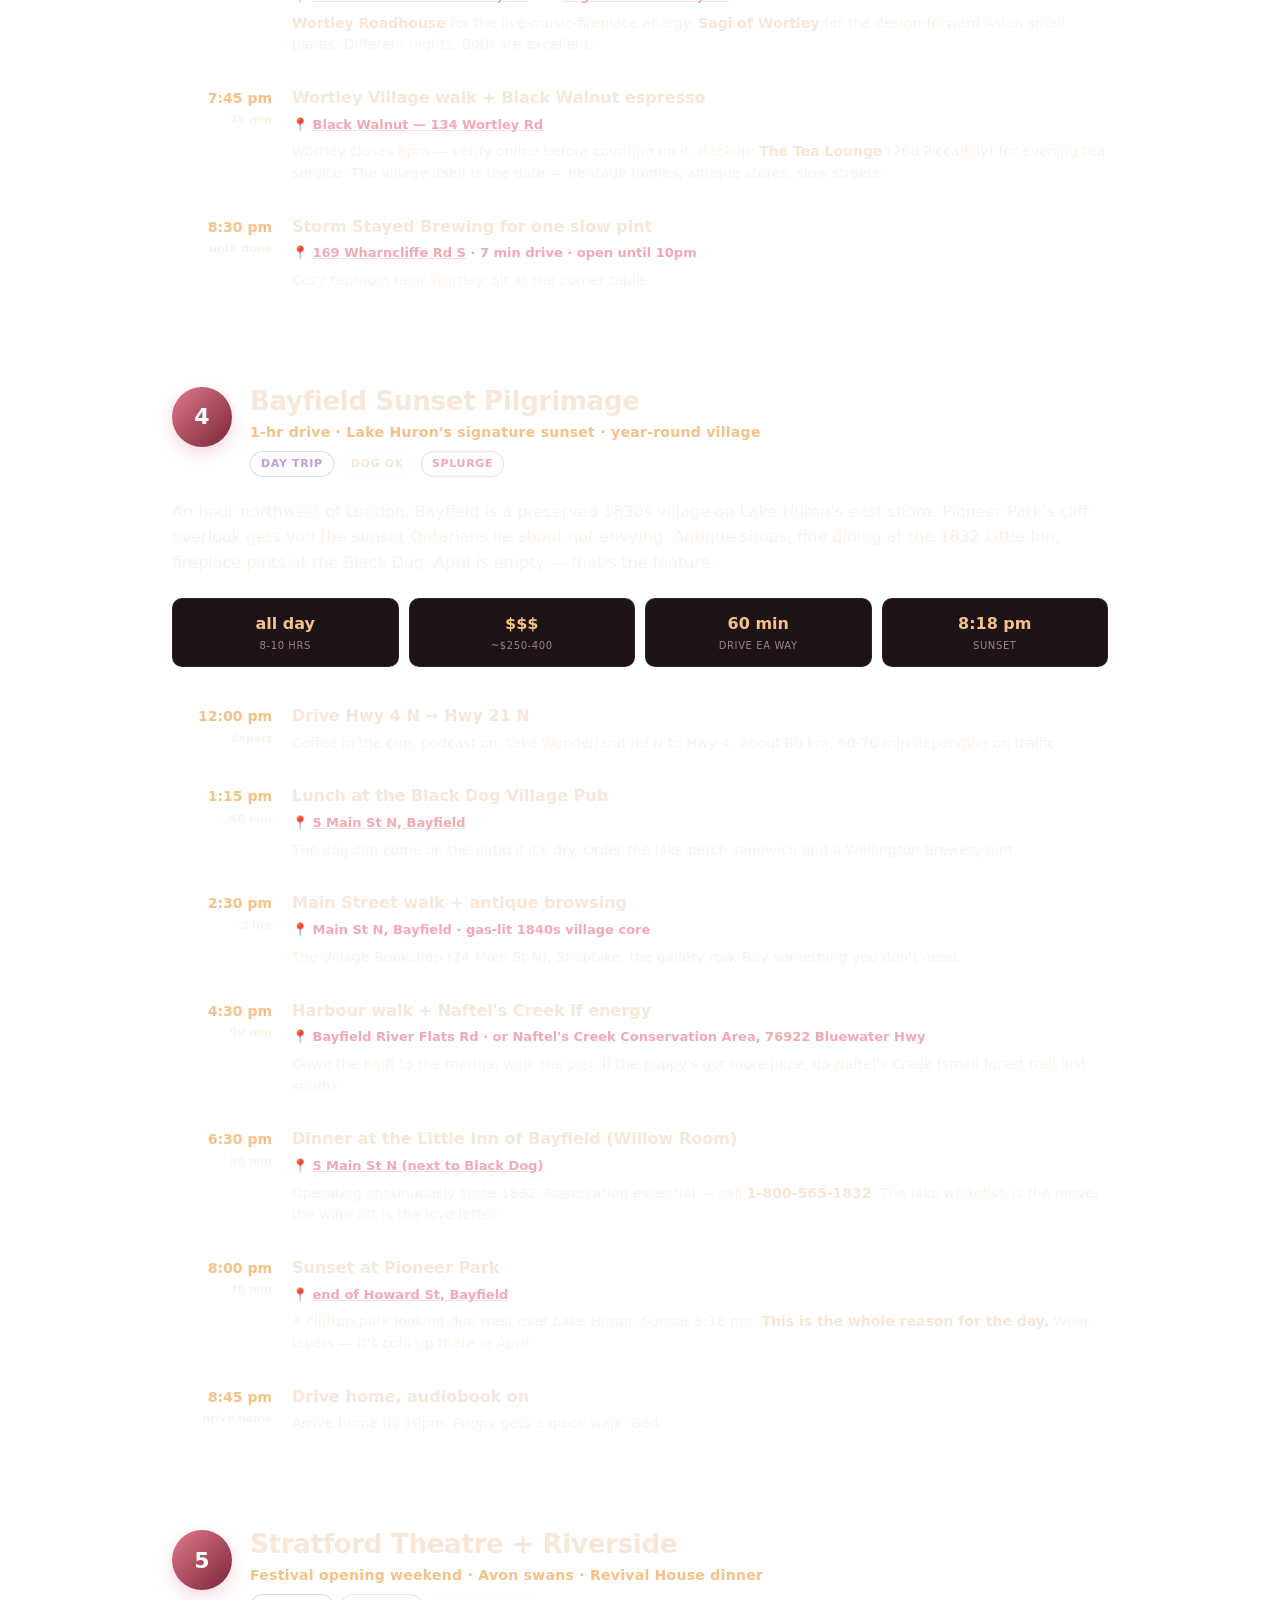
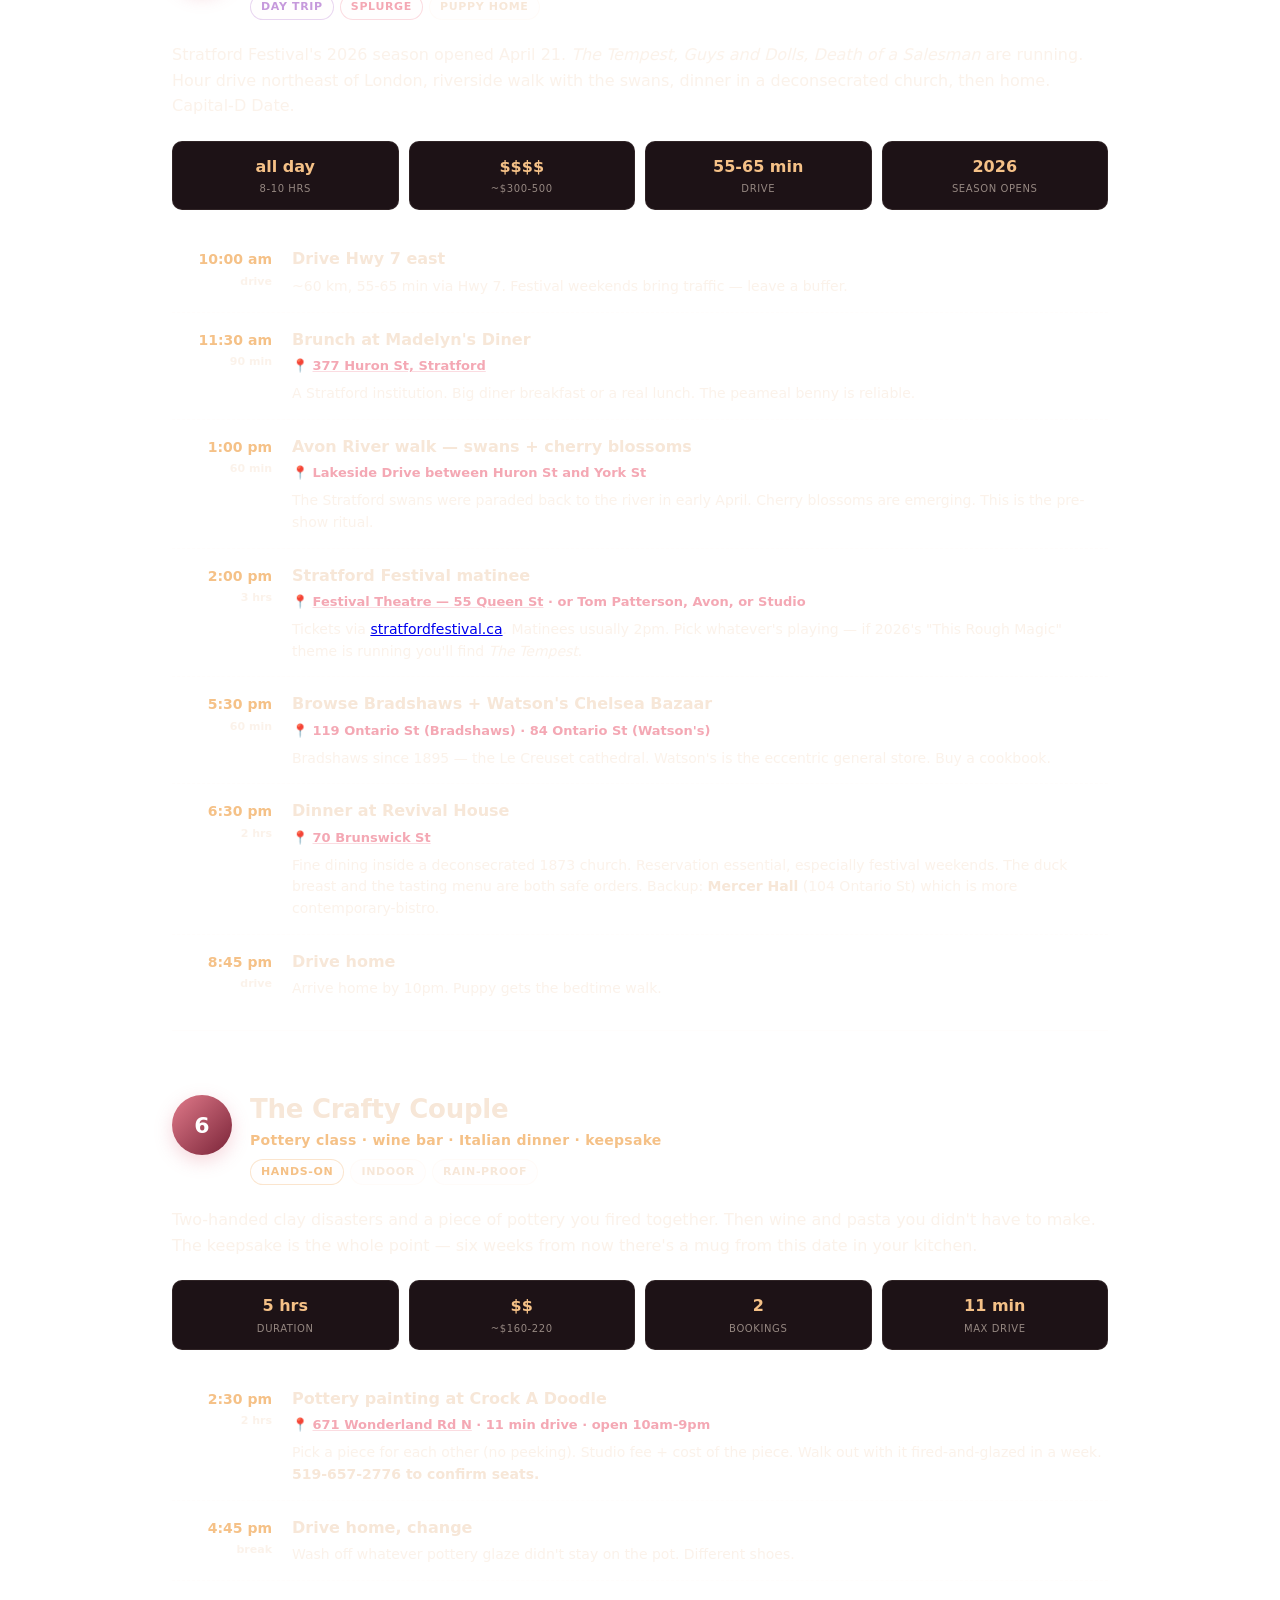
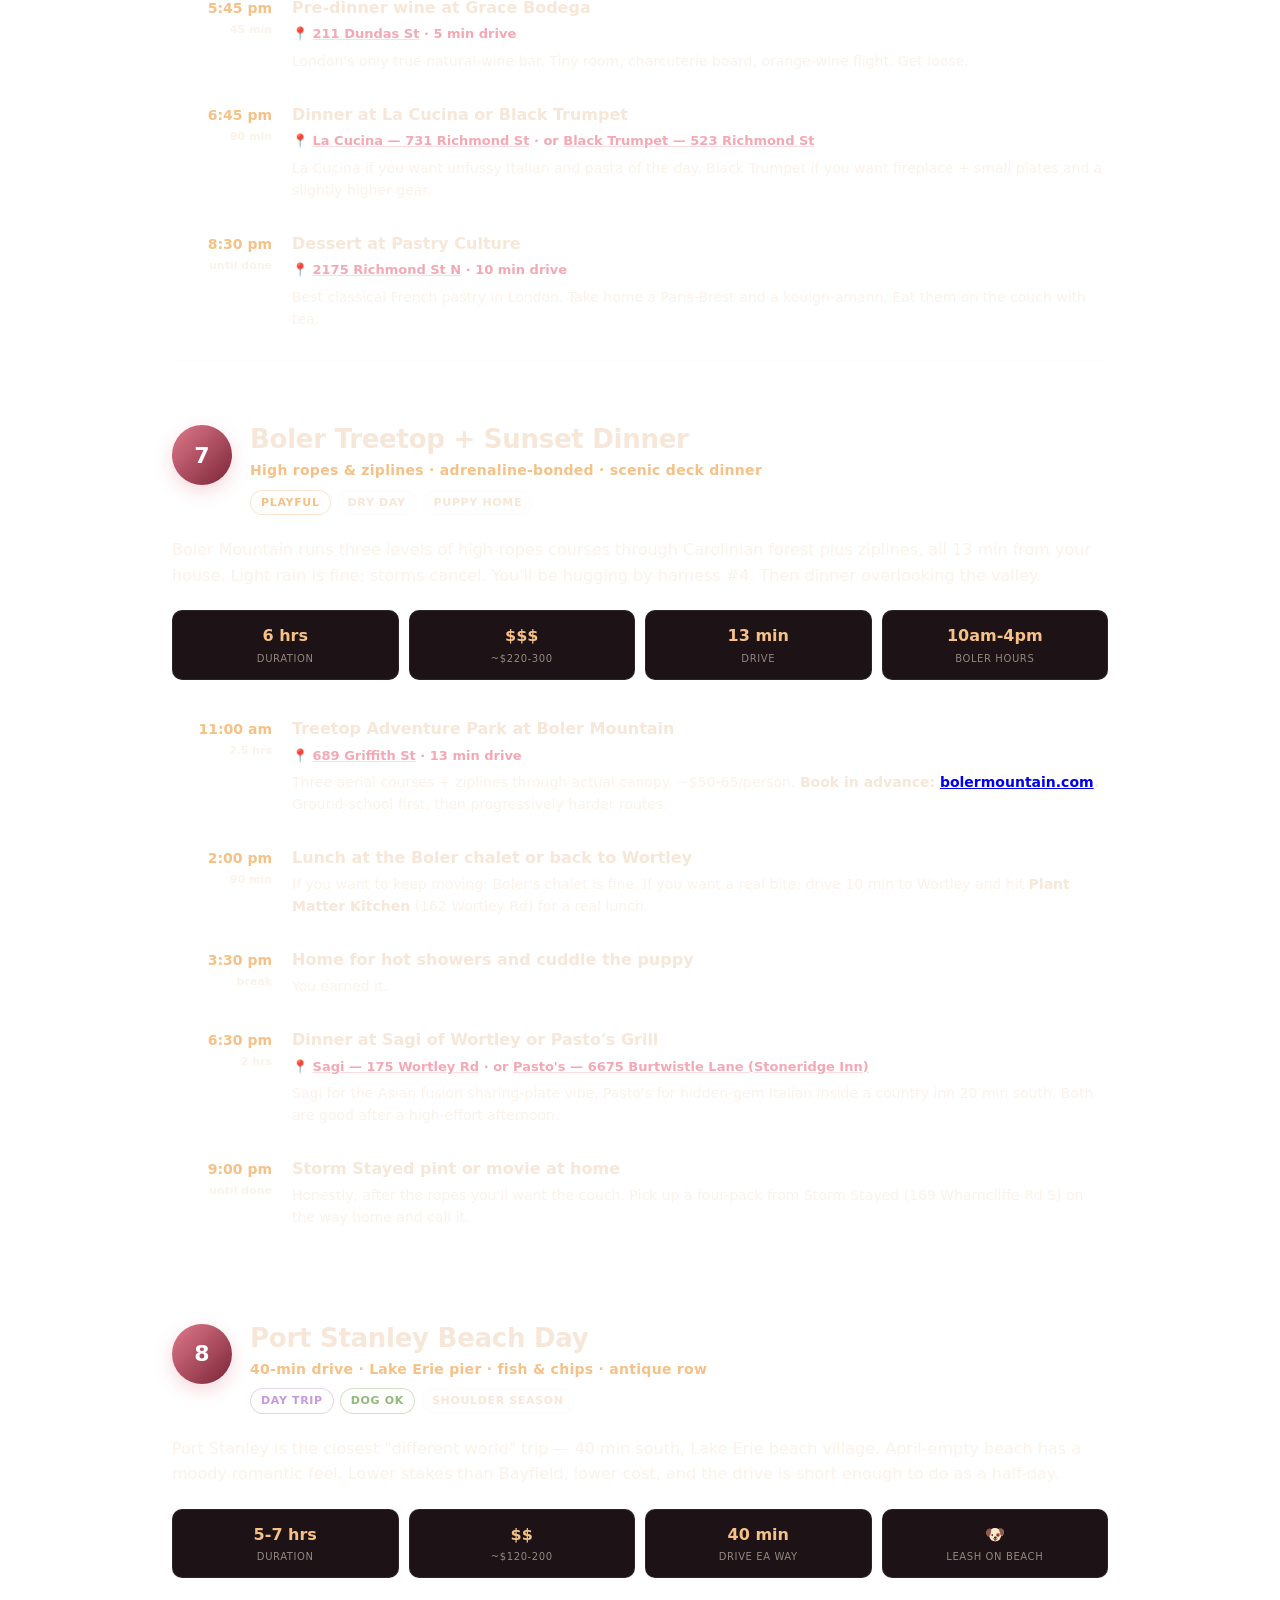
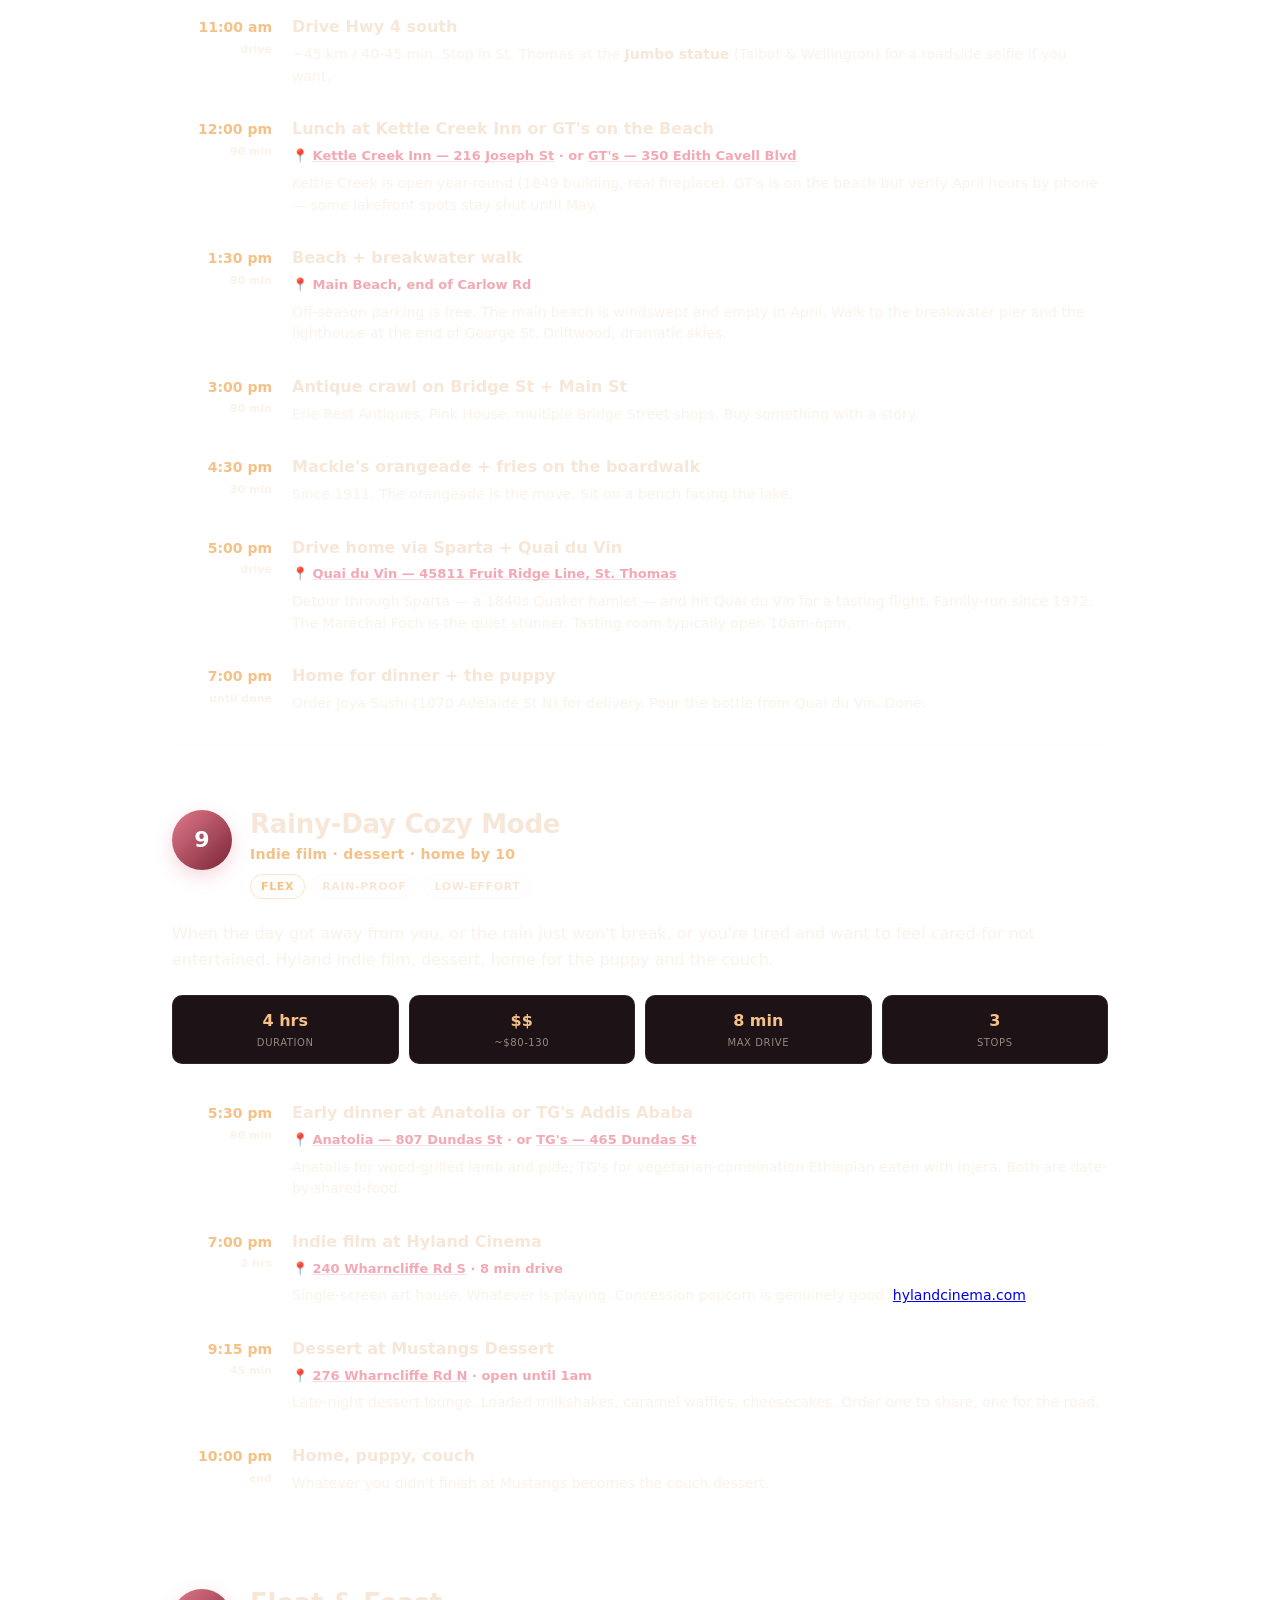
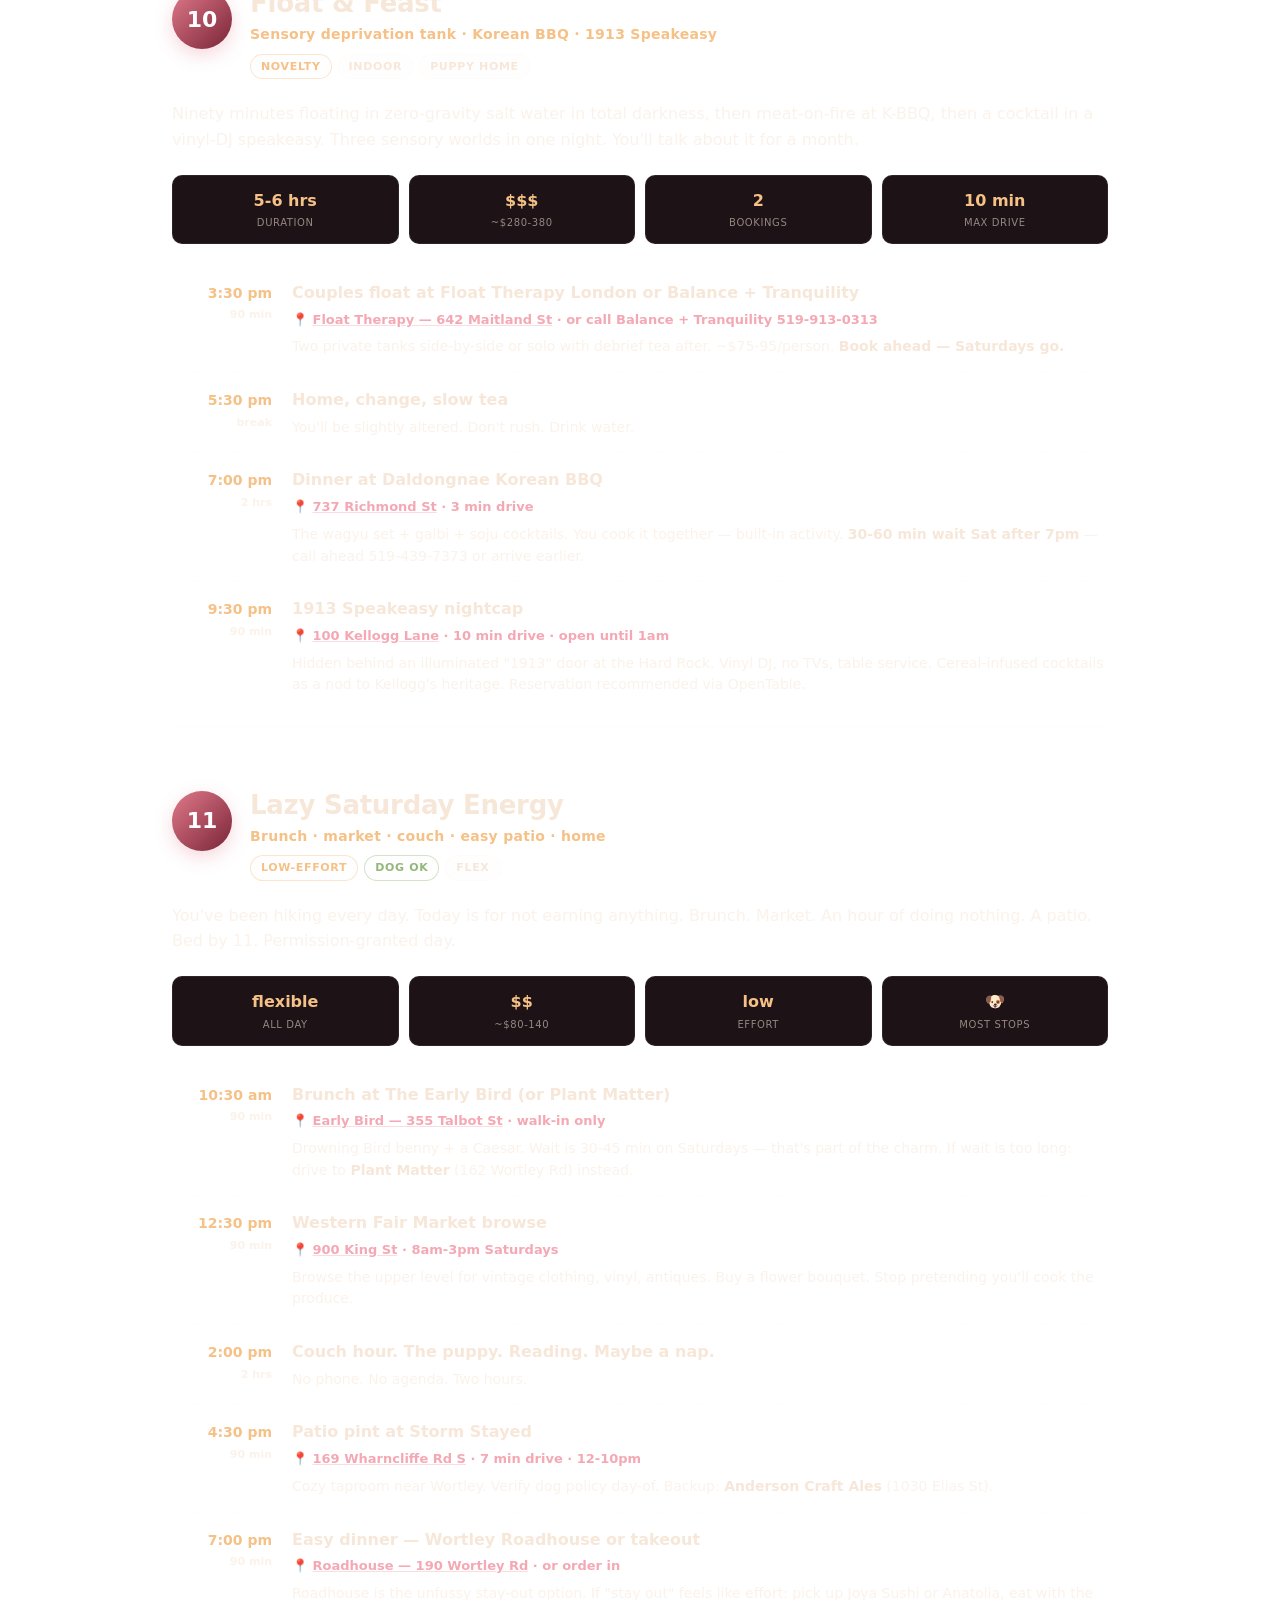
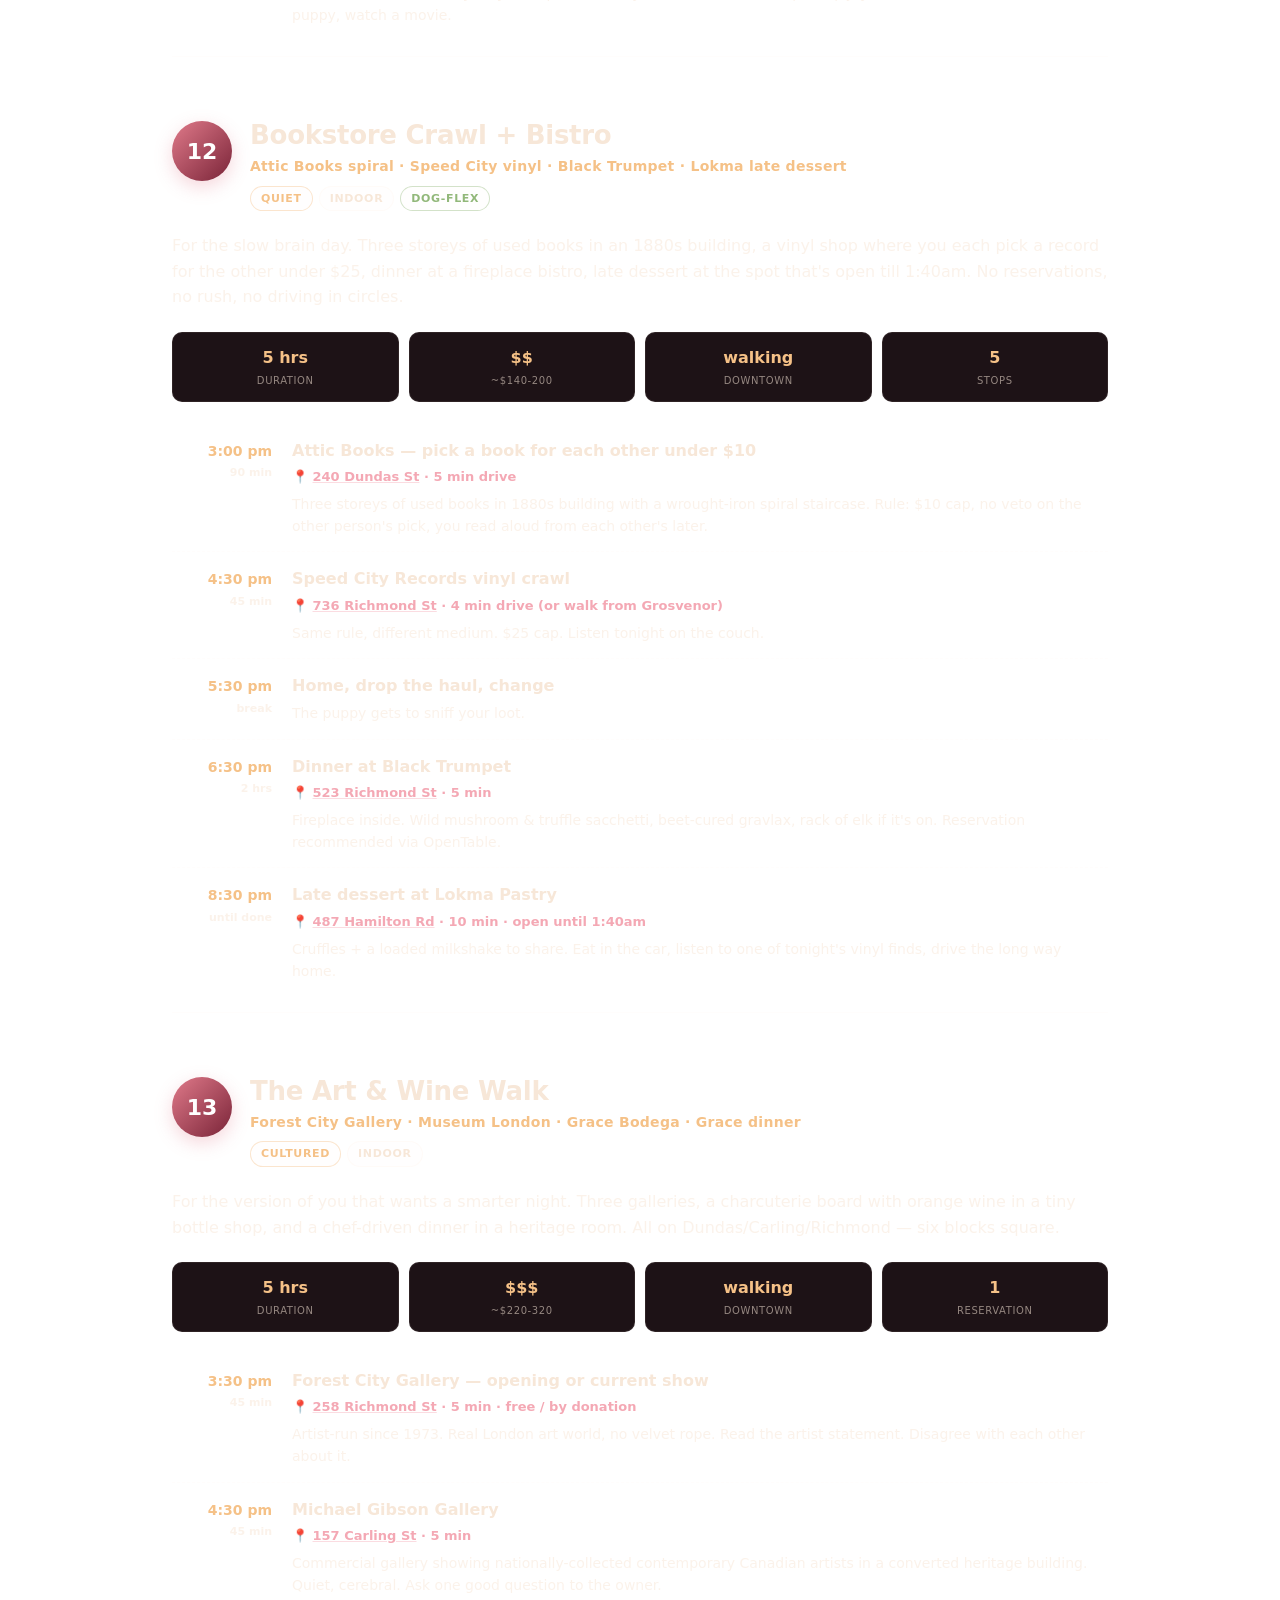
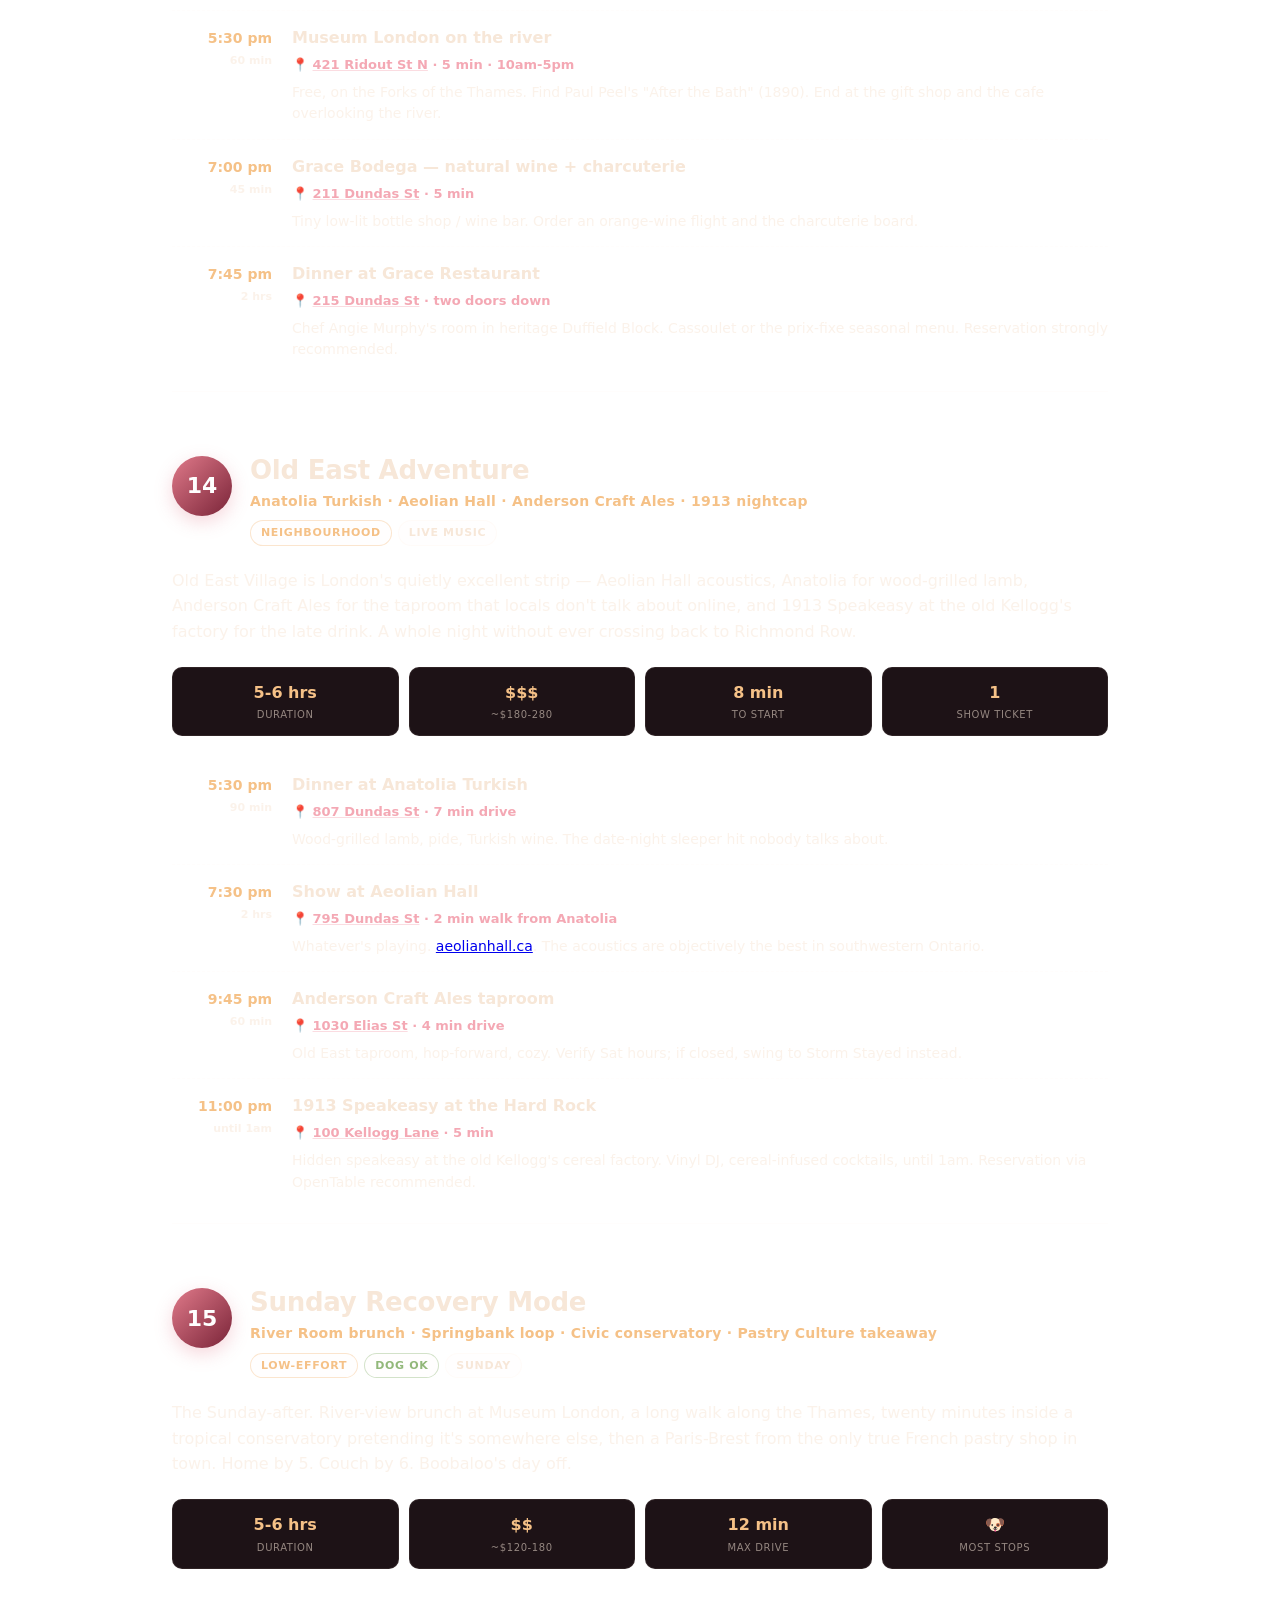
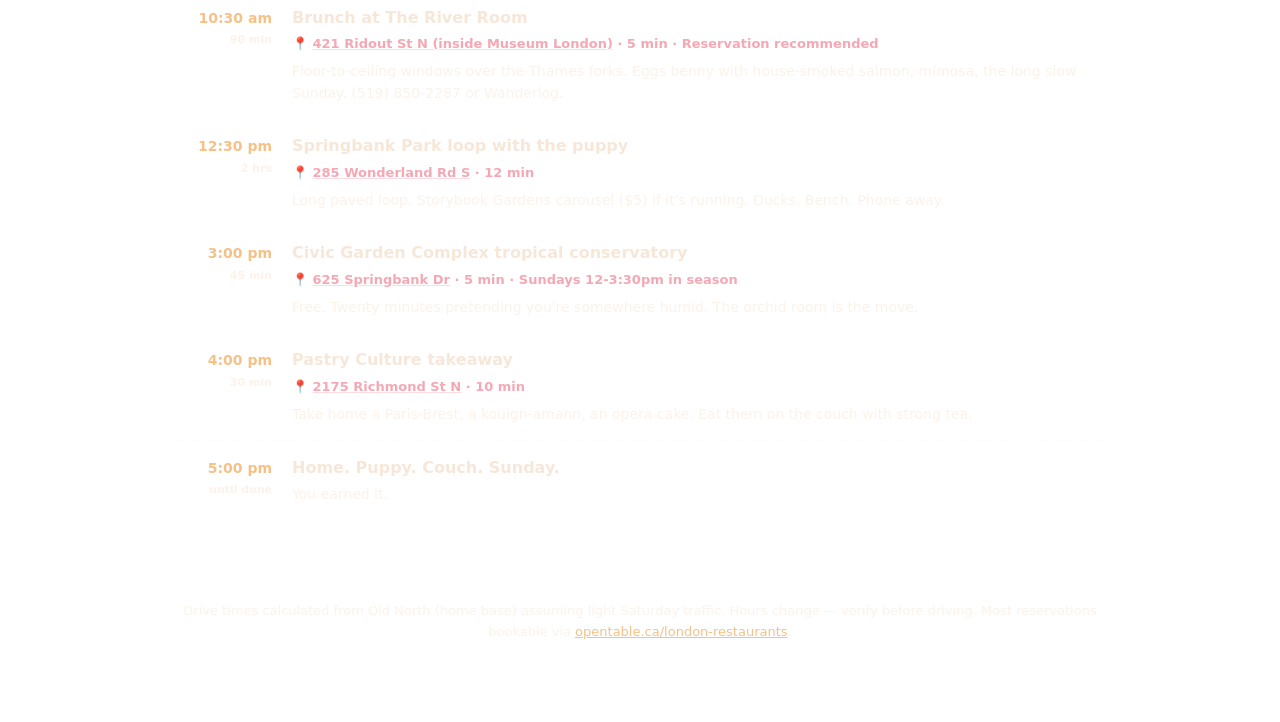
<file: itineraries.html>
<!doctype html>
<html lang="en">
<head>
  <meta charset="utf-8" />
  <meta name="viewport" content="width=device-width, initial-scale=1" />
  <title>11 Itineraries — Fadi &amp; Nomi Date Night</title>
  <style>
    :root {
      --bg: #14090c; --surface: #1d1216; --surface2: #281a1f;
      --border: rgba(255,228,210,0.08); --border2: rgba(255,228,210,0.16);
      --text: #f7e7d8; --muted: rgba(247,231,216,0.55);
      --accent: #d4a373; --accent2: #f5c187;
      --rose: #e07a8a; --rose2: #f4a8b4; --burgundy: #7a2438;
      --green: #92b87a; --amber: #f5c187; --plum: #c69adc;
      --radius: 14px;
    }
    * { margin: 0; padding: 0; box-sizing: border-box; }
    html { scroll-behavior: smooth; }
    body {
      font-family: -apple-system, BlinkMacSystemFont, 'Segoe UI', system-ui, sans-serif;
      background: radial-gradient(ellipse at top, #2a1219 0%, var(--bg) 60%) fixed;
      color: var(--text); line-height: 1.6; min-height: 100vh;
    }
    .nav { padding: 18px 22px; display: flex; gap: 14px; align-items: center; border-bottom: 1px solid var(--border); position: sticky; top: 0; background: rgba(20,9,12,0.92); backdrop-filter: blur(10px); z-index: 50; }
    .nav a { color: var(--muted); text-decoration: none; font-size: 13px; font-weight: 600; letter-spacing: 0.04em; }
    .nav a:hover { color: var(--accent2); }
    .nav .home { color: var(--rose2); margin-right: auto; }

    .container { max-width: 980px; margin: 0 auto; padding: 36px 22px 80px; }

    .hdr h1 {
      font-size: clamp(36px, 5vw, 54px); font-weight: 900; letter-spacing: -0.02em;
      line-height: 1.05; margin-bottom: 12px;
      background: linear-gradient(135deg, #fff 30%, var(--rose2) 100%);
      -webkit-background-clip: text; -webkit-text-fill-color: transparent;
    }
    .hdr p { color: var(--muted); font-size: 17px; max-width: 720px; margin-bottom: 32px; }

    .toc {
      background: var(--surface); border: 1px solid var(--border);
      border-radius: var(--radius); padding: 18px 22px; margin-bottom: 40px;
    }
    .toc h3 { font-size: 12px; font-weight: 800; letter-spacing: 0.18em; color: var(--accent2); text-transform: uppercase; margin-bottom: 14px; }
    .toc-grid { display: grid; grid-template-columns: repeat(auto-fit, minmax(280px, 1fr)); gap: 6px 18px; }
    .toc a { display: block; padding: 6px 0; color: var(--text); text-decoration: none; font-size: 14px; border-bottom: 1px dashed var(--border); }
    .toc a:hover { color: var(--rose2); }
    .toc a span { color: var(--accent2); font-weight: 800; margin-right: 10px; display: inline-block; min-width: 24px; }

    .itin {
      margin-bottom: 64px; padding-bottom: 16px;
      border-bottom: 1px solid var(--border);
    }
    .itin .lead {
      display: flex; align-items: flex-start; gap: 18px; margin-bottom: 22px; flex-wrap: wrap;
    }
    .itin .num {
      flex-shrink: 0; width: 60px; height: 60px; border-radius: 50%;
      background: linear-gradient(135deg, var(--rose), var(--burgundy));
      color: #fff; font-weight: 900; font-size: 22px;
      display: flex; align-items: center; justify-content: center;
      box-shadow: 0 6px 18px rgba(224,122,138,0.3);
    }
    .itin .titlewrap { flex: 1; min-width: 260px; }
    .itin h2 {
      font-size: 26px; font-weight: 800; letter-spacing: -0.01em;
      margin-bottom: 4px; line-height: 1.15;
    }
    .itin .sub { font-size: 14px; color: var(--accent2); font-weight: 600; letter-spacing: 0.02em; }
    .itin .tags { display: flex; gap: 6px; margin-top: 8px; flex-wrap: wrap; }
    .itin .tag {
      padding: 3px 10px; border-radius: 100px; font-size: 11px; font-weight: 700;
      letter-spacing: 0.06em; border: 1px solid var(--border2);
      background: rgba(255,228,210,0.04);
    }
    .tag.splurge { color: var(--rose2); border-color: rgba(244,168,180,0.4); }
    .tag.flex { color: var(--accent2); border-color: rgba(245,193,135,0.4); }
    .tag.day { color: var(--plum); border-color: rgba(198,154,220,0.4); }
    .tag.walk { color: var(--green); border-color: rgba(146,184,122,0.4); }

    .itin .lede { color: var(--muted); font-size: 16px; margin-bottom: 22px; line-height: 1.6; }

    .timeline { display: flex; flex-direction: column; }
    .step {
      display: grid; grid-template-columns: 100px 1fr; gap: 20px;
      padding: 14px 0; border-bottom: 1px dashed var(--border);
    }
    .step:last-child { border-bottom: none; }
    .step .tm {
      font-weight: 800; color: var(--accent2); font-size: 14px;
      text-align: right; padding-top: 2px;
    }
    .step .tm .dur { display: block; font-size: 11px; color: var(--muted); font-weight: 600; margin-top: 2px; }
    .step h4 { font-size: 16px; font-weight: 700; margin-bottom: 4px; color: var(--text); }
    .step .where { font-size: 13px; color: var(--rose2); margin-bottom: 6px; font-weight: 600; }
    .step .where a { color: inherit; text-decoration: underline; text-decoration-color: rgba(244,168,180,0.4); }
    .step .desc { color: var(--muted); font-size: 14px; line-height: 1.55; }
    .step .desc strong { color: var(--text); }
    .step .meta {
      display: flex; flex-wrap: wrap; gap: 8px; margin-top: 8px;
      font-size: 12px; color: var(--muted);
    }
    .step .meta span {
      padding: 2px 9px; background: rgba(255,228,210,0.05);
      border-radius: 100px; border: 1px solid var(--border);
    }

    .summary {
      display: grid; grid-template-columns: repeat(auto-fit, minmax(140px, 1fr));
      gap: 10px; margin: 16px 0 22px;
    }
    .sum-cell {
      background: var(--surface); border: 1px solid var(--border);
      border-radius: 10px; padding: 12px; text-align: center;
    }
    .sum-cell .v { font-size: 16px; font-weight: 800; color: var(--accent2); }
    .sum-cell .l { font-size: 10px; color: var(--muted); margin-top: 2px; letter-spacing: 0.06em; text-transform: uppercase; }

    .pivot {
      margin: 18px 0; padding: 16px 20px; border-radius: var(--radius);
      background: var(--surface); border: 1px solid var(--border); border-left: 3px solid var(--amber);
      font-size: 14px;
    }
    .pivot strong { color: var(--amber); font-size: 12px; font-weight: 800; letter-spacing: 0.08em; text-transform: uppercase; display: block; margin-bottom: 4px; }
    .pivot p { color: var(--muted); }

    @media (max-width: 640px) {
      .step { grid-template-columns: 70px 1fr; gap: 12px; }
      .step .tm { font-size: 12px; }
      .itin .num { width: 48px; height: 48px; font-size: 18px; }
      .itin h2 { font-size: 22px; }
    }
  </style>
</head>
<body>

  <div class="nav">
    <a class="home" href="./index.html">← Atlas</a>
    <a href="./today.html">Tonight</a>
    <a href="./itineraries.html" style="color:var(--accent2);">Itineraries</a>
    <a href="./guide.html">Guide</a>
    <a href="./map.html">Map</a>
  </div>

  <div class="container">
    <div class="hdr">
      <h1>Eleven complete date nights</h1>
      <p>Every itinerary is a real plan: addresses, drive times from home, what to order, what to skip, where it pivots if it rains. Pick one whole. Or steal pieces and remix.</p>
    </div>

    <div class="toc">
      <h3>The Eleven</h3>
      <div class="toc-grid">
        <a href="#i1"><span>01</span>The Old Money Anniversary</a>
        <a href="#i2"><span>02</span>Richmond Row Stroll Night</a>
        <a href="#i3"><span>03</span>Springbank Sunset + Wortley</a>
        <a href="#i4"><span>04</span>Bayfield Sunset Pilgrimage</a>
        <a href="#i5"><span>05</span>Stratford Theatre + Riverside</a>
        <a href="#i6"><span>06</span>The Crafty Couple</a>
        <a href="#i7"><span>07</span>Boler Treetop + Sunset Dinner</a>
        <a href="#i8"><span>08</span>Port Stanley Beach Day</a>
        <a href="#i9"><span>09</span>Rainy-Day Cozy Mode</a>
        <a href="#i10"><span>10</span>Float &amp; Feast</a>
        <a href="#i11"><span>11</span>Lazy Saturday Energy</a>
        <a href="#i12"><span>12</span>Bookstore Crawl + Bistro</a>
        <a href="#i13"><span>13</span>The Art &amp; Wine Walk</a>
        <a href="#i14"><span>14</span>Old East Adventure</a>
        <a href="#i15"><span>15</span>Sunday Recovery Mode</a>
      </div>
    </div>

    <!-- ============ 01 ============ -->
    <div class="itin" id="i1">
      <div class="lead">
        <div class="num">1</div>
        <div class="titlewrap">
          <h2>The Old Money Anniversary</h2>
          <div class="sub">Idlewyld cocktails · Reverie or Marienbad dinner · Grand Theatre or Aeolian</div>
          <div class="tags">
            <span class="tag splurge">SPLURGE</span><span class="tag">INDOOR</span><span class="tag">PUPPY HOME</span>
          </div>
        </div>
      </div>
      <p class="lede">The version where you pretend it's an anniversary even if it isn't. Boutique hotel cocktails in a Victorian parlour, a real tasting menu, and live theatre in a heritage hall — all within ten minutes of home.</p>

      <div class="summary">
        <div class="sum-cell"><div class="v">5–6 hrs</div><div class="l">duration</div></div>
        <div class="sum-cell"><div class="v">$$$$</div><div class="l">~$400-600</div></div>
        <div class="sum-cell"><div class="v">3</div><div class="l">reservations</div></div>
        <div class="sum-cell"><div class="v">7-min</div><div class="l">max drive</div></div>
      </div>

      <div class="timeline">
        <div class="step"><div class="tm">5:30 pm<span class="dur">60 min</span></div><div>
          <h4>Cocktails in the Idlewyld Inn parlour</h4>
          <div class="where">📍 <a href="https://www.google.com/maps/search/?api=1&query=36+Grand+Ave+London+ON" target="_blank" rel="noopener">36 Grand Ave</a> · 8 min drive</div>
          <div class="desc">An 1878 Victorian mansion. Sit in the front parlour with the gas-lamp sconces. Order a Vieux Carré or whatever your bartender pushes. <strong>Reservation: 519-433-2891.</strong></div>
        </div></div>
        <div class="step"><div class="tm">7:00 pm<span class="dur">2.5 hrs</span></div><div>
          <h4>Dinner — Reverie tasting menu (or Marienbad)</h4>
          <div class="where">📍 <a href="https://www.google.com/maps/search/?api=1&query=208+Piccadilly+St+London+ON" target="_blank" rel="noopener">Reverie — 208 Piccadilly St</a> · 6 min drive</div>
          <div class="desc">London's only true tasting menu. Ex-Noma chef. 5 courses with biodynamic wine pairing. <strong>Books 1-2 weeks out — call 226-504-5235.</strong> Backup: <strong>Marienbad</strong> at 122 Carling for old-world Hungarian (519-679-9940), or <strong>Cintro on Wellington</strong> (731 Wellington Rd) which is OpenTable Top 100 Canada.</div>
        </div></div>
        <div class="step"><div class="tm">9:30 pm<span class="dur">90 min</span></div><div>
          <h4>Show at Grand Theatre or Aeolian Hall</h4>
          <div class="where">📍 <a href="https://www.google.com/maps/search/?api=1&query=471+Richmond+St+London+ON" target="_blank" rel="noopener">Grand — 471 Richmond St</a> · or <a href="https://www.google.com/maps/search/?api=1&query=795+Dundas+St+London+ON" target="_blank" rel="noopener">Aeolian — 795 Dundas St</a></div>
          <div class="desc">Whatever's playing tonight. Check <a href="https://www.grandtheatre.com" target="_blank" rel="noopener">grandtheatre.com</a> and <a href="https://aeolianhall.ca/events/" target="_blank" rel="noopener">aeolianhall.ca</a>. The Aeolian's acoustics are objectively unbeatable for a small concert; the Grand's main stage is the more dressed-up choice.</div>
        </div></div>
        <div class="step"><div class="tm">11:00 pm<span class="dur">until done</span></div><div>
          <h4>Nightcap at Staff Only or 1913 Speakeasy</h4>
          <div class="where">📍 <a href="https://www.google.com/maps/search/?api=1&query=Staff+Only+350+Ridout+St+S+London+ON" target="_blank" rel="noopener">Staff Only — 350 Ridout St S</a> · or <a href="https://www.google.com/maps/search/?api=1&query=100+Kellogg+Lane+London+ON" target="_blank" rel="noopener">1913 — 100 Kellogg Lane</a></div>
          <div class="desc">Staff Only is a 16-seat speakeasy hidden behind a salon — the most sought-after seats in town. 1913 is the Hard Rock Hotel's vinyl-DJ speakeasy, open until 1am. Pick whichever has space.</div>
        </div></div>
      </div>

      <div class="pivot">
        <strong>If Reverie is booked</strong>
        <p>Marienbad → David's Bistro (432 Richmond) → Garlic's of London (481 Richmond), in that descending order of "old elegance." All three reliably take a Saturday reservation 1 day out.</p>
      </div>
    </div>

    <!-- ============ 02 ============ -->
    <div class="itin" id="i2">
      <div class="lead">
        <div class="num">2</div>
        <div class="titlewrap">
          <h2>Richmond Row Stroll Night</h2>
          <div class="sub">Walk-and-graze · zero driving · two blocks from your door</div>
          <div class="tags">
            <span class="tag walk">WALKABLE</span><span class="tag">PUPPY OK</span><span class="tag">FLEX</span>
          </div>
        </div>
      </div>
      <p class="lede">The version where the car never moves. You live two blocks from one of Ontario's better dining strips — use it. Aperitif → small plate → main → dessert → nightcap, all on foot, with the puppy if you want him.</p>

      <div class="summary">
        <div class="sum-cell"><div class="v">4 hrs</div><div class="l">duration</div></div>
        <div class="sum-cell"><div class="v">$$$</div><div class="l">~$180-280</div></div>
        <div class="sum-cell"><div class="v">0</div><div class="l">drive time</div></div>
        <div class="sum-cell"><div class="v">5</div><div class="l">stops</div></div>
      </div>

      <div class="timeline">
        <div class="step"><div class="tm">5:00 pm<span class="dur">45 min</span></div><div>
          <h4>Aperitif at The Bungalow</h4>
          <div class="where">📍 <a href="https://www.google.com/maps/search/?api=1&query=910+Waterloo+St+London+ON" target="_blank" rel="noopener">910 Waterloo St</a> · 3 min walk</div>
          <div class="desc">Arts-and-Crafts cocktail bar with a 25-foot cherry-wood-and-stone bar. Order a martini and a snack flatbread. Set the tone.</div>
        </div></div>
        <div class="step"><div class="tm">5:45 pm<span class="dur">10 min</span></div><div>
          <h4>Walk south on Richmond</h4>
          <div class="desc">Past Western's gates, past Black Walnut, past the Tasting Room. Slow.</div>
        </div></div>
        <div class="step"><div class="tm">6:00 pm<span class="dur">90 min</span></div><div>
          <h4>Dinner — Garlic's, David's, or Black Trumpet</h4>
          <div class="where">📍 Richmond Row · all walkable</div>
          <div class="desc">Pick by mood: <strong>Garlic's</strong> (481 Richmond, monthly market menu), <strong>David's Bistro</strong> (432 Richmond, French classics), <strong>Black Trumpet</strong> (523 Richmond, fireplace + fusion). All three are reservation-only on Saturday.</div>
        </div></div>
        <div class="step"><div class="tm">7:45 pm<span class="dur">45 min</span></div><div>
          <h4>Wine flight at The Tasting Room</h4>
          <div class="where">📍 <a href="https://www.google.com/maps/search/?api=1&query=483+Richmond+St+London+ON" target="_blank" rel="noopener">483 Richmond St</a> · next to Grand Theatre</div>
          <div class="desc">Two glasses, one shared cheese plate. The room slows down at this hour — talk.</div>
        </div></div>
        <div class="step"><div class="tm">8:45 pm<span class="dur">30 min</span></div><div>
          <h4>Walk-up cone at Marble Slab</h4>
          <div class="where">📍 <a href="https://www.google.com/maps/search/?api=1&query=573A+Richmond+St+London+ON" target="_blank" rel="noopener">573A Richmond St</a></div>
          <div class="desc">Build-your-own with sweet cream, Skor, and raspberries. Eat it walking back up Richmond.</div>
        </div></div>
        <div class="step"><div class="tm">9:15 pm<span class="dur">until done</span></div><div>
          <h4>Last drink at La Cucina or Lucy's</h4>
          <div class="where">📍 <a href="https://www.google.com/maps/search/?api=1&query=731+Richmond+St+London+ON" target="_blank" rel="noopener">La Cucina — 731 Richmond St</a> · or <a href="https://www.google.com/maps/search/?api=1&query=581+Richmond+St+London+ON" target="_blank" rel="noopener">Lucy's — 581 Richmond St</a></div>
          <div class="desc">La Cucina is open until 1am with a glass of Barolo and a wood-fire pizza if hungry returns. Lucy's turns into a DJ lounge after 10. Whichever fits the night.</div>
        </div></div>
      </div>
    </div>

    <!-- ============ 03 ============ -->
    <div class="itin" id="i3">
      <div class="lead">
        <div class="num">3</div>
        <div class="titlewrap">
          <h2>Springbank Sunset + Wortley</h2>
          <div class="sub">Park walk → fireplace dinner → village stroll</div>
          <div class="tags">
            <span class="tag walk">DOG-FRIENDLY</span><span class="tag">CLASSIC</span>
          </div>
        </div>
      </div>
      <p class="lede">A long looping walk along the Thames, then a fireplace dinner in Wortley Village, capped by Black Walnut espresso. The puppy comes for the first half. This is the platonic-ideal Saturday in London.</p>

      <div class="summary">
        <div class="sum-cell"><div class="v">5 hrs</div><div class="l">duration</div></div>
        <div class="sum-cell"><div class="v">$$</div><div class="l">~$120-180</div></div>
        <div class="sum-cell"><div class="v">12 min</div><div class="l">max drive</div></div>
        <div class="sum-cell"><div class="v">🐶</div><div class="l">first half</div></div>
      </div>

      <div class="timeline">
        <div class="step"><div class="tm">3:30 pm<span class="dur">90 min</span></div><div>
          <h4>Springbank Park loop with the puppy</h4>
          <div class="where">📍 <a href="https://www.google.com/maps/search/?api=1&query=285+Wonderland+Rd+S+London+ON" target="_blank" rel="noopener">285 Wonderland Rd S</a> · 12 min drive</div>
          <div class="desc">300 acres along the Thames. Park near the carousel, walk the paved loop east toward Storybook Gardens, feed the ducks (with seed, not bread). The dog earns his evening nap here.</div>
        </div></div>
        <div class="step"><div class="tm">5:00 pm<span class="dur">drop puppy</span></div><div>
          <h4>Home, change, regroup</h4>
          <div class="where">📍 home</div>
          <div class="desc">Quick shower. Different shoes. The puppy gets a chew toy and a quiet living room.</div>
        </div></div>
        <div class="step"><div class="tm">6:00 pm<span class="dur">90 min</span></div><div>
          <h4>Dinner at Wortley Roadhouse or Sagi</h4>
          <div class="where">📍 <a href="https://www.google.com/maps/search/?api=1&query=190+Wortley+Rd+London+ON" target="_blank" rel="noopener">Roadhouse — 190 Wortley Rd</a> · or <a href="https://www.google.com/maps/search/?api=1&query=175+Wortley+Rd+London+ON" target="_blank" rel="noopener">Sagi — 175 Wortley Rd</a> · 10 min drive</div>
          <div class="desc"><strong>Wortley Roadhouse</strong> for the live-music-fireplace energy. <strong>Sagi of Wortley</strong> for the design-forward Asian small plates. Different nights. Both are excellent.</div>
        </div></div>
        <div class="step"><div class="tm">7:45 pm<span class="dur">45 min</span></div><div>
          <h4>Wortley Village walk + Black Walnut espresso</h4>
          <div class="where">📍 <a href="https://www.google.com/maps/search/?api=1&query=134+Wortley+Rd+London+ON" target="_blank" rel="noopener">Black Walnut — 134 Wortley Rd</a></div>
          <div class="desc">Wortley closes 6pm — verify online before counting on it. Backup: <strong>The Tea Lounge</strong> (268 Piccadilly) for evening tea service. The village itself is the date — heritage homes, antique stores, slow streets.</div>
        </div></div>
        <div class="step"><div class="tm">8:30 pm<span class="dur">until done</span></div><div>
          <h4>Storm Stayed Brewing for one slow pint</h4>
          <div class="where">📍 <a href="https://www.google.com/maps/search/?api=1&query=169+Wharncliffe+Rd+S+London+ON" target="_blank" rel="noopener">169 Wharncliffe Rd S</a> · 7 min drive · open until 10pm</div>
          <div class="desc">Cozy taproom near Wortley. Sit at the corner table.</div>
        </div></div>
      </div>
    </div>

    <!-- ============ 04 ============ -->
    <div class="itin" id="i4">
      <div class="lead">
        <div class="num">4</div>
        <div class="titlewrap">
          <h2>Bayfield Sunset Pilgrimage</h2>
          <div class="sub">1-hr drive · Lake Huron's signature sunset · year-round village</div>
          <div class="tags">
            <span class="tag day">DAY TRIP</span><span class="tag">DOG OK</span><span class="tag splurge">SPLURGE</span>
          </div>
        </div>
      </div>
      <p class="lede">An hour northwest of London, Bayfield is a preserved 1830s village on Lake Huron's east shore. Pioneer Park's cliff overlook gets you the sunset Ontarians lie about not envying. Antique shops, fine dining at the 1832 Little Inn, fireplace pints at the Black Dog. April is empty — that's the feature.</p>

      <div class="summary">
        <div class="sum-cell"><div class="v">all day</div><div class="l">8-10 hrs</div></div>
        <div class="sum-cell"><div class="v">$$$</div><div class="l">~$250-400</div></div>
        <div class="sum-cell"><div class="v">60 min</div><div class="l">drive ea way</div></div>
        <div class="sum-cell"><div class="v">8:18 pm</div><div class="l">sunset</div></div>
      </div>

      <div class="timeline">
        <div class="step"><div class="tm">12:00 pm<span class="dur">depart</span></div><div>
          <h4>Drive Hwy 4 N → Hwy 21 N</h4>
          <div class="desc">Coffee in the cup, podcast on, take Wonderland Rd N to Hwy 4. About 80 km, 60-70 min depending on traffic.</div>
        </div></div>
        <div class="step"><div class="tm">1:15 pm<span class="dur">60 min</span></div><div>
          <h4>Lunch at the Black Dog Village Pub</h4>
          <div class="where">📍 <a href="https://www.google.com/maps/search/?api=1&query=5+Main+St+N+Bayfield+ON" target="_blank" rel="noopener">5 Main St N, Bayfield</a></div>
          <div class="desc">The dog can come on the patio if it's dry. Order the lake perch sandwich and a Wellington Brewery pint.</div>
        </div></div>
        <div class="step"><div class="tm">2:30 pm<span class="dur">2 hrs</span></div><div>
          <h4>Main Street walk + antique browsing</h4>
          <div class="where">📍 Main St N, Bayfield · gas-lit 1840s village core</div>
          <div class="desc">The Village Bookshop (24 Main St N), Shopbike, the gallery row. Buy something you don't need.</div>
        </div></div>
        <div class="step"><div class="tm">4:30 pm<span class="dur">90 min</span></div><div>
          <h4>Harbour walk + Naftel's Creek if energy</h4>
          <div class="where">📍 Bayfield River Flats Rd · or Naftel's Creek Conservation Area, 76922 Bluewater Hwy</div>
          <div class="desc">Down the bluff to the marina, walk the pier. If the puppy's got more juice, do Naftel's Creek (small forest trail just south).</div>
        </div></div>
        <div class="step"><div class="tm">6:30 pm<span class="dur">90 min</span></div><div>
          <h4>Dinner at the Little Inn of Bayfield (Willow Room)</h4>
          <div class="where">📍 <a href="https://www.google.com/maps/search/?api=1&query=Little+Inn+5+Main+St+N+Bayfield+ON" target="_blank" rel="noopener">5 Main St N (next to Black Dog)</a></div>
          <div class="desc">Operating continuously since 1832. Reservation essential — call <strong>1-800-565-1832</strong>. The lake whitefish is the move; the wine list is the love letter.</div>
        </div></div>
        <div class="step"><div class="tm">8:00 pm<span class="dur">30 min</span></div><div>
          <h4>Sunset at Pioneer Park</h4>
          <div class="where">📍 <a href="https://www.google.com/maps/search/?api=1&query=Pioneer+Park+Bayfield+ON" target="_blank" rel="noopener">end of Howard St, Bayfield</a></div>
          <div class="desc">A clifftop park looking due west over Lake Huron. Sunset 8:18 pm. <strong>This is the whole reason for the day.</strong> Wear layers — it's cold up there in April.</div>
        </div></div>
        <div class="step"><div class="tm">8:45 pm<span class="dur">drive home</span></div><div>
          <h4>Drive home, audiobook on</h4>
          <div class="desc">Arrive home by 10pm. Puppy gets a quick walk. Bed.</div>
        </div></div>
      </div>
    </div>

    <!-- ============ 05 ============ -->
    <div class="itin" id="i5">
      <div class="lead">
        <div class="num">5</div>
        <div class="titlewrap">
          <h2>Stratford Theatre + Riverside</h2>
          <div class="sub">Festival opening weekend · Avon swans · Revival House dinner</div>
          <div class="tags">
            <span class="tag day">DAY TRIP</span><span class="tag splurge">SPLURGE</span><span class="tag">PUPPY HOME</span>
          </div>
        </div>
      </div>
      <p class="lede">Stratford Festival's 2026 season opened April 21. <em>The Tempest, Guys and Dolls, Death of a Salesman</em> are running. Hour drive northeast of London, riverside walk with the swans, dinner in a deconsecrated church, then home. Capital-D Date.</p>

      <div class="summary">
        <div class="sum-cell"><div class="v">all day</div><div class="l">8-10 hrs</div></div>
        <div class="sum-cell"><div class="v">$$$$</div><div class="l">~$300-500</div></div>
        <div class="sum-cell"><div class="v">55-65 min</div><div class="l">drive</div></div>
        <div class="sum-cell"><div class="v">2026</div><div class="l">season opens</div></div>
      </div>

      <div class="timeline">
        <div class="step"><div class="tm">10:00 am<span class="dur">drive</span></div><div>
          <h4>Drive Hwy 7 east</h4>
          <div class="desc">~60 km, 55-65 min via Hwy 7. Festival weekends bring traffic — leave a buffer.</div>
        </div></div>
        <div class="step"><div class="tm">11:30 am<span class="dur">90 min</span></div><div>
          <h4>Brunch at Madelyn's Diner</h4>
          <div class="where">📍 <a href="https://www.google.com/maps/search/?api=1&query=377+Huron+St+Stratford+ON" target="_blank" rel="noopener">377 Huron St, Stratford</a></div>
          <div class="desc">A Stratford institution. Big diner breakfast or a real lunch. The peameal benny is reliable.</div>
        </div></div>
        <div class="step"><div class="tm">1:00 pm<span class="dur">60 min</span></div><div>
          <h4>Avon River walk — swans + cherry blossoms</h4>
          <div class="where">📍 Lakeside Drive between Huron St and York St</div>
          <div class="desc">The Stratford swans were paraded back to the river in early April. Cherry blossoms are emerging. This is the pre-show ritual.</div>
        </div></div>
        <div class="step"><div class="tm">2:00 pm<span class="dur">3 hrs</span></div><div>
          <h4>Stratford Festival matinee</h4>
          <div class="where">📍 <a href="https://www.google.com/maps/search/?api=1&query=55+Queen+St+Stratford+ON" target="_blank" rel="noopener">Festival Theatre — 55 Queen St</a> · or Tom Patterson, Avon, or Studio</div>
          <div class="desc">Tickets via <a href="https://www.stratfordfestival.ca" target="_blank" rel="noopener">stratfordfestival.ca</a>. Matinees usually 2pm. Pick whatever's playing — if 2026's "This Rough Magic" theme is running you'll find <em>The Tempest</em>.</div>
        </div></div>
        <div class="step"><div class="tm">5:30 pm<span class="dur">60 min</span></div><div>
          <h4>Browse Bradshaws + Watson's Chelsea Bazaar</h4>
          <div class="where">📍 119 Ontario St (Bradshaws) · 84 Ontario St (Watson's)</div>
          <div class="desc">Bradshaws since 1895 — the Le Creuset cathedral. Watson's is the eccentric general store. Buy a cookbook.</div>
        </div></div>
        <div class="step"><div class="tm">6:30 pm<span class="dur">2 hrs</span></div><div>
          <h4>Dinner at Revival House</h4>
          <div class="where">📍 <a href="https://www.google.com/maps/search/?api=1&query=70+Brunswick+St+Stratford+ON" target="_blank" rel="noopener">70 Brunswick St</a></div>
          <div class="desc">Fine dining inside a deconsecrated 1873 church. Reservation essential, especially festival weekends. The duck breast and the tasting menu are both safe orders. Backup: <strong>Mercer Hall</strong> (104 Ontario St) which is more contemporary-bistro.</div>
        </div></div>
        <div class="step"><div class="tm">8:45 pm<span class="dur">drive</span></div><div>
          <h4>Drive home</h4>
          <div class="desc">Arrive home by 10pm. Puppy gets the bedtime walk.</div>
        </div></div>
      </div>
    </div>

    <!-- ============ 06 ============ -->
    <div class="itin" id="i6">
      <div class="lead">
        <div class="num">6</div>
        <div class="titlewrap">
          <h2>The Crafty Couple</h2>
          <div class="sub">Pottery class · wine bar · Italian dinner · keepsake</div>
          <div class="tags">
            <span class="tag flex">HANDS-ON</span><span class="tag">INDOOR</span><span class="tag">RAIN-PROOF</span>
          </div>
        </div>
      </div>
      <p class="lede">Two-handed clay disasters and a piece of pottery you fired together. Then wine and pasta you didn't have to make. The keepsake is the whole point — six weeks from now there's a mug from this date in your kitchen.</p>

      <div class="summary">
        <div class="sum-cell"><div class="v">5 hrs</div><div class="l">duration</div></div>
        <div class="sum-cell"><div class="v">$$</div><div class="l">~$160-220</div></div>
        <div class="sum-cell"><div class="v">2</div><div class="l">bookings</div></div>
        <div class="sum-cell"><div class="v">11 min</div><div class="l">max drive</div></div>
      </div>

      <div class="timeline">
        <div class="step"><div class="tm">2:30 pm<span class="dur">2 hrs</span></div><div>
          <h4>Pottery painting at Crock A Doodle</h4>
          <div class="where">📍 <a href="https://www.google.com/maps/search/?api=1&query=671+Wonderland+Rd+N+London+ON" target="_blank" rel="noopener">671 Wonderland Rd N</a> · 11 min drive · open 10am-9pm</div>
          <div class="desc">Pick a piece for each other (no peeking). Studio fee + cost of the piece. Walk out with it fired-and-glazed in a week. <strong>519-657-2776 to confirm seats.</strong></div>
        </div></div>
        <div class="step"><div class="tm">4:45 pm<span class="dur">break</span></div><div>
          <h4>Drive home, change</h4>
          <div class="desc">Wash off whatever pottery glaze didn't stay on the pot. Different shoes.</div>
        </div></div>
        <div class="step"><div class="tm">5:45 pm<span class="dur">45 min</span></div><div>
          <h4>Pre-dinner wine at Grace Bodega</h4>
          <div class="where">📍 <a href="https://www.google.com/maps/search/?api=1&query=211+Dundas+St+London+ON" target="_blank" rel="noopener">211 Dundas St</a> · 5 min drive</div>
          <div class="desc">London's only true natural-wine bar. Tiny room, charcuterie board, orange-wine flight. Get loose.</div>
        </div></div>
        <div class="step"><div class="tm">6:45 pm<span class="dur">90 min</span></div><div>
          <h4>Dinner at La Cucina or Black Trumpet</h4>
          <div class="where">📍 <a href="https://www.google.com/maps/search/?api=1&query=731+Richmond+St+London+ON" target="_blank" rel="noopener">La Cucina — 731 Richmond St</a> · or <a href="https://www.google.com/maps/search/?api=1&query=523+Richmond+St+London+ON" target="_blank" rel="noopener">Black Trumpet — 523 Richmond St</a></div>
          <div class="desc">La Cucina if you want unfussy Italian and pasta of the day. Black Trumpet if you want fireplace + small plates and a slightly higher gear.</div>
        </div></div>
        <div class="step"><div class="tm">8:30 pm<span class="dur">until done</span></div><div>
          <h4>Dessert at Pastry Culture</h4>
          <div class="where">📍 <a href="https://www.google.com/maps/search/?api=1&query=2175+Richmond+St+London+ON" target="_blank" rel="noopener">2175 Richmond St N</a> · 10 min drive</div>
          <div class="desc">Best classical French pastry in London. Take home a Paris-Brest and a kouign-amann. Eat them on the couch with tea.</div>
        </div></div>
      </div>
    </div>

    <!-- ============ 07 ============ -->
    <div class="itin" id="i7">
      <div class="lead">
        <div class="num">7</div>
        <div class="titlewrap">
          <h2>Boler Treetop + Sunset Dinner</h2>
          <div class="sub">High ropes &amp; ziplines · adrenaline-bonded · scenic deck dinner</div>
          <div class="tags">
            <span class="tag flex">PLAYFUL</span><span class="tag">DRY DAY</span><span class="tag">PUPPY HOME</span>
          </div>
        </div>
      </div>
      <p class="lede">Boler Mountain runs three levels of high-ropes courses through Carolinian forest plus ziplines, all 13 min from your house. Light rain is fine; storms cancel. You'll be hugging by harness #4. Then dinner overlooking the valley.</p>

      <div class="summary">
        <div class="sum-cell"><div class="v">6 hrs</div><div class="l">duration</div></div>
        <div class="sum-cell"><div class="v">$$$</div><div class="l">~$220-300</div></div>
        <div class="sum-cell"><div class="v">13 min</div><div class="l">drive</div></div>
        <div class="sum-cell"><div class="v">10am-4pm</div><div class="l">Boler hours</div></div>
      </div>

      <div class="timeline">
        <div class="step"><div class="tm">11:00 am<span class="dur">2.5 hrs</span></div><div>
          <h4>Treetop Adventure Park at Boler Mountain</h4>
          <div class="where">📍 <a href="https://www.google.com/maps/search/?api=1&query=689+Griffith+St+London+ON" target="_blank" rel="noopener">689 Griffith St</a> · 13 min drive</div>
          <div class="desc">Three aerial courses + ziplines through actual canopy. ~$50-65/person. <strong>Book in advance: <a href="https://www.bolermountain.com" target="_blank" rel="noopener">bolermountain.com</a>.</strong> Ground-school first, then progressively harder routes.</div>
        </div></div>
        <div class="step"><div class="tm">2:00 pm<span class="dur">90 min</span></div><div>
          <h4>Lunch at the Boler chalet or back to Wortley</h4>
          <div class="desc">If you want to keep moving: Boler's chalet is fine. If you want a real bite: drive 10 min to Wortley and hit <strong>Plant Matter Kitchen</strong> (162 Wortley Rd) for a real lunch.</div>
        </div></div>
        <div class="step"><div class="tm">3:30 pm<span class="dur">break</span></div><div>
          <h4>Home for hot showers and cuddle the puppy</h4>
          <div class="desc">You earned it.</div>
        </div></div>
        <div class="step"><div class="tm">6:30 pm<span class="dur">2 hrs</span></div><div>
          <h4>Dinner at Sagi of Wortley or Pasto's Grill</h4>
          <div class="where">📍 <a href="https://www.google.com/maps/search/?api=1&query=175+Wortley+Rd+London+ON" target="_blank" rel="noopener">Sagi — 175 Wortley Rd</a> · or <a href="https://www.google.com/maps/search/?api=1&query=6675+Burtwistle+Lane+London+ON" target="_blank" rel="noopener">Pasto's — 6675 Burtwistle Lane (Stoneridge Inn)</a></div>
          <div class="desc">Sagi for the Asian fusion sharing-plate vibe. Pasto's for hidden-gem Italian inside a country inn 20 min south. Both are good after a high-effort afternoon.</div>
        </div></div>
        <div class="step"><div class="tm">9:00 pm<span class="dur">until done</span></div><div>
          <h4>Storm Stayed pint or movie at home</h4>
          <div class="desc">Honestly, after the ropes you'll want the couch. Pick up a four-pack from Storm Stayed (169 Wharncliffe Rd S) on the way home and call it.</div>
        </div></div>
      </div>
    </div>

    <!-- ============ 08 ============ -->
    <div class="itin" id="i8">
      <div class="lead">
        <div class="num">8</div>
        <div class="titlewrap">
          <h2>Port Stanley Beach Day</h2>
          <div class="sub">40-min drive · Lake Erie pier · fish &amp; chips · antique row</div>
          <div class="tags">
            <span class="tag day">DAY TRIP</span><span class="tag walk">DOG OK</span><span class="tag">SHOULDER SEASON</span>
          </div>
        </div>
      </div>
      <p class="lede">Port Stanley is the closest "different world" trip — 40 min south, Lake Erie beach village. April-empty beach has a moody romantic feel. Lower stakes than Bayfield, lower cost, and the drive is short enough to do as a half-day.</p>

      <div class="summary">
        <div class="sum-cell"><div class="v">5-7 hrs</div><div class="l">duration</div></div>
        <div class="sum-cell"><div class="v">$$</div><div class="l">~$120-200</div></div>
        <div class="sum-cell"><div class="v">40 min</div><div class="l">drive ea way</div></div>
        <div class="sum-cell"><div class="v">🐶</div><div class="l">leash on beach</div></div>
      </div>

      <div class="timeline">
        <div class="step"><div class="tm">11:00 am<span class="dur">drive</span></div><div>
          <h4>Drive Hwy 4 south</h4>
          <div class="desc">~45 km / 40-45 min. Stop in St. Thomas at the <strong>Jumbo statue</strong> (Talbot &amp; Wellington) for a roadside selfie if you want.</div>
        </div></div>
        <div class="step"><div class="tm">12:00 pm<span class="dur">90 min</span></div><div>
          <h4>Lunch at Kettle Creek Inn or GT's on the Beach</h4>
          <div class="where">📍 <a href="https://www.google.com/maps/search/?api=1&query=216+Joseph+St+Port+Stanley+ON" target="_blank" rel="noopener">Kettle Creek Inn — 216 Joseph St</a> · or <a href="https://www.google.com/maps/search/?api=1&query=350+Edith+Cavell+Blvd+Port+Stanley+ON" target="_blank" rel="noopener">GT's — 350 Edith Cavell Blvd</a></div>
          <div class="desc">Kettle Creek is open year-round (1849 building, real fireplace). GT's is on the beach but verify April hours by phone — some lakefront spots stay shut until May.</div>
        </div></div>
        <div class="step"><div class="tm">1:30 pm<span class="dur">90 min</span></div><div>
          <h4>Beach + breakwater walk</h4>
          <div class="where">📍 Main Beach, end of Carlow Rd</div>
          <div class="desc">Off-season parking is free. The main beach is windswept and empty in April. Walk to the breakwater pier and the lighthouse at the end of George St. Driftwood, dramatic skies.</div>
        </div></div>
        <div class="step"><div class="tm">3:00 pm<span class="dur">90 min</span></div><div>
          <h4>Antique crawl on Bridge St + Main St</h4>
          <div class="desc">Erie Rest Antiques, Pink House, multiple Bridge Street shops. Buy something with a story.</div>
        </div></div>
        <div class="step"><div class="tm">4:30 pm<span class="dur">30 min</span></div><div>
          <h4>Mackie's orangeade + fries on the boardwalk</h4>
          <div class="desc">Since 1911. The orangeade is the move. Sit on a bench facing the lake.</div>
        </div></div>
        <div class="step"><div class="tm">5:00 pm<span class="dur">drive</span></div><div>
          <h4>Drive home via Sparta + Quai du Vin</h4>
          <div class="where">📍 <a href="https://www.google.com/maps/search/?api=1&query=45811+Fruit+Ridge+Line+St+Thomas+ON" target="_blank" rel="noopener">Quai du Vin — 45811 Fruit Ridge Line, St. Thomas</a></div>
          <div class="desc">Detour through Sparta — a 1840s Quaker hamlet — and hit Quai du Vin for a tasting flight. Family-run since 1972. The Maréchal Foch is the quiet stunner. Tasting room typically open 10am-6pm.</div>
        </div></div>
        <div class="step"><div class="tm">7:00 pm<span class="dur">until done</span></div><div>
          <h4>Home for dinner + the puppy</h4>
          <div class="desc">Order Joya Sushi (1070 Adelaide St N) for delivery. Pour the bottle from Quai du Vin. Done.</div>
        </div></div>
      </div>
    </div>

    <!-- ============ 09 ============ -->
    <div class="itin" id="i9">
      <div class="lead">
        <div class="num">9</div>
        <div class="titlewrap">
          <h2>Rainy-Day Cozy Mode</h2>
          <div class="sub">Indie film · dessert · home by 10</div>
          <div class="tags">
            <span class="tag flex">FLEX</span><span class="tag">RAIN-PROOF</span><span class="tag">LOW-EFFORT</span>
          </div>
        </div>
      </div>
      <p class="lede">When the day got away from you, or the rain just won't break, or you're tired and want to feel cared-for not entertained. Hyland indie film, dessert, home for the puppy and the couch.</p>

      <div class="summary">
        <div class="sum-cell"><div class="v">4 hrs</div><div class="l">duration</div></div>
        <div class="sum-cell"><div class="v">$$</div><div class="l">~$80-130</div></div>
        <div class="sum-cell"><div class="v">8 min</div><div class="l">max drive</div></div>
        <div class="sum-cell"><div class="v">3</div><div class="l">stops</div></div>
      </div>

      <div class="timeline">
        <div class="step"><div class="tm">5:30 pm<span class="dur">60 min</span></div><div>
          <h4>Early dinner at Anatolia or TG's Addis Ababa</h4>
          <div class="where">📍 <a href="https://www.google.com/maps/search/?api=1&query=807+Dundas+St+London+ON" target="_blank" rel="noopener">Anatolia — 807 Dundas St</a> · or <a href="https://www.google.com/maps/search/?api=1&query=465+Dundas+St+London+ON" target="_blank" rel="noopener">TG's — 465 Dundas St</a></div>
          <div class="desc">Anatolia for wood-grilled lamb and pide; TG's for vegetarian-combination Ethiopian eaten with injera. Both are date-by-shared-food.</div>
        </div></div>
        <div class="step"><div class="tm">7:00 pm<span class="dur">2 hrs</span></div><div>
          <h4>Indie film at Hyland Cinema</h4>
          <div class="where">📍 <a href="https://www.google.com/maps/search/?api=1&query=240+Wharncliffe+Rd+S+London+ON" target="_blank" rel="noopener">240 Wharncliffe Rd S</a> · 8 min drive</div>
          <div class="desc">Single-screen art house. Whatever is playing. Concession popcorn is genuinely good. <a href="https://www.hylandcinema.com" target="_blank" rel="noopener">hylandcinema.com</a></div>
        </div></div>
        <div class="step"><div class="tm">9:15 pm<span class="dur">45 min</span></div><div>
          <h4>Dessert at Mustangs Dessert</h4>
          <div class="where">📍 <a href="https://www.google.com/maps/search/?api=1&query=276+Wharncliffe+Rd+N+London+ON" target="_blank" rel="noopener">276 Wharncliffe Rd N</a> · open until 1am</div>
          <div class="desc">Late-night dessert lounge. Loaded milkshakes, caramel waffles, cheesecakes. Order one to share, one for the road.</div>
        </div></div>
        <div class="step"><div class="tm">10:00 pm<span class="dur">end</span></div><div>
          <h4>Home, puppy, couch</h4>
          <div class="desc">Whatever you didn't finish at Mustangs becomes the couch dessert.</div>
        </div></div>
      </div>
    </div>

    <!-- ============ 10 ============ -->
    <div class="itin" id="i10">
      <div class="lead">
        <div class="num">10</div>
        <div class="titlewrap">
          <h2>Float &amp; Feast</h2>
          <div class="sub">Sensory deprivation tank · Korean BBQ · 1913 Speakeasy</div>
          <div class="tags">
            <span class="tag flex">NOVELTY</span><span class="tag">INDOOR</span><span class="tag">PUPPY HOME</span>
          </div>
        </div>
      </div>
      <p class="lede">Ninety minutes floating in zero-gravity salt water in total darkness, then meat-on-fire at K-BBQ, then a cocktail in a vinyl-DJ speakeasy. Three sensory worlds in one night. You'll talk about it for a month.</p>

      <div class="summary">
        <div class="sum-cell"><div class="v">5-6 hrs</div><div class="l">duration</div></div>
        <div class="sum-cell"><div class="v">$$$</div><div class="l">~$280-380</div></div>
        <div class="sum-cell"><div class="v">2</div><div class="l">bookings</div></div>
        <div class="sum-cell"><div class="v">10 min</div><div class="l">max drive</div></div>
      </div>

      <div class="timeline">
        <div class="step"><div class="tm">3:30 pm<span class="dur">90 min</span></div><div>
          <h4>Couples float at Float Therapy London or Balance + Tranquility</h4>
          <div class="where">📍 <a href="https://www.google.com/maps/search/?api=1&query=642+Maitland+St+London+ON" target="_blank" rel="noopener">Float Therapy — 642 Maitland St</a> · or call <strong>Balance + Tranquility 519-913-0313</strong></div>
          <div class="desc">Two private tanks side-by-side or solo with debrief tea after. ~$75-95/person. <strong>Book ahead — Saturdays go.</strong></div>
        </div></div>
        <div class="step"><div class="tm">5:30 pm<span class="dur">break</span></div><div>
          <h4>Home, change, slow tea</h4>
          <div class="desc">You'll be slightly altered. Don't rush. Drink water.</div>
        </div></div>
        <div class="step"><div class="tm">7:00 pm<span class="dur">2 hrs</span></div><div>
          <h4>Dinner at Daldongnae Korean BBQ</h4>
          <div class="where">📍 <a href="https://www.google.com/maps/search/?api=1&query=737+Richmond+St+London+ON" target="_blank" rel="noopener">737 Richmond St</a> · 3 min drive</div>
          <div class="desc">The wagyu set + galbi + soju cocktails. You cook it together — built-in activity. <strong>30-60 min wait Sat after 7pm</strong> — call ahead 519-439-7373 or arrive earlier.</div>
        </div></div>
        <div class="step"><div class="tm">9:30 pm<span class="dur">90 min</span></div><div>
          <h4>1913 Speakeasy nightcap</h4>
          <div class="where">📍 <a href="https://www.google.com/maps/search/?api=1&query=100+Kellogg+Lane+London+ON" target="_blank" rel="noopener">100 Kellogg Lane</a> · 10 min drive · open until 1am</div>
          <div class="desc">Hidden behind an illuminated "1913" door at the Hard Rock. Vinyl DJ, no TVs, table service. Cereal-infused cocktails as a nod to Kellogg's heritage. Reservation recommended via OpenTable.</div>
        </div></div>
      </div>
    </div>

    <!-- ============ 11 ============ -->
    <div class="itin" id="i11">
      <div class="lead">
        <div class="num">11</div>
        <div class="titlewrap">
          <h2>Lazy Saturday Energy</h2>
          <div class="sub">Brunch · market · couch · easy patio · home</div>
          <div class="tags">
            <span class="tag flex">LOW-EFFORT</span><span class="tag walk">DOG OK</span><span class="tag">FLEX</span>
          </div>
        </div>
      </div>
      <p class="lede">You've been hiking every day. Today is for not earning anything. Brunch. Market. An hour of doing nothing. A patio. Bed by 11. Permission-granted day.</p>

      <div class="summary">
        <div class="sum-cell"><div class="v">flexible</div><div class="l">all day</div></div>
        <div class="sum-cell"><div class="v">$$</div><div class="l">~$80-140</div></div>
        <div class="sum-cell"><div class="v">low</div><div class="l">effort</div></div>
        <div class="sum-cell"><div class="v">🐶</div><div class="l">most stops</div></div>
      </div>

      <div class="timeline">
        <div class="step"><div class="tm">10:30 am<span class="dur">90 min</span></div><div>
          <h4>Brunch at The Early Bird (or Plant Matter)</h4>
          <div class="where">📍 <a href="https://www.google.com/maps/search/?api=1&query=355+Talbot+St+London+ON" target="_blank" rel="noopener">Early Bird — 355 Talbot St</a> · walk-in only</div>
          <div class="desc">Drowning Bird benny + a Caesar. Wait is 30-45 min on Saturdays — that's part of the charm. If wait is too long: drive to <strong>Plant Matter</strong> (162 Wortley Rd) instead.</div>
        </div></div>
        <div class="step"><div class="tm">12:30 pm<span class="dur">90 min</span></div><div>
          <h4>Western Fair Market browse</h4>
          <div class="where">📍 <a href="https://www.google.com/maps/search/?api=1&query=900+King+St+London+ON" target="_blank" rel="noopener">900 King St</a> · 8am-3pm Saturdays</div>
          <div class="desc">Browse the upper level for vintage clothing, vinyl, antiques. Buy a flower bouquet. Stop pretending you'll cook the produce.</div>
        </div></div>
        <div class="step"><div class="tm">2:00 pm<span class="dur">2 hrs</span></div><div>
          <h4>Couch hour. The puppy. Reading. Maybe a nap.</h4>
          <div class="desc">No phone. No agenda. Two hours.</div>
        </div></div>
        <div class="step"><div class="tm">4:30 pm<span class="dur">90 min</span></div><div>
          <h4>Patio pint at Storm Stayed</h4>
          <div class="where">📍 <a href="https://www.google.com/maps/search/?api=1&query=169+Wharncliffe+Rd+S+London+ON" target="_blank" rel="noopener">169 Wharncliffe Rd S</a> · 7 min drive · 12-10pm</div>
          <div class="desc">Cozy taproom near Wortley. Verify dog policy day-of. Backup: <strong>Anderson Craft Ales</strong> (1030 Elias St).</div>
        </div></div>
        <div class="step"><div class="tm">7:00 pm<span class="dur">90 min</span></div><div>
          <h4>Easy dinner — Wortley Roadhouse or takeout</h4>
          <div class="where">📍 <a href="https://www.google.com/maps/search/?api=1&query=190+Wortley+Rd+London+ON" target="_blank" rel="noopener">Roadhouse — 190 Wortley Rd</a> · or order in</div>
          <div class="desc">Roadhouse is the unfussy stay-out option. If "stay out" feels like effort: pick up Joya Sushi or Anatolia, eat with the puppy, watch a movie.</div>
        </div></div>
      </div>
    </div>

    <!-- ============ 12 ============ -->
    <div class="itin" id="i12">
      <div class="lead">
        <div class="num">12</div>
        <div class="titlewrap">
          <h2>Bookstore Crawl + Bistro</h2>
          <div class="sub">Attic Books spiral · Speed City vinyl · Black Trumpet · Lokma late dessert</div>
          <div class="tags"><span class="tag flex">QUIET</span><span class="tag">INDOOR</span><span class="tag walk">DOG-FLEX</span></div>
        </div>
      </div>
      <p class="lede">For the slow brain day. Three storeys of used books in an 1880s building, a vinyl shop where you each pick a record for the other under $25, dinner at a fireplace bistro, late dessert at the spot that's open till 1:40am. No reservations, no rush, no driving in circles.</p>
      <div class="summary">
        <div class="sum-cell"><div class="v">5 hrs</div><div class="l">duration</div></div>
        <div class="sum-cell"><div class="v">$$</div><div class="l">~$140-200</div></div>
        <div class="sum-cell"><div class="v">walking</div><div class="l">downtown</div></div>
        <div class="sum-cell"><div class="v">5</div><div class="l">stops</div></div>
      </div>
      <div class="timeline">
        <div class="step"><div class="tm">3:00 pm<span class="dur">90 min</span></div><div>
          <h4>Attic Books — pick a book for each other under $10</h4>
          <div class="where">📍 <a href="https://maps.google.com/?q=240+Dundas+St+London+ON" target="_blank" rel="noopener">240 Dundas St</a> · 5 min drive</div>
          <div class="desc">Three storeys of used books in 1880s building with a wrought-iron spiral staircase. Rule: $10 cap, no veto on the other person's pick, you read aloud from each other's later.</div>
        </div></div>
        <div class="step"><div class="tm">4:30 pm<span class="dur">45 min</span></div><div>
          <h4>Speed City Records vinyl crawl</h4>
          <div class="where">📍 <a href="https://maps.google.com/?q=736+Richmond+St+London+ON" target="_blank" rel="noopener">736 Richmond St</a> · 4 min drive (or walk from Grosvenor)</div>
          <div class="desc">Same rule, different medium. $25 cap. Listen tonight on the couch.</div>
        </div></div>
        <div class="step"><div class="tm">5:30 pm<span class="dur">break</span></div><div>
          <h4>Home, drop the haul, change</h4>
          <div class="desc">The puppy gets to sniff your loot.</div>
        </div></div>
        <div class="step"><div class="tm">6:30 pm<span class="dur">2 hrs</span></div><div>
          <h4>Dinner at Black Trumpet</h4>
          <div class="where">📍 <a href="https://maps.google.com/?q=523+Richmond+St+London+ON" target="_blank" rel="noopener">523 Richmond St</a> · 5 min</div>
          <div class="desc">Fireplace inside. Wild mushroom &amp; truffle sacchetti, beet-cured gravlax, rack of elk if it's on. Reservation recommended via OpenTable.</div>
        </div></div>
        <div class="step"><div class="tm">8:30 pm<span class="dur">until done</span></div><div>
          <h4>Late dessert at Lokma Pastry</h4>
          <div class="where">📍 <a href="https://maps.google.com/?q=487+Hamilton+Rd+London+ON" target="_blank" rel="noopener">487 Hamilton Rd</a> · 10 min · open until 1:40am</div>
          <div class="desc">Cruffles + a loaded milkshake to share. Eat in the car, listen to one of tonight's vinyl finds, drive the long way home.</div>
        </div></div>
      </div>
    </div>

    <!-- ============ 13 ============ -->
    <div class="itin" id="i13">
      <div class="lead">
        <div class="num">13</div>
        <div class="titlewrap">
          <h2>The Art &amp; Wine Walk</h2>
          <div class="sub">Forest City Gallery · Museum London · Grace Bodega · Grace dinner</div>
          <div class="tags"><span class="tag flex">CULTURED</span><span class="tag">INDOOR</span></div>
        </div>
      </div>
      <p class="lede">For the version of you that wants a smarter night. Three galleries, a charcuterie board with orange wine in a tiny bottle shop, and a chef-driven dinner in a heritage room. All on Dundas/Carling/Richmond — six blocks square.</p>
      <div class="summary">
        <div class="sum-cell"><div class="v">5 hrs</div><div class="l">duration</div></div>
        <div class="sum-cell"><div class="v">$$$</div><div class="l">~$220-320</div></div>
        <div class="sum-cell"><div class="v">walking</div><div class="l">downtown</div></div>
        <div class="sum-cell"><div class="v">1</div><div class="l">reservation</div></div>
      </div>
      <div class="timeline">
        <div class="step"><div class="tm">3:30 pm<span class="dur">45 min</span></div><div>
          <h4>Forest City Gallery — opening or current show</h4>
          <div class="where">📍 <a href="https://maps.google.com/?q=258+Richmond+St+London+ON" target="_blank" rel="noopener">258 Richmond St</a> · 5 min · free / by donation</div>
          <div class="desc">Artist-run since 1973. Real London art world, no velvet rope. Read the artist statement. Disagree with each other about it.</div>
        </div></div>
        <div class="step"><div class="tm">4:30 pm<span class="dur">45 min</span></div><div>
          <h4>Michael Gibson Gallery</h4>
          <div class="where">📍 <a href="https://maps.google.com/?q=157+Carling+St+London+ON" target="_blank" rel="noopener">157 Carling St</a> · 5 min</div>
          <div class="desc">Commercial gallery showing nationally-collected contemporary Canadian artists in a converted heritage building. Quiet, cerebral. Ask one good question to the owner.</div>
        </div></div>
        <div class="step"><div class="tm">5:30 pm<span class="dur">60 min</span></div><div>
          <h4>Museum London on the river</h4>
          <div class="where">📍 <a href="https://maps.google.com/?q=421+Ridout+St+N+London+ON" target="_blank" rel="noopener">421 Ridout St N</a> · 5 min · 10am-5pm</div>
          <div class="desc">Free, on the Forks of the Thames. Find Paul Peel's "After the Bath" (1890). End at the gift shop and the cafe overlooking the river.</div>
        </div></div>
        <div class="step"><div class="tm">7:00 pm<span class="dur">45 min</span></div><div>
          <h4>Grace Bodega — natural wine + charcuterie</h4>
          <div class="where">📍 <a href="https://maps.google.com/?q=211+Dundas+St+London+ON" target="_blank" rel="noopener">211 Dundas St</a> · 5 min</div>
          <div class="desc">Tiny low-lit bottle shop / wine bar. Order an orange-wine flight and the charcuterie board.</div>
        </div></div>
        <div class="step"><div class="tm">7:45 pm<span class="dur">2 hrs</span></div><div>
          <h4>Dinner at Grace Restaurant</h4>
          <div class="where">📍 <a href="https://maps.google.com/?q=215+Dundas+St+London+ON" target="_blank" rel="noopener">215 Dundas St</a> · two doors down</div>
          <div class="desc">Chef Angie Murphy's room in heritage Duffield Block. Cassoulet or the prix-fixe seasonal menu. Reservation strongly recommended.</div>
        </div></div>
      </div>
    </div>

    <!-- ============ 14 ============ -->
    <div class="itin" id="i14">
      <div class="lead">
        <div class="num">14</div>
        <div class="titlewrap">
          <h2>Old East Adventure</h2>
          <div class="sub">Anatolia Turkish · Aeolian Hall · Anderson Craft Ales · 1913 nightcap</div>
          <div class="tags"><span class="tag flex">NEIGHBOURHOOD</span><span class="tag">LIVE MUSIC</span></div>
        </div>
      </div>
      <p class="lede">Old East Village is London's quietly excellent strip — Aeolian Hall acoustics, Anatolia for wood-grilled lamb, Anderson Craft Ales for the taproom that locals don't talk about online, and 1913 Speakeasy at the old Kellogg's factory for the late drink. A whole night without ever crossing back to Richmond Row.</p>
      <div class="summary">
        <div class="sum-cell"><div class="v">5-6 hrs</div><div class="l">duration</div></div>
        <div class="sum-cell"><div class="v">$$$</div><div class="l">~$180-280</div></div>
        <div class="sum-cell"><div class="v">8 min</div><div class="l">to start</div></div>
        <div class="sum-cell"><div class="v">1</div><div class="l">show ticket</div></div>
      </div>
      <div class="timeline">
        <div class="step"><div class="tm">5:30 pm<span class="dur">90 min</span></div><div>
          <h4>Dinner at Anatolia Turkish</h4>
          <div class="where">📍 <a href="https://maps.google.com/?q=807+Dundas+St+London+ON" target="_blank" rel="noopener">807 Dundas St</a> · 7 min drive</div>
          <div class="desc">Wood-grilled lamb, pide, Turkish wine. The date-night sleeper hit nobody talks about.</div>
        </div></div>
        <div class="step"><div class="tm">7:30 pm<span class="dur">2 hrs</span></div><div>
          <h4>Show at Aeolian Hall</h4>
          <div class="where">📍 <a href="https://maps.google.com/?q=795+Dundas+St+London+ON" target="_blank" rel="noopener">795 Dundas St</a> · 2 min walk from Anatolia</div>
          <div class="desc">Whatever's playing. <a href="https://aeolianhall.ca/events/" target="_blank" rel="noopener">aeolianhall.ca</a>. The acoustics are objectively the best in southwestern Ontario.</div>
        </div></div>
        <div class="step"><div class="tm">9:45 pm<span class="dur">60 min</span></div><div>
          <h4>Anderson Craft Ales taproom</h4>
          <div class="where">📍 <a href="https://maps.google.com/?q=1030+Elias+St+London+ON" target="_blank" rel="noopener">1030 Elias St</a> · 4 min drive</div>
          <div class="desc">Old East taproom, hop-forward, cozy. Verify Sat hours; if closed, swing to Storm Stayed instead.</div>
        </div></div>
        <div class="step"><div class="tm">11:00 pm<span class="dur">until 1am</span></div><div>
          <h4>1913 Speakeasy at the Hard Rock</h4>
          <div class="where">📍 <a href="https://maps.google.com/?q=100+Kellogg+Lane+London+ON" target="_blank" rel="noopener">100 Kellogg Lane</a> · 5 min</div>
          <div class="desc">Hidden speakeasy at the old Kellogg's cereal factory. Vinyl DJ, cereal-infused cocktails, until 1am. Reservation via OpenTable recommended.</div>
        </div></div>
      </div>
    </div>

    <!-- ============ 15 ============ -->
    <div class="itin" id="i15">
      <div class="lead">
        <div class="num">15</div>
        <div class="titlewrap">
          <h2>Sunday Recovery Mode</h2>
          <div class="sub">River Room brunch · Springbank loop · Civic conservatory · Pastry Culture takeaway</div>
          <div class="tags"><span class="tag flex">LOW-EFFORT</span><span class="tag walk">DOG OK</span><span class="tag">SUNDAY</span></div>
        </div>
      </div>
      <p class="lede">The Sunday-after. River-view brunch at Museum London, a long walk along the Thames, twenty minutes inside a tropical conservatory pretending it's somewhere else, then a Paris-Brest from the only true French pastry shop in town. Home by 5. Couch by 6. Boobaloo's day off.</p>
      <div class="summary">
        <div class="sum-cell"><div class="v">5-6 hrs</div><div class="l">duration</div></div>
        <div class="sum-cell"><div class="v">$$</div><div class="l">~$120-180</div></div>
        <div class="sum-cell"><div class="v">12 min</div><div class="l">max drive</div></div>
        <div class="sum-cell"><div class="v">🐶</div><div class="l">most stops</div></div>
      </div>
      <div class="timeline">
        <div class="step"><div class="tm">10:30 am<span class="dur">90 min</span></div><div>
          <h4>Brunch at The River Room</h4>
          <div class="where">📍 <a href="https://maps.google.com/?q=421+Ridout+St+N+London+ON" target="_blank" rel="noopener">421 Ridout St N (inside Museum London)</a> · 5 min · Reservation recommended</div>
          <div class="desc">Floor-to-ceiling windows over the Thames forks. Eggs benny with house-smoked salmon, mimosa, the long slow Sunday. (519) 850-2287 or Wanderlog.</div>
        </div></div>
        <div class="step"><div class="tm">12:30 pm<span class="dur">2 hrs</span></div><div>
          <h4>Springbank Park loop with the puppy</h4>
          <div class="where">📍 <a href="https://maps.google.com/?q=285+Wonderland+Rd+S+London+ON" target="_blank" rel="noopener">285 Wonderland Rd S</a> · 12 min</div>
          <div class="desc">Long paved loop. Storybook Gardens carousel ($5) if it's running. Ducks. Bench. Phone away.</div>
        </div></div>
        <div class="step"><div class="tm">3:00 pm<span class="dur">45 min</span></div><div>
          <h4>Civic Garden Complex tropical conservatory</h4>
          <div class="where">📍 <a href="https://maps.google.com/?q=625+Springbank+Dr+London+ON" target="_blank" rel="noopener">625 Springbank Dr</a> · 5 min · Sundays 12-3:30pm in season</div>
          <div class="desc">Free. Twenty minutes pretending you're somewhere humid. The orchid room is the move.</div>
        </div></div>
        <div class="step"><div class="tm">4:00 pm<span class="dur">30 min</span></div><div>
          <h4>Pastry Culture takeaway</h4>
          <div class="where">📍 <a href="https://maps.google.com/?q=2175+Richmond+St+London+ON" target="_blank" rel="noopener">2175 Richmond St N</a> · 10 min</div>
          <div class="desc">Take home a Paris-Brest, a kouign-amann, an opera cake. Eat them on the couch with strong tea.</div>
        </div></div>
        <div class="step"><div class="tm">5:00 pm<span class="dur">until done</span></div><div>
          <h4>Home. Puppy. Couch. Sunday.</h4>
          <div class="desc">You earned it.</div>
        </div></div>
      </div>
    </div>

    <p style="color:var(--muted);font-size:13px;margin:50px 0 0;text-align:center;">
      Drive times calculated from Old North (home base) assuming light Saturday traffic. Hours change — verify before driving. Most reservations bookable via <a href="https://www.opentable.ca/london-restaurants" target="_blank" rel="noopener" style="color:var(--accent2);">opentable.ca/london-restaurants</a>.
    </p>
  </div>
</body>
</html>
</file>
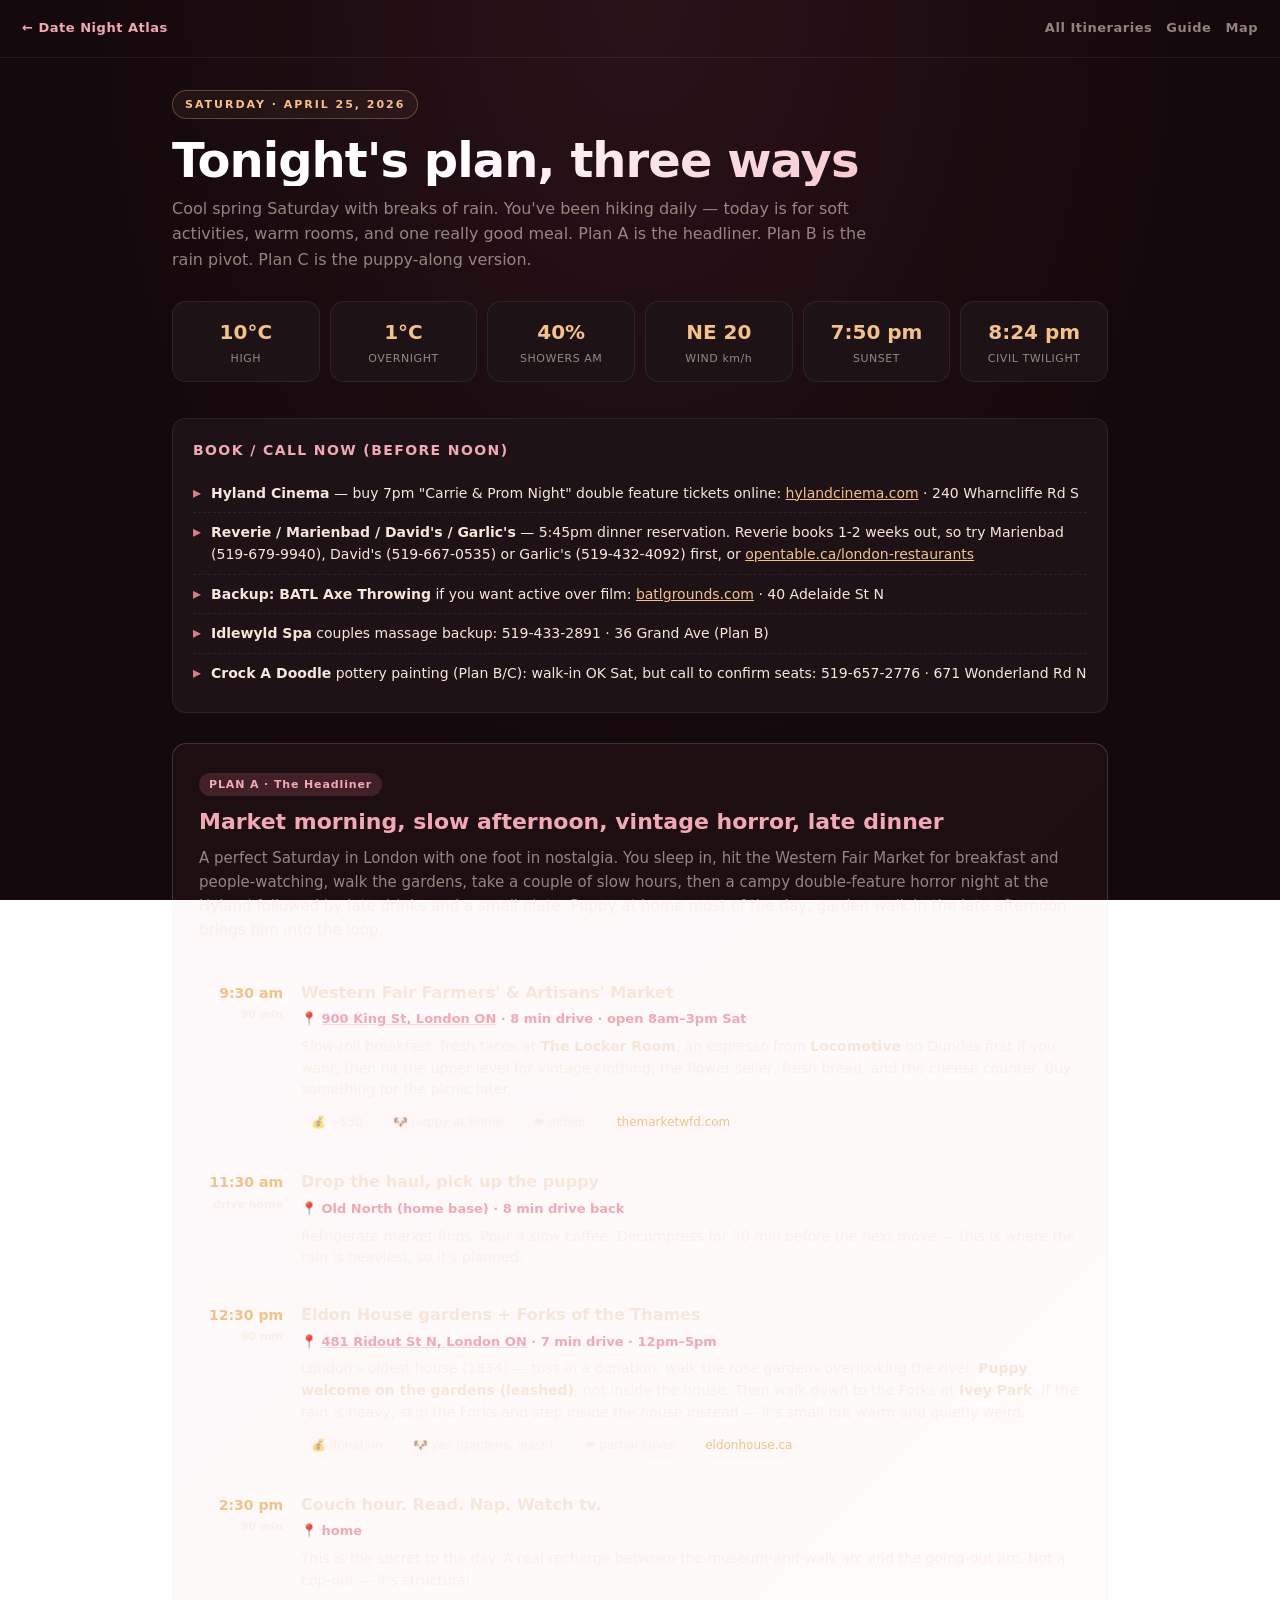
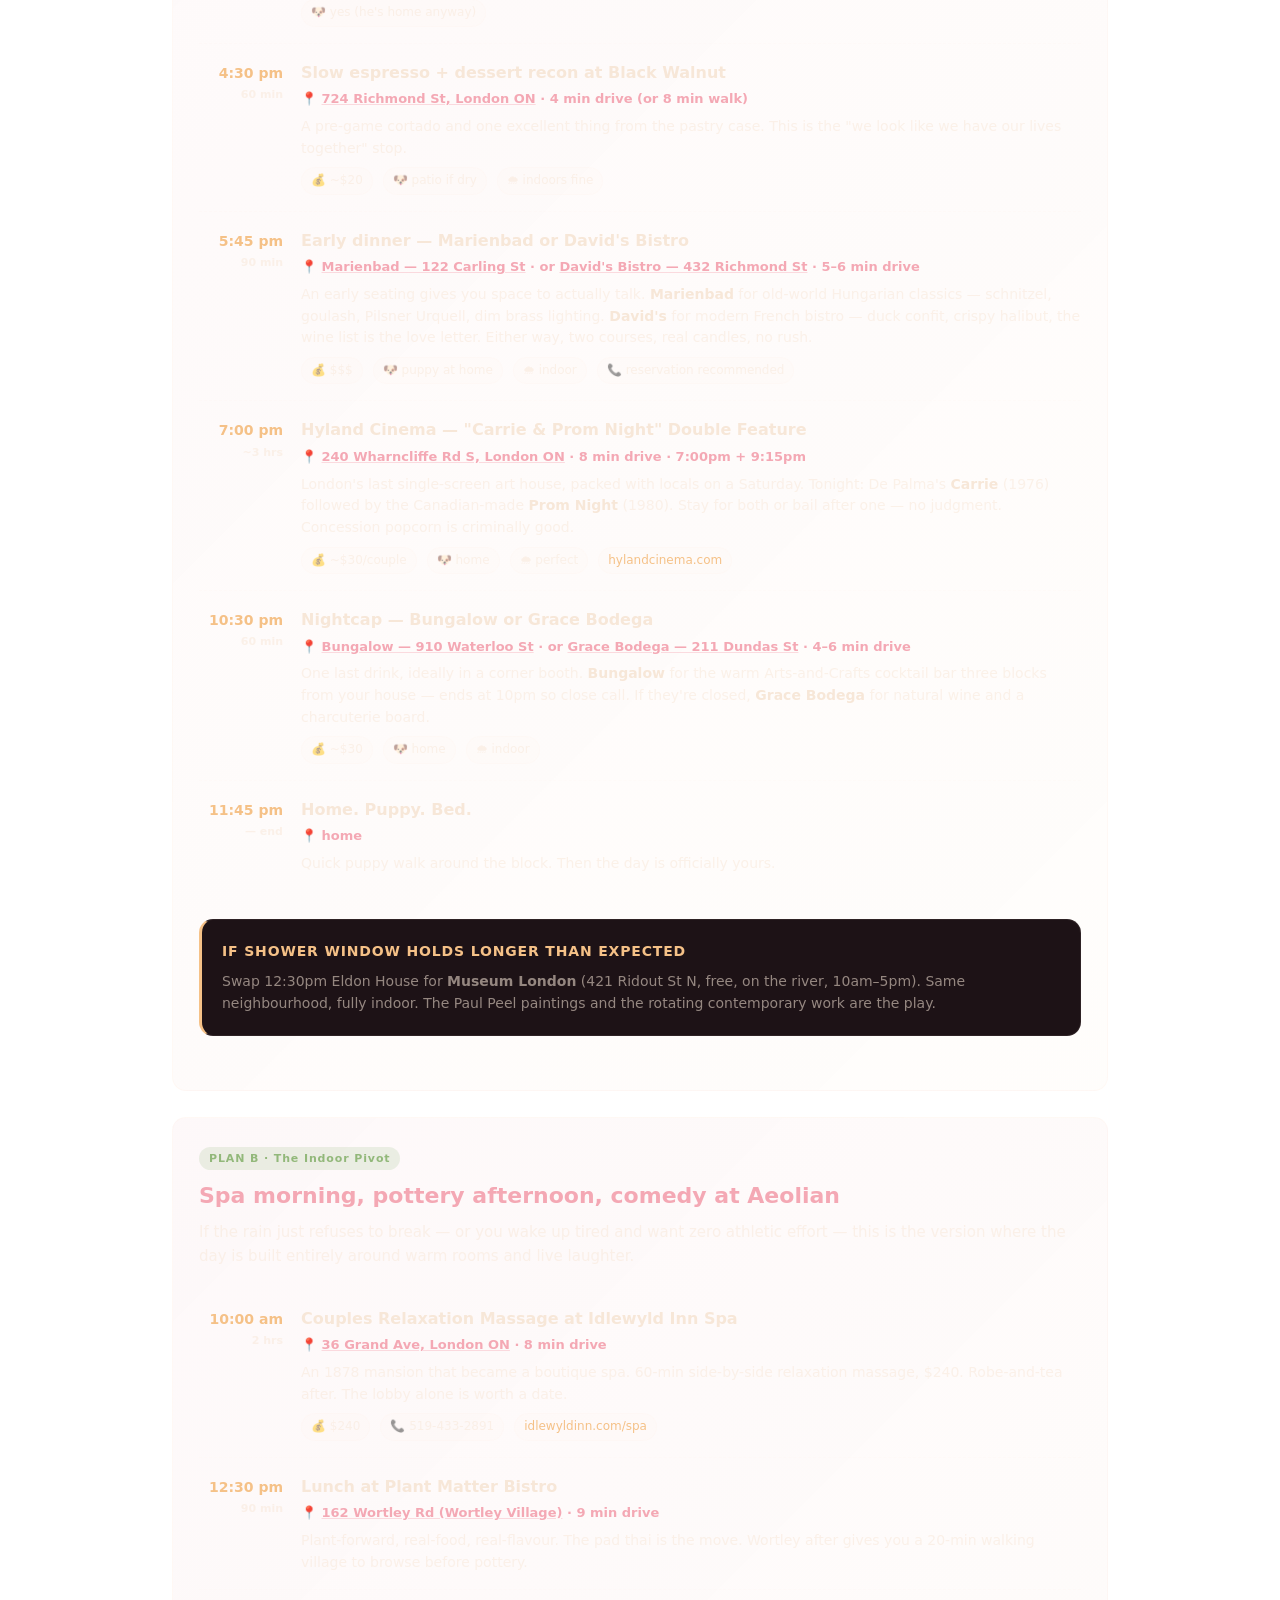
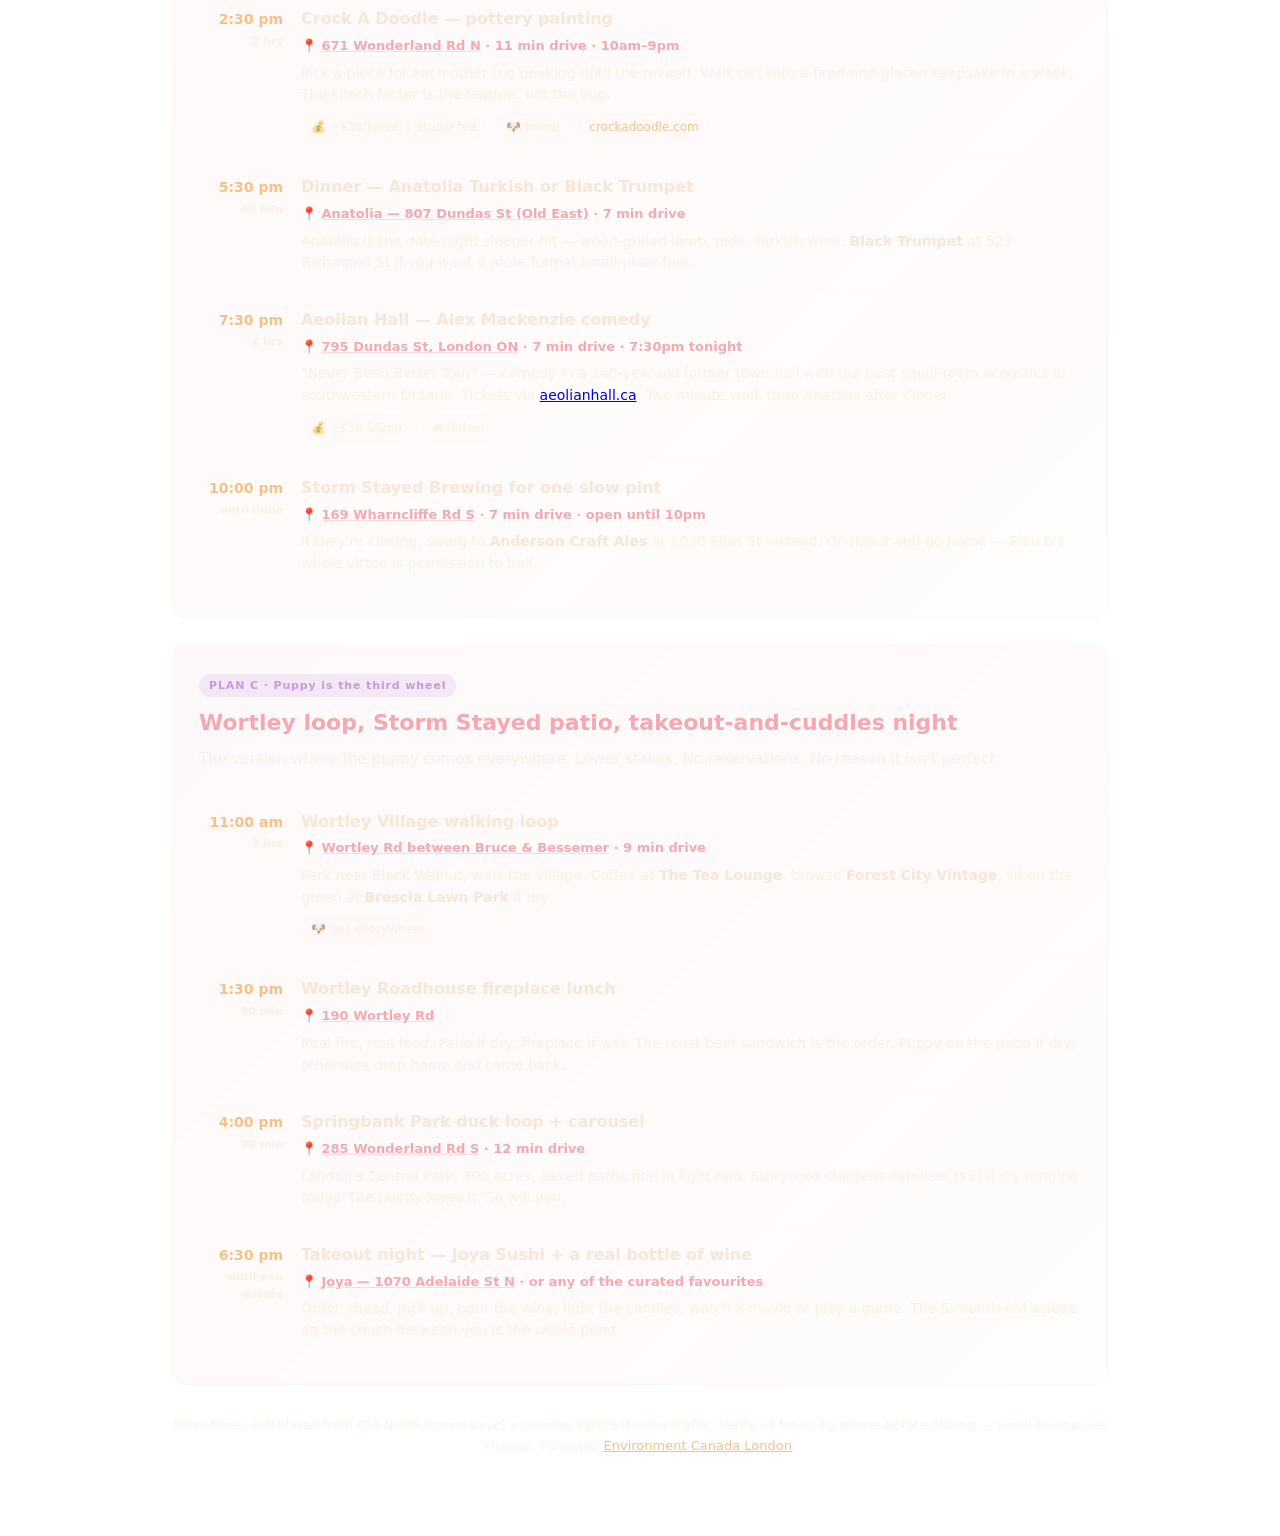
<file: today.html>
<!doctype html>
<html lang="en">
<head>
  <meta charset="utf-8" />
  <meta name="viewport" content="width=device-width, initial-scale=1" />
  <title>Tonight — Sat Apr 25 · Fadi &amp; Nomi</title>
  <style>
    :root {
      --bg: #14090c;
      --surface: #1d1216;
      --surface2: #281a1f;
      --border: rgba(255,228,210,0.08);
      --border2: rgba(255,228,210,0.16);
      --text: #f7e7d8;
      --muted: rgba(247,231,216,0.55);
      --accent: #d4a373;
      --accent2: #f5c187;
      --rose: #e07a8a;
      --rose2: #f4a8b4;
      --burgundy: #7a2438;
      --green: #92b87a;
      --amber: #f5c187;
      --plum: #c69adc;
      --radius: 14px;
    }
    * { margin: 0; padding: 0; box-sizing: border-box; }
    html { scroll-behavior: smooth; }
    body {
      font-family: -apple-system, BlinkMacSystemFont, 'Segoe UI', system-ui, sans-serif;
      background: radial-gradient(ellipse at top, #2a1219 0%, var(--bg) 60%) fixed;
      color: var(--text); line-height: 1.6; min-height: 100vh;
    }
    .nav { padding: 18px 22px; display: flex; gap: 14px; align-items: center; border-bottom: 1px solid var(--border); }
    .nav a { color: var(--muted); text-decoration: none; font-size: 13px; font-weight: 600; letter-spacing: 0.04em; }
    .nav a:hover { color: var(--accent2); }
    .nav .home { color: var(--rose2); margin-right: auto; }

    .container { max-width: 980px; margin: 0 auto; padding: 32px 22px 80px; }

    .hdr { margin-bottom: 28px; }
    .hdr .eyebrow {
      display: inline-block; padding: 5px 12px; border: 1px solid rgba(245,193,135,0.3);
      border-radius: 100px; font-size: 11px; font-weight: 800; letter-spacing: 0.18em;
      color: var(--accent2); text-transform: uppercase; margin-bottom: 16px;
      background: rgba(245,193,135,0.05);
    }
    .hdr h1 {
      font-size: clamp(32px, 5vw, 48px); font-weight: 900; letter-spacing: -0.02em;
      line-height: 1.05; margin-bottom: 10px;
      background: linear-gradient(135deg, #fff 30%, var(--rose2) 100%);
      -webkit-background-clip: text; -webkit-text-fill-color: transparent;
    }
    .hdr p { color: var(--muted); font-size: 16px; max-width: 700px; }

    .weather-strip {
      display: grid; grid-template-columns: repeat(auto-fit, minmax(140px, 1fr));
      gap: 10px; margin: 24px 0 36px;
    }
    .ws-cell {
      background: var(--surface); border: 1px solid var(--border);
      border-radius: var(--radius); padding: 14px; text-align: center;
    }
    .ws-cell .v { font-size: 20px; font-weight: 800; color: var(--accent2); }
    .ws-cell .l { font-size: 11px; color: var(--muted); margin-top: 2px; letter-spacing: 0.05em; }

    .plan {
      background: linear-gradient(135deg, rgba(224,122,138,0.05), rgba(245,193,135,0.03));
      border: 1px solid var(--border2); border-radius: var(--radius);
      padding: 26px; margin-bottom: 26px;
    }
    .plan h2 { font-size: 22px; font-weight: 800; margin-bottom: 6px; color: var(--rose2); }
    .plan .plan-tag { display: inline-block; padding: 3px 10px; border-radius: 100px;
      font-size: 11px; font-weight: 800; letter-spacing: 0.08em;
      background: rgba(224,122,138,0.18); color: var(--rose2); margin-bottom: 8px; }
    .plan-tag.b { background: rgba(146,184,122,0.18); color: var(--green); }
    .plan-tag.c { background: rgba(198,154,220,0.18); color: var(--plum); }
    .plan p.plan-lede { color: var(--muted); margin-bottom: 22px; font-size: 15px; }

    .timeline { display: flex; flex-direction: column; gap: 0; margin-top: 18px; }
    .step {
      display: grid; grid-template-columns: 84px 1fr; gap: 18px;
      padding: 16px 0; border-bottom: 1px dashed var(--border);
    }
    .step:last-child { border-bottom: none; }
    .step .tm {
      font-weight: 800; color: var(--accent2); font-size: 14px;
      text-align: right; padding-top: 2px;
    }
    .step .tm .dur { display: block; font-size: 11px; color: var(--muted); font-weight: 600; margin-top: 2px; }
    .step .body h4 { font-size: 16px; font-weight: 700; margin-bottom: 4px; color: var(--text); }
    .step .body .where { font-size: 13px; color: var(--rose2); margin-bottom: 6px; font-weight: 600; }
    .step .body .where a { color: inherit; text-decoration: underline; text-decoration-color: rgba(244,168,180,0.4); }
    .step .body .desc { color: var(--muted); font-size: 14px; line-height: 1.55; }
    .step .body .desc strong { color: var(--text); }
    .step .body .meta {
      display: flex; flex-wrap: wrap; gap: 10px; margin-top: 8px;
      font-size: 12px; color: var(--muted);
    }
    .step .body .meta span {
      padding: 3px 9px; background: rgba(255,228,210,0.05);
      border-radius: 100px; border: 1px solid var(--border);
    }
    .step .body .meta a { color: var(--accent2); text-decoration: none; }

    .pivot {
      margin: 28px 0; padding: 20px; border-radius: var(--radius);
      background: var(--surface); border: 1px solid var(--border); border-left: 3px solid var(--amber);
    }
    .pivot h4 { color: var(--amber); font-size: 14px; font-weight: 800; letter-spacing: 0.06em; text-transform: uppercase; margin-bottom: 8px; }
    .pivot p { font-size: 14px; color: var(--muted); }

    .booklist {
      background: var(--surface); border: 1px solid var(--border); border-radius: var(--radius);
      padding: 20px; margin-bottom: 30px;
    }
    .booklist h3 { font-size: 14px; font-weight: 800; letter-spacing: 0.1em; color: var(--rose2);
      text-transform: uppercase; margin-bottom: 12px; }
    .booklist ul { list-style: none; }
    .booklist li {
      padding: 8px 0; border-bottom: 1px dashed var(--border); font-size: 14px;
      display: flex; gap: 10px; align-items: flex-start;
    }
    .booklist li:last-child { border-bottom: none; }
    .booklist .check { color: var(--rose); font-weight: 800; font-size: 16px; flex-shrink: 0; line-height: 1.4; }
    .booklist a { color: var(--accent2); }

    @media (max-width: 640px) {
      .step { grid-template-columns: 60px 1fr; gap: 12px; }
      .step .tm { font-size: 13px; }
    }
  </style>
</head>
<body>

  <div class="nav">
    <a class="home" href="./index.html">← Date Night Atlas</a>
    <a href="./itineraries.html">All Itineraries</a>
    <a href="./guide.html">Guide</a>
    <a href="./map.html">Map</a>
  </div>

  <div class="container">

    <div class="hdr">
      <div class="eyebrow">Saturday · April 25, 2026</div>
      <h1>Tonight's plan, three ways</h1>
      <p>Cool spring Saturday with breaks of rain. You've been hiking daily — today is for soft activities, warm rooms, and one really good meal. Plan A is the headliner. Plan B is the rain pivot. Plan C is the puppy-along version.</p>
    </div>

    <!-- Weather strip -->
    <div class="weather-strip">
      <div class="ws-cell"><div class="v">10°C</div><div class="l">HIGH</div></div>
      <div class="ws-cell"><div class="v">1°C</div><div class="l">OVERNIGHT</div></div>
      <div class="ws-cell"><div class="v">40%</div><div class="l">SHOWERS AM</div></div>
      <div class="ws-cell"><div class="v">NE 20</div><div class="l">WIND km/h</div></div>
      <div class="ws-cell"><div class="v">7:50 pm</div><div class="l">SUNSET</div></div>
      <div class="ws-cell"><div class="v">8:24 pm</div><div class="l">CIVIL TWILIGHT</div></div>
    </div>

    <!-- Booking checklist -->
    <div class="booklist">
      <h3>Book / call NOW (before noon)</h3>
      <ul>
        <li><span class="check">▸</span><div><strong>Hyland Cinema</strong> — buy 7pm "Carrie &amp; Prom Night" double feature tickets online: <a href="https://www.hylandcinema.com" target="_blank" rel="noopener">hylandcinema.com</a> · 240 Wharncliffe Rd S</div></li>
        <li><span class="check">▸</span><div><strong>Reverie / Marienbad / David's / Garlic's</strong> — 5:45pm dinner reservation. Reverie books 1-2 weeks out, so try Marienbad (519-679-9940), David's (519-667-0535) or Garlic's (519-432-4092) first, or <a href="https://www.opentable.ca/london-restaurants" target="_blank" rel="noopener">opentable.ca/london-restaurants</a></div></li>
        <li><span class="check">▸</span><div><strong>Backup: BATL Axe Throwing</strong> if you want active over film: <a href="https://batlgrounds.com/axe-throwing-london/" target="_blank" rel="noopener">batlgrounds.com</a> · 40 Adelaide St N</div></li>
        <li><span class="check">▸</span><div><strong>Idlewyld Spa</strong> couples massage backup: 519-433-2891 · 36 Grand Ave (Plan B)</div></li>
        <li><span class="check">▸</span><div><strong>Crock A Doodle</strong> pottery painting (Plan B/C): walk-in OK Sat, but call to confirm seats: 519-657-2776 · 671 Wonderland Rd N</div></li>
      </ul>
    </div>

    <!-- PLAN A -->
    <div class="plan" id="planA">
      <span class="plan-tag">PLAN A · The Headliner</span>
      <h2>Market morning, slow afternoon, vintage horror, late dinner</h2>
      <p class="plan-lede">A perfect Saturday in London with one foot in nostalgia. You sleep in, hit the Western Fair Market for breakfast and people-watching, walk the gardens, take a couple of slow hours, then a campy double-feature horror night at the Hyland followed by late drinks and a small plate. Puppy at home most of the day, garden walk in the late afternoon brings him into the loop.</p>

      <div class="timeline">
        <div class="step">
          <div class="tm">9:30 am<span class="dur">90 min</span></div>
          <div class="body">
            <h4>Western Fair Farmers' &amp; Artisans' Market</h4>
            <div class="where">📍 <a href="https://www.google.com/maps/search/?api=1&query=900+King+St+London+ON" target="_blank" rel="noopener">900 King St, London ON</a> · 8 min drive · open 8am–3pm Sat</div>
            <div class="desc">Slow-roll breakfast: fresh tacos at <strong>The Locker Room</strong>, an espresso from <strong>Locomotive</strong> on Dundas first if you want, then hit the upper level for vintage clothing, the flower seller, fresh bread, and the cheese counter. Buy something for the picnic later.</div>
            <div class="meta">
              <span>💰 ~$30</span>
              <span>🐶 puppy at home</span>
              <span>🌧 indoor</span>
              <span><a href="https://themarketwfd.com/" target="_blank" rel="noopener">themarketwfd.com</a></span>
            </div>
          </div>
        </div>

        <div class="step">
          <div class="tm">11:30 am<span class="dur">drive home</span></div>
          <div class="body">
            <h4>Drop the haul, pick up the puppy</h4>
            <div class="where">📍 Old North (home base) · 8 min drive back</div>
            <div class="desc">Refrigerate market finds. Pour a slow coffee. Decompress for 30 min before the next move — this is where the rain is heaviest, so it's planned.</div>
          </div>
        </div>

        <div class="step">
          <div class="tm">12:30 pm<span class="dur">90 min</span></div>
          <div class="body">
            <h4>Eldon House gardens + Forks of the Thames</h4>
            <div class="where">📍 <a href="https://www.google.com/maps/search/?api=1&query=481+Ridout+St+N+London+ON" target="_blank" rel="noopener">481 Ridout St N, London ON</a> · 7 min drive · 12pm–5pm</div>
            <div class="desc">London's oldest house (1834) — toss in a donation, walk the rose gardens overlooking the river. <strong>Puppy welcome on the gardens (leashed)</strong>, not inside the house. Then walk down to the Forks at <strong>Ivey Park</strong>. If the rain is heavy, skip the Forks and step inside the house instead — it's small but warm and quietly weird.</div>
            <div class="meta">
              <span>💰 donation</span>
              <span>🐶 yes (gardens, leash)</span>
              <span>🌧 partial cover</span>
              <span><a href="https://eldonhouse.ca/" target="_blank" rel="noopener">eldonhouse.ca</a></span>
            </div>
          </div>
        </div>

        <div class="step">
          <div class="tm">2:30 pm<span class="dur">90 min</span></div>
          <div class="body">
            <h4>Couch hour. Read. Nap. Watch tv.</h4>
            <div class="where">📍 home</div>
            <div class="desc">This is the secret to the day. A real recharge between the museum-and-walk arc and the going-out arc. Not a cop-out — it's structural.</div>
            <div class="meta"><span>🐶 yes (he's home anyway)</span></div>
          </div>
        </div>

        <div class="step">
          <div class="tm">4:30 pm<span class="dur">60 min</span></div>
          <div class="body">
            <h4>Slow espresso + dessert recon at Black Walnut</h4>
            <div class="where">📍 <a href="https://www.google.com/maps/search/?api=1&query=724+Richmond+St+London+ON" target="_blank" rel="noopener">724 Richmond St, London ON</a> · 4 min drive (or 8 min walk)</div>
            <div class="desc">A pre-game cortado and one excellent thing from the pastry case. This is the "we look like we have our lives together" stop.</div>
            <div class="meta">
              <span>💰 ~$20</span>
              <span>🐶 patio if dry</span>
              <span>🌧 indoors fine</span>
            </div>
          </div>
        </div>

        <div class="step">
          <div class="tm">5:45 pm<span class="dur">90 min</span></div>
          <div class="body">
            <h4>Early dinner — Marienbad or David's Bistro</h4>
            <div class="where">📍 <a href="https://www.google.com/maps/search/?api=1&query=122+Carling+St+London+ON" target="_blank" rel="noopener">Marienbad — 122 Carling St</a> · or <a href="https://www.google.com/maps/search/?api=1&query=432+Richmond+St+London+ON" target="_blank" rel="noopener">David's Bistro — 432 Richmond St</a> · 5–6 min drive</div>
            <div class="desc">An early seating gives you space to actually talk. <strong>Marienbad</strong> for old-world Hungarian classics — schnitzel, goulash, Pilsner Urquell, dim brass lighting. <strong>David's</strong> for modern French bistro — duck confit, crispy halibut, the wine list is the love letter. Either way, two courses, real candles, no rush.</div>
            <div class="meta">
              <span>💰 $$$</span>
              <span>🐶 puppy at home</span>
              <span>🌧 indoor</span>
              <span>📞 reservation recommended</span>
            </div>
          </div>
        </div>

        <div class="step">
          <div class="tm">7:00 pm<span class="dur">~3 hrs</span></div>
          <div class="body">
            <h4>Hyland Cinema — "Carrie &amp; Prom Night" Double Feature</h4>
            <div class="where">📍 <a href="https://www.google.com/maps/search/?api=1&query=240+Wharncliffe+Rd+S+London+ON" target="_blank" rel="noopener">240 Wharncliffe Rd S, London ON</a> · 8 min drive · 7:00pm + 9:15pm</div>
            <div class="desc">London's last single-screen art house, packed with locals on a Saturday. Tonight: De Palma's <strong>Carrie</strong> (1976) followed by the Canadian-made <strong>Prom Night</strong> (1980). Stay for both or bail after one — no judgment. Concession popcorn is criminally good.</div>
            <div class="meta">
              <span>💰 ~$30/couple</span>
              <span>🐶 home</span>
              <span>🌧 perfect</span>
              <span><a href="https://www.hylandcinema.com" target="_blank" rel="noopener">hylandcinema.com</a></span>
            </div>
          </div>
        </div>

        <div class="step">
          <div class="tm">10:30 pm<span class="dur">60 min</span></div>
          <div class="body">
            <h4>Nightcap — Bungalow or Grace Bodega</h4>
            <div class="where">📍 <a href="https://www.google.com/maps/search/?api=1&query=Bungalow+910+Waterloo+St+London+ON" target="_blank" rel="noopener">Bungalow — 910 Waterloo St</a> · or <a href="https://www.google.com/maps/search/?api=1&query=Grace+Bodega+211+Dundas+St+London+ON" target="_blank" rel="noopener">Grace Bodega — 211 Dundas St</a> · 4–6 min drive</div>
            <div class="desc">One last drink, ideally in a corner booth. <strong>Bungalow</strong> for the warm Arts-and-Crafts cocktail bar three blocks from your house — ends at 10pm so close call. If they're closed, <strong>Grace Bodega</strong> for natural wine and a charcuterie board.</div>
            <div class="meta">
              <span>💰 ~$30</span>
              <span>🐶 home</span>
              <span>🌧 indoor</span>
            </div>
          </div>
        </div>

        <div class="step">
          <div class="tm">11:45 pm<span class="dur">— end</span></div>
          <div class="body">
            <h4>Home. Puppy. Bed.</h4>
            <div class="where">📍 home</div>
            <div class="desc">Quick puppy walk around the block. Then the day is officially yours.</div>
          </div>
        </div>
      </div>

      <div class="pivot">
        <h4>If shower window holds longer than expected</h4>
        <p>Swap 12:30pm Eldon House for <strong>Museum London</strong> (421 Ridout St N, free, on the river, 10am–5pm). Same neighbourhood, fully indoor. The Paul Peel paintings and the rotating contemporary work are the play.</p>
      </div>
    </div>

    <!-- PLAN B -->
    <div class="plan" id="planB">
      <span class="plan-tag b">PLAN B · The Indoor Pivot</span>
      <h2>Spa morning, pottery afternoon, comedy at Aeolian</h2>
      <p class="plan-lede">If the rain just refuses to break — or you wake up tired and want zero athletic effort — this is the version where the day is built entirely around warm rooms and live laughter.</p>

      <div class="timeline">
        <div class="step">
          <div class="tm">10:00 am<span class="dur">2 hrs</span></div>
          <div class="body">
            <h4>Couples Relaxation Massage at Idlewyld Inn Spa</h4>
            <div class="where">📍 <a href="https://www.google.com/maps/search/?api=1&query=36+Grand+Ave+London+ON" target="_blank" rel="noopener">36 Grand Ave, London ON</a> · 8 min drive</div>
            <div class="desc">An 1878 mansion that became a boutique spa. 60-min side-by-side relaxation massage, $240. Robe-and-tea after. The lobby alone is worth a date.</div>
            <div class="meta">
              <span>💰 $240</span>
              <span>📞 519-433-2891</span>
              <span><a href="https://www.idlewyldinn.com/spa/" target="_blank" rel="noopener">idlewyldinn.com/spa</a></span>
            </div>
          </div>
        </div>

        <div class="step">
          <div class="tm">12:30 pm<span class="dur">90 min</span></div>
          <div class="body">
            <h4>Lunch at Plant Matter Bistro</h4>
            <div class="where">📍 <a href="https://www.google.com/maps/search/?api=1&query=162+Wortley+Rd+London+ON" target="_blank" rel="noopener">162 Wortley Rd (Wortley Village)</a> · 9 min drive</div>
            <div class="desc">Plant-forward, real-food, real-flavour. The pad thai is the move. Wortley after gives you a 20-min walking village to browse before pottery.</div>
          </div>
        </div>

        <div class="step">
          <div class="tm">2:30 pm<span class="dur">2 hrs</span></div>
          <div class="body">
            <h4>Crock A Doodle — pottery painting</h4>
            <div class="where">📍 <a href="https://www.google.com/maps/search/?api=1&query=671+Wonderland+Rd+N+London+ON" target="_blank" rel="noopener">671 Wonderland Rd N</a> · 11 min drive · 10am–9pm</div>
            <div class="desc">Pick a piece for each other (no peeking until the reveal). Walk out with a fired-and-glazed keepsake in a week. The kitsch factor is the feature, not the bug.</div>
            <div class="meta">
              <span>💰 ~$30/piece + studio fee</span>
              <span>🐶 home</span>
              <span><a href="https://crockadoodle.com/london-north/" target="_blank" rel="noopener">crockadoodle.com</a></span>
            </div>
          </div>
        </div>

        <div class="step">
          <div class="tm">5:30 pm<span class="dur">90 min</span></div>
          <div class="body">
            <h4>Dinner — Anatolia Turkish or Black Trumpet</h4>
            <div class="where">📍 <a href="https://www.google.com/maps/search/?api=1&query=807+Dundas+St+London+ON" target="_blank" rel="noopener">Anatolia — 807 Dundas St (Old East)</a> · 7 min drive</div>
            <div class="desc">Anatolia is the date-night sleeper hit — wood-grilled lamb, pide, Turkish wine. <strong>Black Trumpet</strong> at 523 Richmond St if you want a more formal small-plate feel.</div>
          </div>
        </div>

        <div class="step">
          <div class="tm">7:30 pm<span class="dur">2 hrs</span></div>
          <div class="body">
            <h4>Aeolian Hall — Alex Mackenzie comedy</h4>
            <div class="where">📍 <a href="https://www.google.com/maps/search/?api=1&query=795+Dundas+St+London+ON" target="_blank" rel="noopener">795 Dundas St, London ON</a> · 7 min drive · 7:30pm tonight</div>
            <div class="desc">"Never Been Better Tour" — comedy in a 140-year-old former town hall with the best small-room acoustics in southwestern Ontario. Tickets via <a href="https://aeolianhall.ca/events/" target="_blank" rel="noopener">aeolianhall.ca</a>. Two minute walk from Anatolia after dinner.</div>
            <div class="meta"><span>💰 ~$30-50/pp</span><span>🌧 indoor</span></div>
          </div>
        </div>

        <div class="step">
          <div class="tm">10:00 pm<span class="dur">until done</span></div>
          <div class="body">
            <h4>Storm Stayed Brewing for one slow pint</h4>
            <div class="where">📍 <a href="https://www.google.com/maps/search/?api=1&query=169+Wharncliffe+Rd+S+London+ON" target="_blank" rel="noopener">169 Wharncliffe Rd S</a> · 7 min drive · open until 10pm</div>
            <div class="desc">If they're closing, swing to <strong>Anderson Craft Ales</strong> at 1030 Elias St instead. Or skip it and go home — Plan B's whole virtue is permission to bail.</div>
          </div>
        </div>
      </div>
    </div>

    <!-- PLAN C -->
    <div class="plan" id="planC">
      <span class="plan-tag c">PLAN C · Puppy is the third wheel</span>
      <h2>Wortley loop, Storm Stayed patio, takeout-and-cuddles night</h2>
      <p class="plan-lede">The version where the puppy comes everywhere. Lower stakes. No reservations. No reason it isn't perfect.</p>

      <div class="timeline">
        <div class="step">
          <div class="tm">11:00 am<span class="dur">2 hrs</span></div>
          <div class="body">
            <h4>Wortley Village walking loop</h4>
            <div class="where">📍 <a href="https://www.google.com/maps/search/?api=1&query=Wortley+Village+London+ON" target="_blank" rel="noopener">Wortley Rd between Bruce &amp; Bessemer</a> · 9 min drive</div>
            <div class="desc">Park near Black Walnut, walk the village. Coffee at <strong>The Tea Lounge</strong>, browse <strong>Forest City Vintage</strong>, sit on the green at <strong>Brescia Lawn Park</strong> if dry.</div>
            <div class="meta"><span>🐶 yes everywhere</span></div>
          </div>
        </div>

        <div class="step">
          <div class="tm">1:30 pm<span class="dur">90 min</span></div>
          <div class="body">
            <h4>Wortley Roadhouse fireplace lunch</h4>
            <div class="where">📍 <a href="https://www.google.com/maps/search/?api=1&query=190+Wortley+Rd+London+ON" target="_blank" rel="noopener">190 Wortley Rd</a></div>
            <div class="desc">Real fire, real food. Patio if dry, fireplace if wet. The roast beef sandwich is the order. Puppy on the patio if dry; otherwise drop home and come back.</div>
          </div>
        </div>

        <div class="step">
          <div class="tm">4:00 pm<span class="dur">90 min</span></div>
          <div class="body">
            <h4>Springbank Park duck loop + carousel</h4>
            <div class="where">📍 <a href="https://www.google.com/maps/search/?api=1&query=285+Wonderland+Rd+S+London+ON" target="_blank" rel="noopener">285 Wonderland Rd S</a> · 12 min drive</div>
            <div class="desc">London's Central Park, 300 acres, paved paths fine in light rain. Storybook Gardens carousel ($5) if it's running today. The puppy loves it. So will you.</div>
          </div>
        </div>

        <div class="step">
          <div class="tm">6:30 pm<span class="dur">until you decide</span></div>
          <div class="body">
            <h4>Takeout night — Joya Sushi + a real bottle of wine</h4>
            <div class="where">📍 <a href="https://www.google.com/maps/search/?api=1&query=Joya+Sushi+London+ON" target="_blank" rel="noopener">Joya — 1070 Adelaide St N</a> · or any of the curated favourites</div>
            <div class="desc">Order ahead, pick up, pour the wine, light the candles, watch a movie or play a game. The 5-month-old asleep on the couch between you is the whole point.</div>
          </div>
        </div>
      </div>
    </div>

    <p style="color:var(--muted);font-size:13px;margin-top:30px;text-align:center;">
      Drive times calculated from Old North (home base) assuming light Saturday traffic. Verify all hours by phone before driving — small businesses change. Forecast: <a href="https://weather.gc.ca/en/location/index.html?coords=42.982,-81.249" target="_blank" rel="noopener" style="color:var(--accent2);">Environment Canada London</a>.
    </p>

  </div>
</body>
</html>
</file>
<file: assets/style.css>
/* ============================================================
   FADI & NOMI — DATE NIGHT ATLAS
   Editorial / heritage spread.
   Cream parchment · rust ink · faded gold · forest sage · dusk plum
   ============================================================ */

@import url('https://fonts.googleapis.com/css2?family=Fraunces:ital,opsz,wght@0,9..144,300..900;1,9..144,300..900&family=Manrope:wght@300..800&family=JetBrains+Mono:wght@400;500;700&display=swap');

:root {
  /* Palette — warm cream paper with ink + rust accents */
  --paper:        #f3ead7;
  --paper-2:      #ede0c4;
  --paper-3:      #e3d2af;
  --ink:          #1c1612;
  --ink-2:        #3a2e25;
  --muted:        #6c5b48;
  --rule:         #c8b48f;
  --rule-soft:    #d9c8a4;

  --rust:         #a8412a;
  --rust-deep:    #802e1d;
  --gold:         #b18d4a;
  --gold-soft:    #d8b97a;
  --forest:       #3d4d33;
  --plum:         #6e3a4d;
  --rose:         #c47b80;

  /* Type */
  --serif: 'Fraunces', 'Cormorant Garamond', Georgia, serif;
  --sans:  'Manrope', -apple-system, BlinkMacSystemFont, system-ui, sans-serif;
  --mono:  'JetBrains Mono', 'IBM Plex Mono', ui-monospace, Menlo, monospace;

  /* Scale */
  --r-sm: 6px;
  --r:    10px;
  --r-lg: 16px;

  /* Page measure */
  --measure: 68rem;
  --reading: 38rem;
}

* { margin: 0; padding: 0; box-sizing: border-box; }
html { scroll-behavior: smooth; }
body {
  font-family: var(--sans);
  font-size: 16px;
  line-height: 1.6;
  color: var(--ink);
  background: var(--paper);
  background-image:
    radial-gradient(ellipse 1200px 600px at 20% -10%, rgba(168,65,42,0.06), transparent 60%),
    radial-gradient(ellipse 800px 500px at 100% 30%, rgba(177,141,74,0.07), transparent 60%);
  -webkit-font-smoothing: antialiased;
  text-rendering: optimizeLegibility;
}

/* Subtle paper grain */
body::before {
  content: '';
  position: fixed; inset: 0;
  pointer-events: none; z-index: 1;
  opacity: 0.55;
  mix-blend-mode: multiply;
  background-image: url("data:image/svg+xml;utf8,<svg xmlns='http://www.w3.org/2000/svg' width='240' height='240'><filter id='n'><feTurbulence type='fractalNoise' baseFrequency='0.85' numOctaves='2' stitchTiles='stitch'/><feColorMatrix values='0 0 0 0 0.1 0 0 0 0 0.08 0 0 0 0 0.06 0 0 0 0.06 0'/></filter><rect width='100%25' height='100%25' filter='url(%23n)'/></svg>");
}

/* ============== TYPOGRAPHY ============== */

.eyebrow {
  font-family: var(--mono);
  font-size: 11px;
  font-weight: 500;
  letter-spacing: 0.18em;
  text-transform: uppercase;
  color: var(--rust);
}

h1, h2, h3, h4 {
  font-family: var(--serif);
  font-weight: 500;
  letter-spacing: -0.015em;
  line-height: 1.05;
  color: var(--ink);
}
h1 { font-size: clamp(56px, 9vw, 120px); font-weight: 400; letter-spacing: -0.035em; }
h2 { font-size: clamp(36px, 5vw, 56px); font-weight: 400; letter-spacing: -0.025em; }
h3 { font-size: clamp(22px, 2.4vw, 30px); font-weight: 500; letter-spacing: -0.01em; }
h4 { font-size: 18px; font-weight: 600; letter-spacing: -0.005em; }
.italic { font-style: italic; }

.lede {
  font-family: var(--serif);
  font-size: clamp(20px, 2vw, 26px);
  font-weight: 300;
  line-height: 1.4;
  color: var(--ink-2);
  max-width: var(--reading);
}
.lede-large {
  font-family: var(--serif);
  font-size: clamp(24px, 2.6vw, 36px);
  font-weight: 300;
  line-height: 1.35;
  color: var(--ink);
}

p { font-size: 16px; line-height: 1.65; color: var(--ink-2); max-width: var(--reading); }
.tight p { line-height: 1.5; }

a { color: var(--rust); text-decoration: underline; text-decoration-color: rgba(168,65,42,0.35); text-decoration-thickness: 1px; text-underline-offset: 3px; transition: 0.15s; }
a:hover { color: var(--rust-deep); text-decoration-color: var(--rust); }

/* drop cap */
.dropcap::first-letter {
  font-family: var(--serif);
  font-weight: 400;
  font-size: 5em;
  line-height: 0.8;
  float: left;
  margin: 0.05em 0.12em -0.1em 0;
  color: var(--rust);
  font-style: italic;
}

/* pull quote */
.pull {
  border-top: 1px solid var(--rule);
  border-bottom: 1px solid var(--rule);
  padding: 22px 0;
  margin: 36px 0;
  font-family: var(--serif);
  font-style: italic;
  font-weight: 300;
  font-size: clamp(22px, 2.4vw, 30px);
  line-height: 1.35;
  color: var(--ink);
}
.pull cite {
  display: block;
  margin-top: 12px;
  font-style: normal;
  font-family: var(--mono);
  font-size: 11px;
  letter-spacing: 0.18em;
  text-transform: uppercase;
  color: var(--rust);
}

/* leader dots — printed menu style */
.leader { display: flex; align-items: baseline; gap: 8px; padding: 4px 0; }
.leader .l { flex: 1; border-bottom: 1px dotted var(--rule); transform: translateY(-3px); }
.leader .v { font-family: var(--mono); font-size: 13px; color: var(--ink); }
.leader .k { font-size: 14px; color: var(--ink-2); }

/* ============== LAYOUT ============== */

.container { max-width: var(--measure); margin: 0 auto; padding: 0 28px; position: relative; z-index: 2; }
.container--wide { max-width: 96rem; }
.container--narrow { max-width: 48rem; }

section { padding: 80px 0; position: relative; }
section + section { border-top: 1px solid var(--rule); }
@media (max-width: 720px) { section { padding: 56px 0; } }

.grid { display: grid; gap: 28px; }
.grid-12 { grid-template-columns: repeat(12, 1fr); }
.col-7 { grid-column: span 7; }
.col-5 { grid-column: span 5; }
.col-6 { grid-column: span 6; }
.col-8 { grid-column: span 8; }
.col-4 { grid-column: span 4; }
.col-3 { grid-column: span 3; }
.col-9 { grid-column: span 9; }
.col-12 { grid-column: span 12; }
@media (max-width: 900px) {
  .col-7, .col-5, .col-6, .col-8, .col-4, .col-3, .col-9 { grid-column: span 12; }
}

/* ============== NAV ============== */

.topnav {
  position: sticky; top: 0; z-index: 50;
  background: rgba(243, 234, 215, 0.92);
  backdrop-filter: blur(8px);
  border-bottom: 1px solid var(--rule);
}
.topnav-inner {
  max-width: var(--measure); margin: 0 auto;
  padding: 14px 28px;
  display: flex; align-items: center; gap: 24px;
}
.topnav-mark {
  font-family: var(--serif);
  font-style: italic;
  font-weight: 400;
  font-size: 18px;
  color: var(--rust);
  letter-spacing: -0.01em;
  text-decoration: none;
}
.topnav-mark::before { content: '◆ '; color: var(--gold); font-style: normal; }
.topnav-links {
  display: flex; gap: 22px; margin-left: auto;
  font-family: var(--mono); font-size: 11px; font-weight: 500;
  letter-spacing: 0.16em; text-transform: uppercase;
}
.topnav-links a {
  color: var(--ink-2); text-decoration: none;
  padding: 4px 0; border-bottom: 1px solid transparent;
  transition: 0.15s;
}
.topnav-links a:hover, .topnav-links a.active { color: var(--rust); border-color: var(--rust); }

@media (max-width: 720px) {
  .topnav-links { gap: 14px; font-size: 10px; }
  .topnav-mark { font-size: 16px; }
}

/* ============== UTILITY ============== */

.divider {
  display: flex; align-items: center; gap: 14px;
  margin: 24px 0;
  font-family: var(--mono); font-size: 11px; letter-spacing: 0.18em;
  text-transform: uppercase; color: var(--rust);
}
.divider::before, .divider::after { content: ''; flex: 1; height: 1px; background: var(--rule); }

.tag {
  display: inline-block;
  padding: 3px 10px;
  font-family: var(--mono); font-size: 10px;
  font-weight: 500; letter-spacing: 0.14em;
  text-transform: uppercase;
  border: 1px solid var(--rule);
  border-radius: 100px;
  color: var(--ink-2);
  background: var(--paper-2);
}
.tag--rust   { color: var(--rust); border-color: rgba(168,65,42,0.35); background: rgba(168,65,42,0.08); }
.tag--gold   { color: var(--gold); border-color: rgba(177,141,74,0.4); background: rgba(177,141,74,0.08); }
.tag--forest { color: var(--forest); border-color: rgba(61,77,51,0.35); background: rgba(61,77,51,0.07); }
.tag--plum   { color: var(--plum); border-color: rgba(110,58,77,0.35); background: rgba(110,58,77,0.07); }

.btn {
  display: inline-flex; align-items: center; gap: 8px;
  padding: 14px 22px;
  font-family: var(--mono); font-size: 12px; font-weight: 600;
  letter-spacing: 0.16em; text-transform: uppercase;
  border-radius: 100px; border: 1px solid var(--ink); background: var(--ink); color: var(--paper);
  text-decoration: none; transition: 0.15s; cursor: pointer;
}
.btn:hover { background: var(--rust); border-color: var(--rust); color: var(--paper); transform: translate(-1px, -1px); }
.btn--ghost { background: transparent; color: var(--ink); }
.btn--ghost:hover { background: var(--ink); color: var(--paper); }
.btn--rust { background: var(--rust); border-color: var(--rust); }

/* ============== HERO ============== */

.hero {
  padding: 80px 0 60px;
  position: relative;
}
.hero-grid { display: grid; grid-template-columns: 1.1fr 1fr; gap: 40px; align-items: end; }
@media (max-width: 900px) { .hero-grid { grid-template-columns: 1fr; gap: 24px; } }

.hero-headline {
  font-family: var(--serif);
  font-size: clamp(70px, 12vw, 180px);
  font-weight: 300;
  line-height: 0.86;
  letter-spacing: -0.045em;
  color: var(--ink);
}
.hero-headline em { font-style: italic; font-weight: 300; color: var(--rust); }
.hero-headline .amp {
  font-family: var(--serif); font-style: italic; font-weight: 300;
  color: var(--gold);
}
.hero-meta {
  font-family: var(--mono); font-size: 11px; letter-spacing: 0.2em;
  text-transform: uppercase; color: var(--rust);
  display: flex; gap: 14px; flex-wrap: wrap;
  padding-bottom: 14px; border-bottom: 1px solid var(--rule);
  margin-bottom: 24px;
}

.hero-image {
  aspect-ratio: 4/5;
  background-size: cover; background-position: center;
  border: 1px solid var(--rule);
  position: relative;
  filter: sepia(0.05) saturate(0.95);
}
.hero-image::after {
  content: ''; position: absolute; inset: 0;
  background: linear-gradient(180deg, transparent 60%, rgba(28,22,18,0.25));
}

/* ============== CARDS ============== */

.card {
  display: block;
  background: var(--paper-2);
  border: 1px solid var(--rule);
  border-radius: var(--r);
  padding: 0;
  overflow: hidden;
  transition: transform 0.2s, box-shadow 0.2s;
  text-decoration: none;
  color: inherit;
  position: relative;
}
.card:hover { transform: translate(-2px, -2px); box-shadow: 4px 4px 0 var(--ink); }
.card-image {
  aspect-ratio: 16/10;
  background-size: cover; background-position: center;
  border-bottom: 1px solid var(--rule);
  filter: sepia(0.04);
}
.card-body { padding: 18px 20px 20px; }
.card-eyebrow {
  font-family: var(--mono); font-size: 10px; font-weight: 500;
  letter-spacing: 0.18em; text-transform: uppercase;
  color: var(--rust); margin-bottom: 8px;
}
.card-title { font-family: var(--serif); font-size: 22px; font-weight: 400; line-height: 1.15; margin-bottom: 6px; }
.card-desc { font-size: 14px; color: var(--ink-2); line-height: 1.55; }
.card-meta {
  margin-top: 14px; padding-top: 12px;
  border-top: 1px dashed var(--rule);
  display: flex; flex-wrap: wrap; gap: 10px;
  font-family: var(--mono); font-size: 11px; color: var(--muted);
}

/* number stamp */
.stamp {
  position: absolute; top: 14px; left: 14px; z-index: 2;
  font-family: var(--serif); font-style: italic; font-weight: 400;
  font-size: 28px; line-height: 1;
  color: var(--paper); text-shadow: 0 0 18px rgba(0,0,0,0.4);
  padding: 8px 14px;
  background: rgba(28,22,18,0.55);
  backdrop-filter: blur(4px);
  border-radius: 100px;
  border: 1px solid rgba(243,234,215,0.3);
}

/* ============== FOOTER ============== */

footer {
  padding: 60px 28px 50px;
  background: var(--ink);
  color: var(--paper-3);
  border-top: 1px solid var(--rust);
}
footer .container { display: flex; flex-wrap: wrap; gap: 28px; justify-content: space-between; align-items: flex-end; }
footer h4 { color: var(--paper); font-family: var(--serif); font-size: 28px; }
footer p { color: rgba(243,234,215,0.65); font-size: 13px; max-width: 36rem; }
footer .footer-meta { font-family: var(--mono); font-size: 11px; letter-spacing: 0.16em; text-transform: uppercase; color: var(--gold-soft); }
footer a { color: var(--gold-soft); }
</file>
